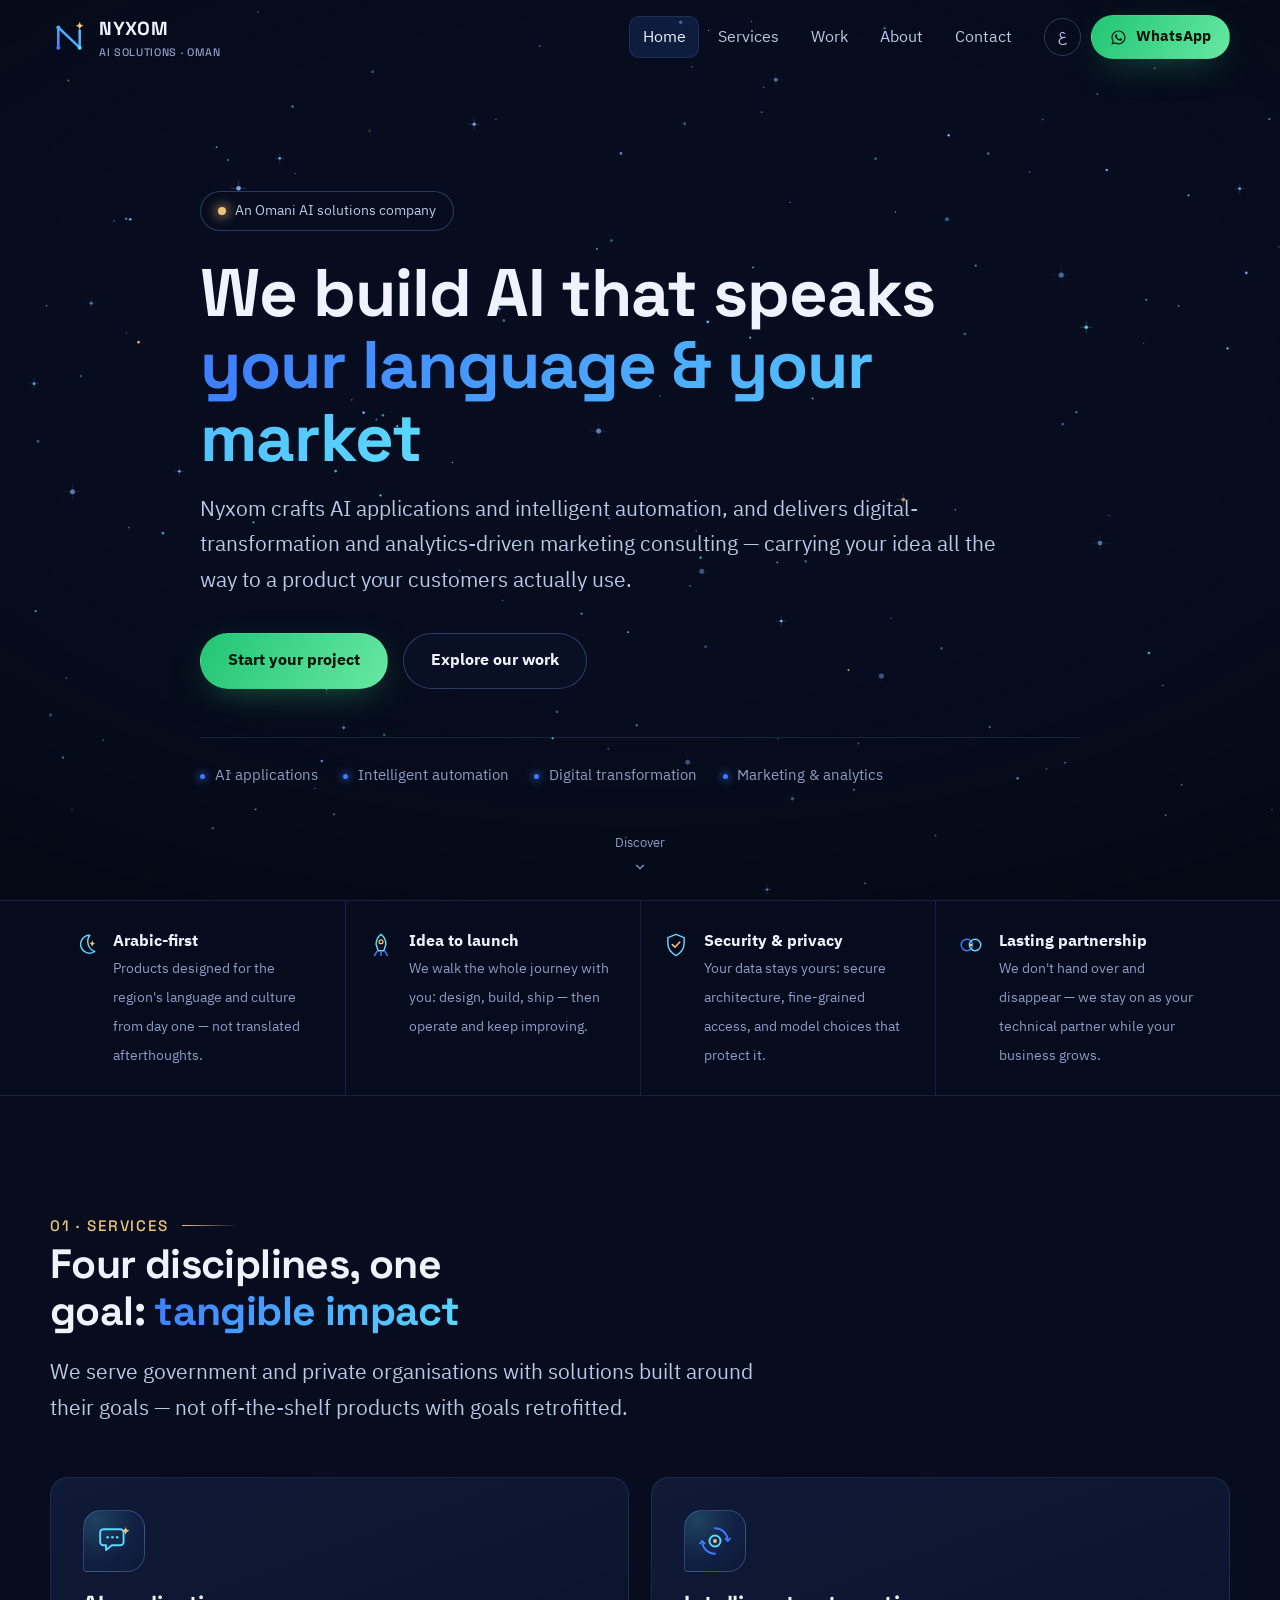
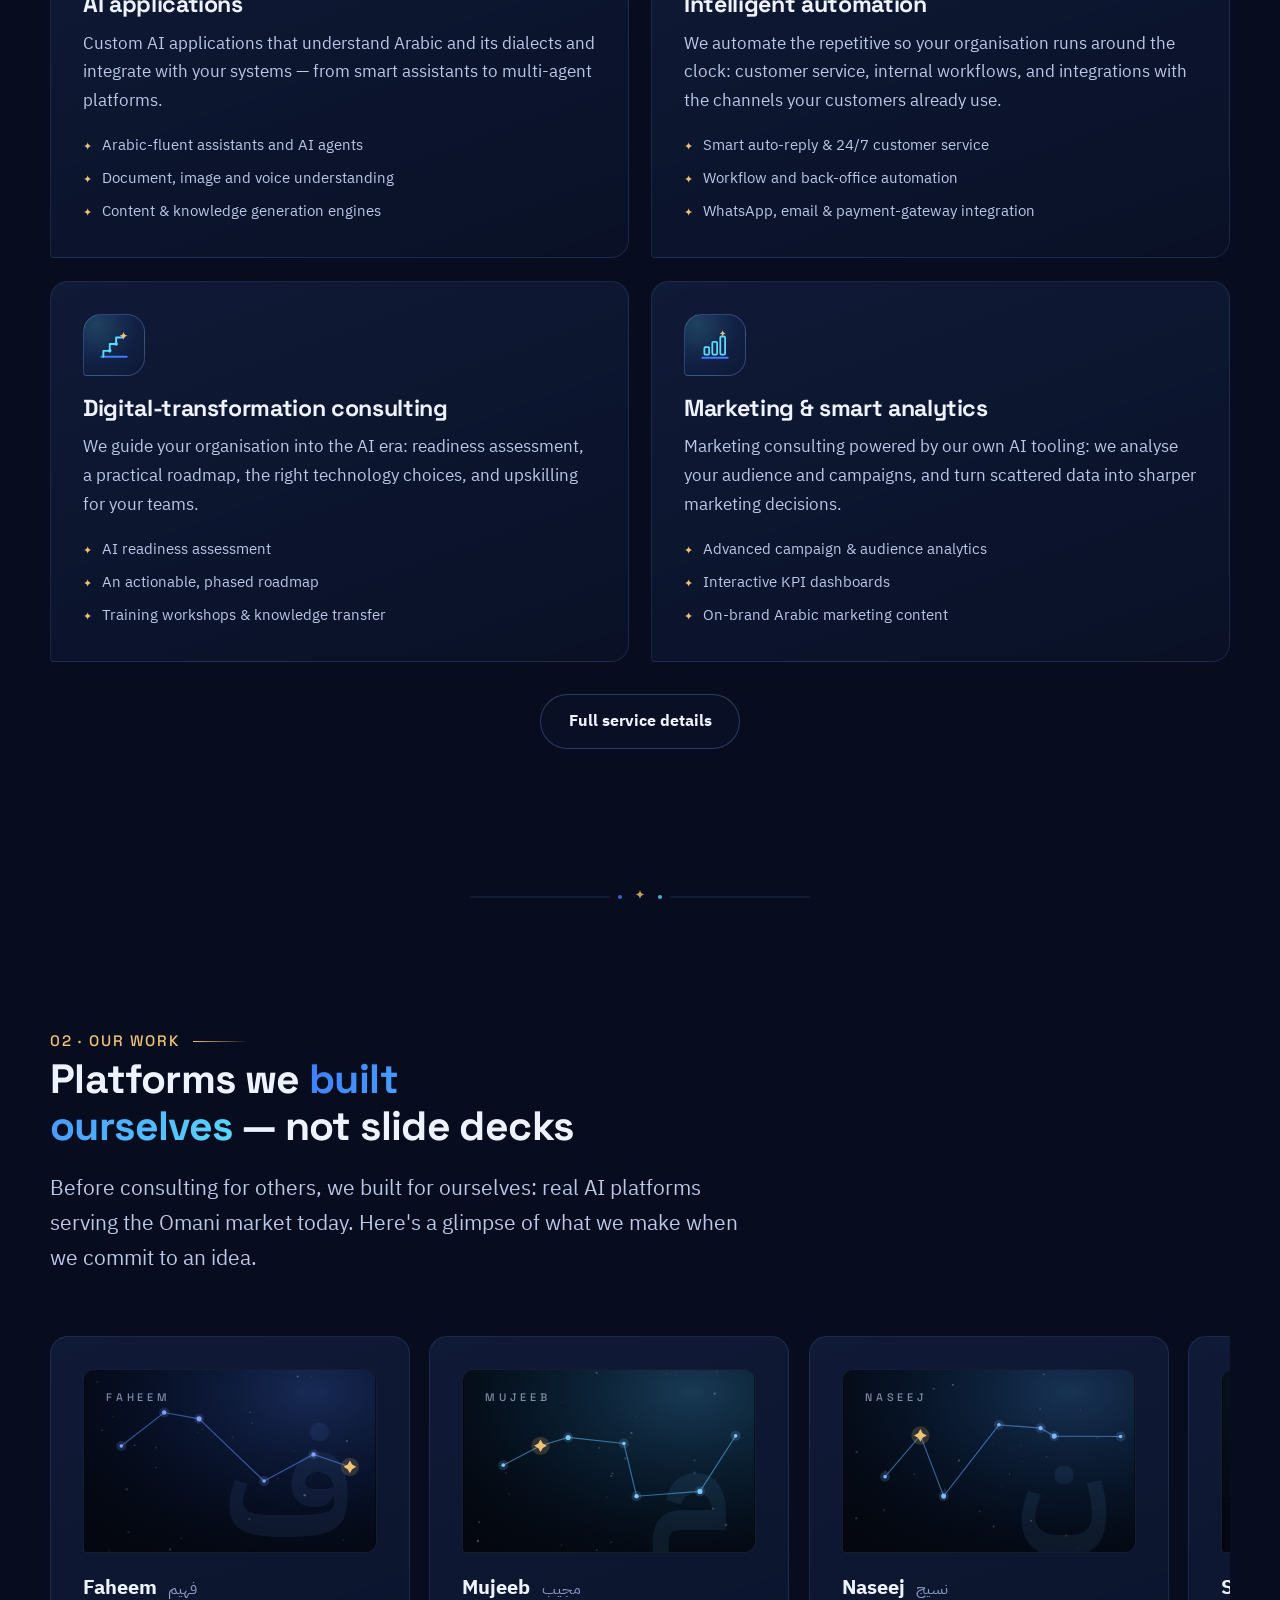
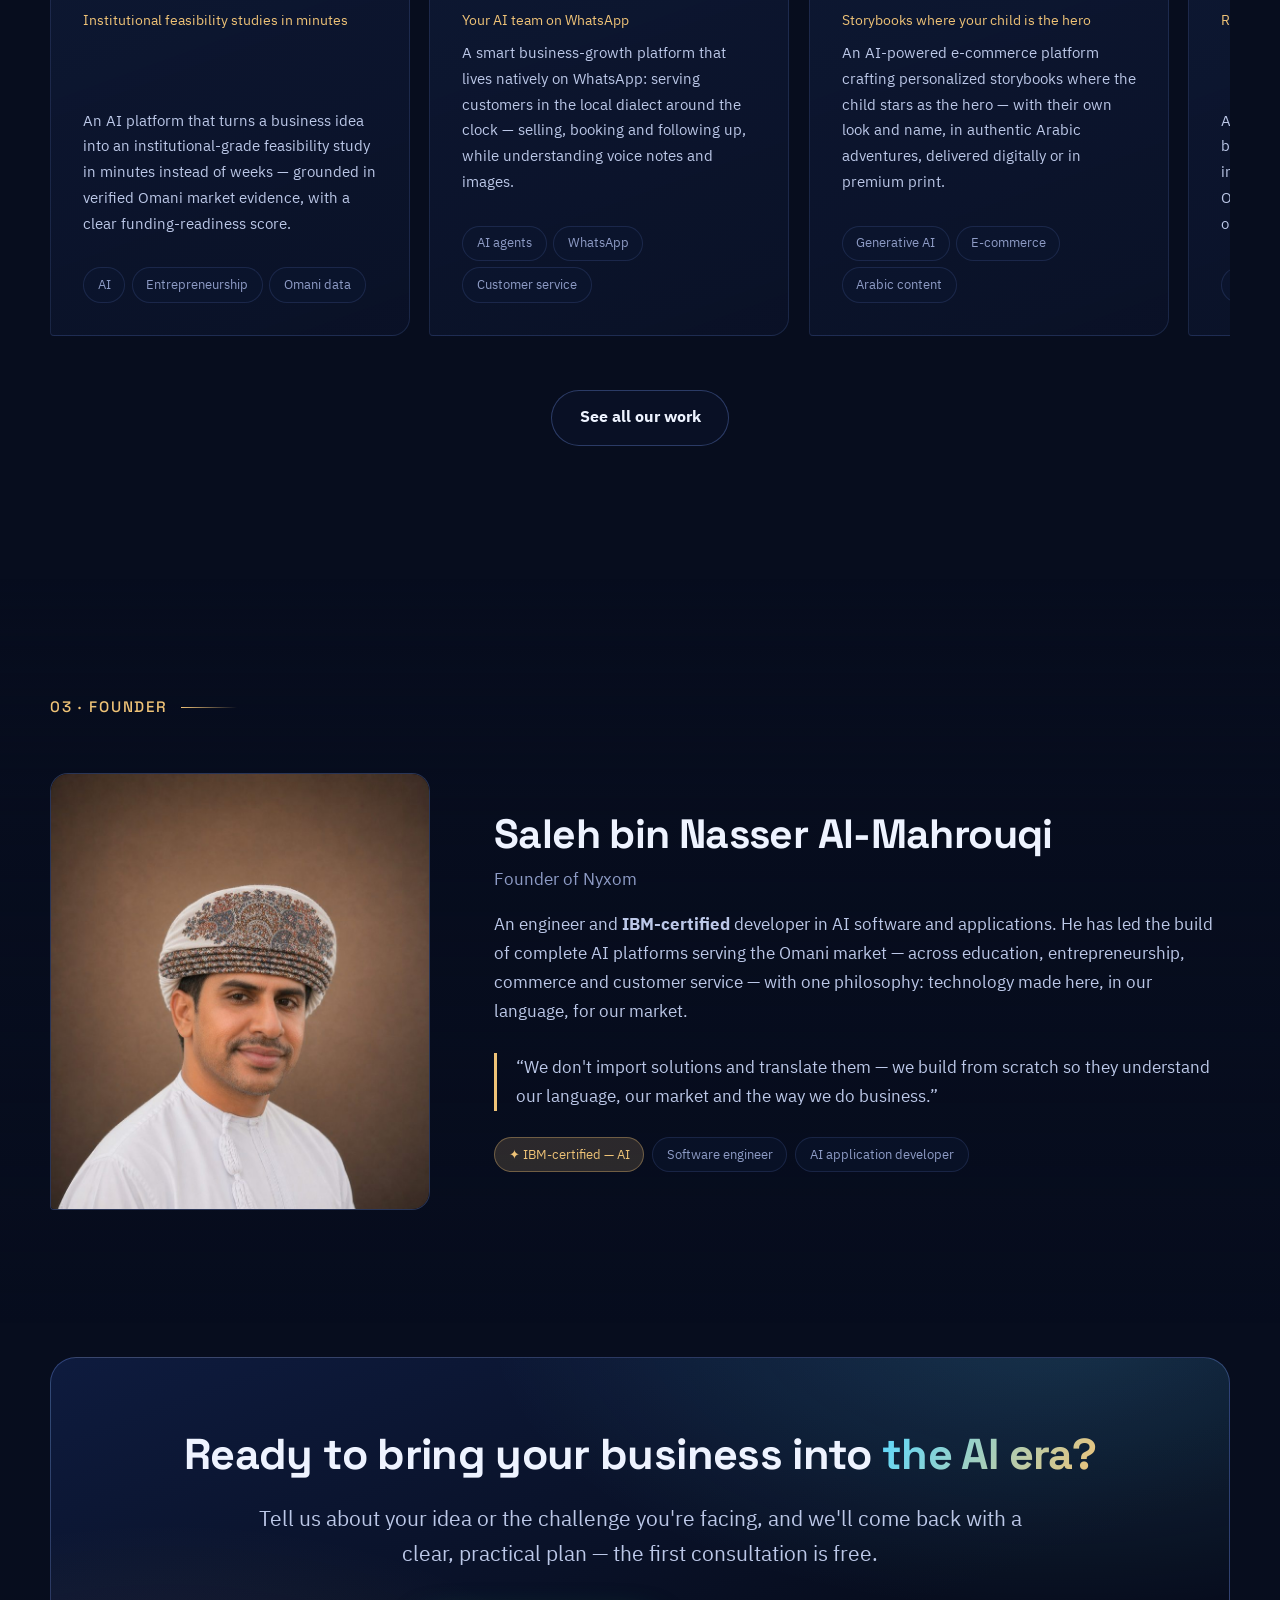
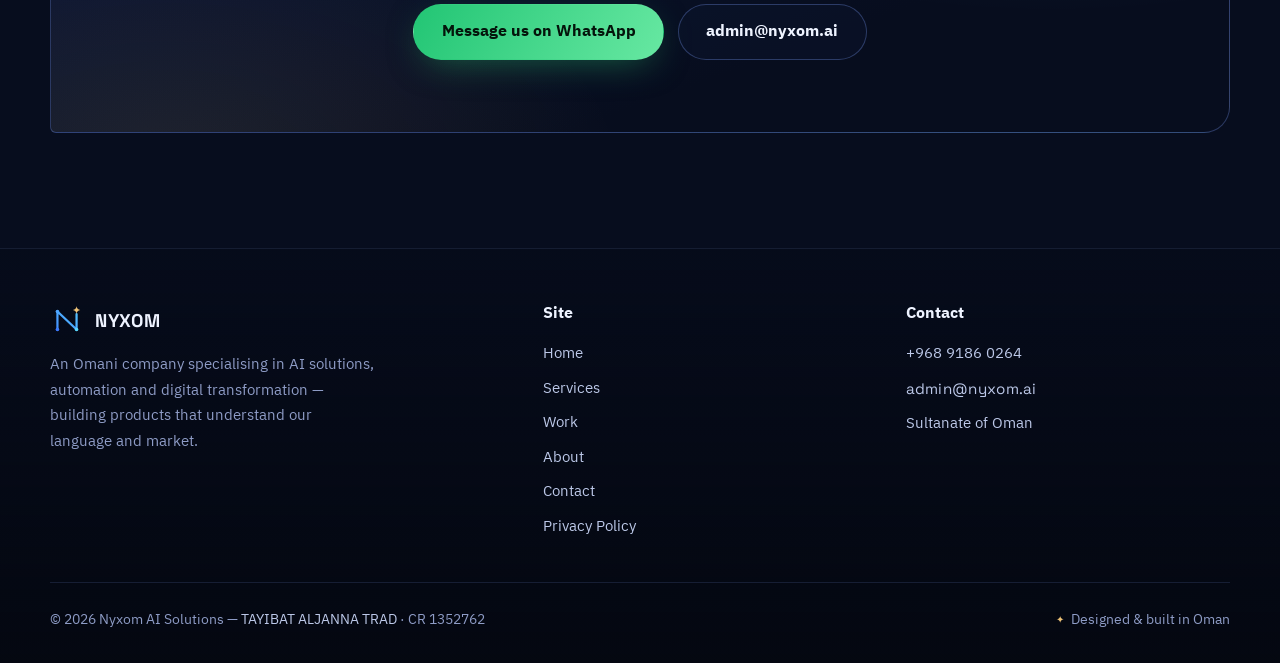
<file: en/index.html>
<!DOCTYPE html>
<html lang="en" dir="ltr">
<head>
  <meta charset="utf-8">
  <meta name="viewport" content="width=device-width, initial-scale=1">
  <title>Nyxom — AI Solutions from Oman | نكسوم</title>
  <meta name="description" content="Nyxom is an Omani company building AI applications, intelligent automation, digital-transformation consulting and AI-powered marketing analytics — from idea to a product that ships.">
  <meta name="theme-color" content="#070D1E">
  <link rel="icon" type="image/svg+xml" href="../favicon.svg">
  <link rel="apple-touch-icon" href="../assets/img/apple-touch-icon.png">
  <link rel="canonical" href="https://nyxom.ai/en/">
  <link rel="alternate" hreflang="ar" href="https://nyxom.ai/">
  <link rel="alternate" hreflang="en" href="https://nyxom.ai/en/">
  <meta property="og:type" content="website">
  <meta property="og:site_name" content="Nyxom — نكسوم">
  <meta property="og:title" content="Nyxom — AI Solutions from Oman">
  <meta property="og:description" content="AI applications, intelligent automation, digital transformation and marketing analytics — built in Oman, for our language and market.">
  <meta property="og:image" content="https://nyxom.ai/assets/img/og.png">
  <meta property="og:locale" content="en_US">
  <meta name="twitter:card" content="summary_large_image">
  <link rel="preload" href="../assets/fonts/space-grotesk-var-latin.woff2" as="font" type="font/woff2" crossorigin>
  <link rel="preload" href="../assets/fonts/plex-arabic-400-latin.woff2" as="font" type="font/woff2" crossorigin>
  <link rel="stylesheet" href="../assets/css/style.css?v=4">
  <script type="application/ld+json">
  {
    "@context": "https://schema.org",
    "@type": "Organization",
    "name": "Nyxom AI Solutions",
    "alternateName": "نكسوم لحلول الذكاء الاصطناعي",
    "url": "https://nyxom.ai/",
    "logo": "https://nyxom.ai/assets/img/logo-mark.svg",
    "email": "admin@nyxom.ai",
    "founder": { "@type": "Person", "name": "Saleh bin Nasser Al-Mahrouqi" },
    "address": { "@type": "PostalAddress", "addressCountry": "OM" },
    "parentOrganization": {
      "@type": "Organization",
      "name": "TAYIBAT ALJANNA TRAD",
      "alternateName": "مؤسسة طيبات الجنة للتجارة",
      "identifier": { "@type": "PropertyValue", "name": "Commercial Registration (Oman)", "value": "1352762" }
    },
    "contactPoint": { "@type": "ContactPoint", "telephone": "+96891860264", "contactType": "customer service", "availableLanguage": ["Arabic", "English"] }
  }
  </script>
</head>
<body>

<header class="site-header">
  <div class="container nav">
    <a class="brand" href="index.html" aria-label="Nyxom — Home">
      <svg viewBox="0 0 64 64" aria-hidden="true"><defs><linearGradient id="lgN1" x1="0" y1="64" x2="64" y2="0" gradientUnits="userSpaceOnUse"><stop offset="0" stop-color="#3D7BFF"/><stop offset="1" stop-color="#5BD9FF"/></linearGradient></defs><path d="M14 50V16l36 34V21" fill="none" stroke="url(#lgN1)" stroke-width="4.2" stroke-linecap="round" stroke-linejoin="round"/><circle cx="14" cy="50" r="3.4" fill="#3D7BFF"/><circle cx="14" cy="16" r="3.4" fill="#4FA6FF"/><circle cx="50" cy="50" r="3.4" fill="#5BD9FF"/><path d="M50 6c.8 4.4 2.6 6.2 7 7-4.4.8-6.2 2.6-7 7-.8-4.4-2.6-6.2-7-7 4.4-.8 6.2-2.6 7-7Z" fill="#EFC377"/></svg>
      <span class="latin">NYXOM<span class="brand-sub">AI SOLUTIONS · OMAN</span></span>
    </a>
    <nav aria-label="Main navigation">
      <ul class="nav-links" id="nav-links">
        <li><a href="index.html" aria-current="page">Home</a></li>
        <li><a href="services.html">Services</a></li>
        <li><a href="projects.html">Work</a></li>
        <li><a href="about.html">About</a></li>
        <li><a href="contact.html">Contact</a></li>
      </ul>
    </nav>
    <div class="nav-cta">
      <a class="lang-switch" href="../index.html" hreflang="ar" lang="ar">ع</a>
      <a class="btn btn-whatsapp btn-sm" href="https://wa.me/96891860264" target="_blank" rel="noopener">
        <svg viewBox="0 0 24 24" fill="currentColor" aria-hidden="true"><path d="M12.04 2c-5.46 0-9.91 4.45-9.91 9.91 0 1.75.46 3.45 1.32 4.95L2.05 22l5.25-1.38a9.87 9.87 0 0 0 4.74 1.21h.01c5.46 0 9.9-4.45 9.9-9.91 0-2.65-1.03-5.14-2.9-7.01A9.82 9.82 0 0 0 12.04 2Zm0 18.15h-.01a8.2 8.2 0 0 1-4.18-1.15l-.3-.18-3.12.82.83-3.04-.2-.31a8.26 8.26 0 0 1-1.26-4.38c0-4.54 3.7-8.24 8.24-8.24 2.2 0 4.27.86 5.82 2.42a8.18 8.18 0 0 1 2.41 5.83c0 4.54-3.7 8.23-8.23 8.23Zm4.52-6.16c-.25-.12-1.47-.72-1.69-.81-.23-.08-.39-.12-.56.13-.17.25-.64.81-.78.97-.14.17-.29.19-.54.06-.25-.12-1.05-.39-1.99-1.23-.74-.66-1.23-1.47-1.38-1.72-.14-.25-.02-.38.11-.51.11-.11.25-.29.37-.43.12-.14.17-.25.25-.41.08-.17.04-.31-.02-.43-.06-.12-.56-1.34-.76-1.84-.2-.48-.41-.42-.56-.43h-.48c-.17 0-.43.06-.66.31-.22.25-.86.85-.86 2.07 0 1.22.89 2.4 1.01 2.56.12.17 1.75 2.67 4.23 3.74.59.26 1.05.41 1.41.52.59.19 1.13.16 1.56.1.48-.07 1.47-.6 1.67-1.18.21-.58.21-1.07.15-1.18-.06-.1-.23-.16-.48-.28Z"/></svg>
        WhatsApp
      </a>
      <button class="nav-toggle" aria-expanded="false" aria-controls="nav-links" aria-label="Open menu">
        <svg viewBox="0 0 24 24" fill="none" stroke="currentColor" stroke-width="2" stroke-linecap="round" aria-hidden="true"><path d="M4 7h16M4 12h16M4 17h16"/></svg>
      </button>
    </div>
  </div>
</header>

<main>
  <!-- ======== HERO ======== -->
  <section class="hero">
    <canvas id="sky" aria-hidden="true"></canvas>
    <div class="container hero-inner">
      <span class="hero-badge reveal"><span class="dot"></span> An Omani AI solutions company</span>
      <h1 class="display reveal" style="--d:.08s">We build AI that speaks<br><span class="g-text">your language & your market</span></h1>
      <p class="lead reveal" style="--d:.16s">Nyxom crafts AI applications and intelligent automation, and delivers digital-transformation and analytics-driven marketing consulting — carrying your idea all the way to a product your customers actually use.</p>
      <div class="hero-actions reveal" style="--d:.24s">
        <a class="btn btn-whatsapp" href="contact.html">Start your project</a>
        <a class="btn btn-ghost" href="projects.html">Explore our work</a>
      </div>
      <div class="orbit-strip reveal" style="--d:.32s">
        <span>AI applications</span>
        <span>Intelligent automation</span>
        <span>Digital transformation</span>
        <span>Marketing & analytics</span>
      </div>
    </div>
    <div class="scroll-hint" aria-hidden="true">
      <span>Discover</span>
      <svg width="14" height="14" viewBox="0 0 24 24" fill="none" stroke="currentColor" stroke-width="2" stroke-linecap="round"><path d="M6 9l6 6 6-6"/></svg>
    </div>
  </section>

  <!-- ======== PILLARS ======== -->
  <section class="pillars" aria-label="Nyxom pillars">
    <div class="container">
      <div class="grid grid-4">
        <div class="pillar reveal">
          <svg viewBox="0 0 32 32" fill="none" aria-hidden="true"><path d="M22 4a11 11 0 1 0 6 20A13 13 0 0 1 22 4Z" stroke="#5BD9FF" stroke-width="1.8" stroke-linejoin="round"/><path d="M25 10c.5 2.6 1.5 3.6 4 4-2.5.4-3.5 1.4-4 4-.5-2.6-1.5-3.6-4-4 2.5-.4 3.5-1.4 4-4Z" fill="#EFC377"/></svg>
          <div><b>Arabic-first</b><span>Products designed for the region's language and culture from day one — not translated afterthoughts.</span></div>
        </div>
        <div class="pillar reveal" style="--d:.08s">
          <svg viewBox="0 0 32 32" fill="none" aria-hidden="true"><path d="M16 3c4 3 6 7.5 6 12l-2.5 8h-7L10 15c0-4.5 2-9 6-12Z" stroke="#5BD9FF" stroke-width="1.8" stroke-linejoin="round"/><circle cx="16" cy="12" r="2.4" stroke="#EFC377" stroke-width="1.6"/><path d="M11 24l-3 5M21 24l3 5M16 25v4" stroke="#3D7BFF" stroke-width="1.8" stroke-linecap="round"/></svg>
          <div><b>Idea to launch</b><span>We walk the whole journey with you: design, build, ship — then operate and keep improving.</span></div>
        </div>
        <div class="pillar reveal" style="--d:.16s">
          <svg viewBox="0 0 32 32" fill="none" aria-hidden="true"><path d="M16 3l10 4v7c0 6.5-4.2 11.5-10 15-5.8-3.5-10-8.5-10-15V7l10-4Z" stroke="#5BD9FF" stroke-width="1.8" stroke-linejoin="round"/><path d="M11.5 15.5l3.2 3.2 6-6.4" stroke="#EFC377" stroke-width="2" stroke-linecap="round" stroke-linejoin="round"/></svg>
          <div><b>Security & privacy</b><span>Your data stays yours: secure architecture, fine-grained access, and model choices that protect it.</span></div>
        </div>
        <div class="pillar reveal" style="--d:.24s">
          <svg viewBox="0 0 32 32" fill="none" aria-hidden="true"><circle cx="11" cy="16" r="7" stroke="#3D7BFF" stroke-width="1.8"/><circle cx="21" cy="16" r="7" stroke="#5BD9FF" stroke-width="1.8"/><circle cx="16" cy="16" r="1.6" fill="#EFC377"/></svg>
          <div><b>Lasting partnership</b><span>We don't hand over and disappear — we stay on as your technical partner while your business grows.</span></div>
        </div>
      </div>
    </div>
  </section>

  <!-- ======== SERVICES ======== -->
  <section class="section" id="services">
    <div class="container">
      <div class="section-head reveal">
        <span class="sec-num latin">01 · SERVICES</span>
        <h2>Four disciplines, one goal: <span class="g-text">tangible impact</span></h2>
        <p class="lead">We serve government and private organisations with solutions built around their goals — not off-the-shelf products with goals retrofitted.</p>
      </div>
      <div class="grid grid-2">
        <article class="card reveal">
          <div class="icon-orb"><svg viewBox="0 0 32 32" fill="none" aria-hidden="true"><path d="M6 5h16a3 3 0 0 1 3 3v9a3 3 0 0 1-3 3H14l-5.5 4.5V20H6a3 3 0 0 1-3-3V8a3 3 0 0 1 3-3Z" stroke="#5BD9FF" stroke-width="1.8" stroke-linejoin="round"/><circle cx="10" cy="12.5" r="1.2" fill="#5BD9FF"/><circle cx="14.5" cy="12.5" r="1.2" fill="#5BD9FF"/><circle cx="19" cy="12.5" r="1.2" fill="#5BD9FF"/><path d="M27 2.5c.5 2.4 1.4 3.3 3.8 3.8-2.4.5-3.3 1.4-3.8 3.8-.5-2.4-1.4-3.3-3.8-3.8 2.4-.5 3.3-1.4 3.8-3.8Z" fill="#EFC377"/></svg></div>
          <h3>AI applications</h3>
          <p>Custom AI applications that understand Arabic and its dialects and integrate with your systems — from smart assistants to multi-agent platforms.</p>
          <ul class="tick-list">
            <li>Arabic-fluent assistants and AI agents</li>
            <li>Document, image and voice understanding</li>
            <li>Content & knowledge generation engines</li>
          </ul>
        </article>
        <article class="card reveal" style="--d:.08s">
          <div class="icon-orb"><svg viewBox="0 0 32 32" fill="none" aria-hidden="true"><circle cx="16" cy="16" r="5.2" stroke="#5BD9FF" stroke-width="1.8"/><path d="M16 4a12 12 0 0 1 12 12" stroke="#3D7BFF" stroke-width="1.8" stroke-linecap="round"/><path d="M16 28A12 12 0 0 1 4 16" stroke="#3D7BFF" stroke-width="1.8" stroke-linecap="round"/><path d="M28 16l2.2-2.2M28 16l-2.2-2.2" stroke="#3D7BFF" stroke-width="1.6" stroke-linecap="round"/><path d="M4 16l-2.2 2.2M4 16l2.2 2.2" stroke="#3D7BFF" stroke-width="1.6" stroke-linecap="round"/><circle cx="16" cy="16" r="1.8" fill="#EFC377"/></svg></div>
          <h3>Intelligent automation</h3>
          <p>We automate the repetitive so your organisation runs around the clock: customer service, internal workflows, and integrations with the channels your customers already use.</p>
          <ul class="tick-list">
            <li>Smart auto-reply & 24/7 customer service</li>
            <li>Workflow and back-office automation</li>
            <li>WhatsApp, email & payment-gateway integration</li>
          </ul>
        </article>
        <article class="card reveal" style="--d:.16s">
          <div class="icon-orb"><svg viewBox="0 0 32 32" fill="none" aria-hidden="true"><path d="M4 27h24" stroke="#3D7BFF" stroke-width="1.8" stroke-linecap="round"/><path d="M6 27v-5.5h6V15h6V9h6" stroke="#5BD9FF" stroke-width="1.8" stroke-linecap="round" stroke-linejoin="round"/><circle cx="12" cy="21.5" r="1.7" fill="#5BD9FF"/><circle cx="18" cy="15" r="1.7" fill="#5BD9FF"/><path d="M25 3.5c.5 2.4 1.4 3.3 3.8 3.8-2.4.5-3.3 1.4-3.8 3.8-.5-2.4-1.4-3.3-3.8-3.8 2.4-.5 3.3-1.4 3.8-3.8Z" fill="#EFC377"/></svg></div>
          <h3>Digital-transformation consulting</h3>
          <p>We guide your organisation into the AI era: readiness assessment, a practical roadmap, the right technology choices, and upskilling for your teams.</p>
          <ul class="tick-list">
            <li>AI readiness assessment</li>
            <li>An actionable, phased roadmap</li>
            <li>Training workshops & knowledge transfer</li>
          </ul>
        </article>
        <article class="card reveal" style="--d:.24s">
          <div class="icon-orb"><svg viewBox="0 0 32 32" fill="none" aria-hidden="true"><path d="M4 28h24" stroke="#3D7BFF" stroke-width="1.8" stroke-linecap="round"/><rect x="6" y="18" width="4.5" height="7" rx="1" stroke="#5BD9FF" stroke-width="1.7"/><rect x="13.5" y="13" width="4.5" height="12" rx="1" stroke="#5BD9FF" stroke-width="1.7"/><rect x="21" y="8" width="4.5" height="17" rx="1" stroke="#5BD9FF" stroke-width="1.7"/><path d="M23.2 2c.4 1.9 1.1 2.6 3 3-1.9.4-2.6 1.1-3 3-.4-1.9-1.1-2.6-3-3 1.9-.4 2.6-1.1 3-3Z" fill="#EFC377"/></svg></div>
          <h3>Marketing & smart analytics</h3>
          <p>Marketing consulting powered by our own AI tooling: we analyse your audience and campaigns, and turn scattered data into sharper marketing decisions.</p>
          <ul class="tick-list">
            <li>Advanced campaign & audience analytics</li>
            <li>Interactive KPI dashboards</li>
            <li>On-brand Arabic marketing content</li>
          </ul>
        </article>
      </div>
      <p class="center mt-2 reveal"><a class="btn btn-ghost" href="services.html">Full service details</a></p>
    </div>
  </section>

  <div class="star-divider" aria-hidden="true">
    <svg viewBox="0 0 340 18" fill="none"><path d="M0 9h140M200 9h140" stroke="rgba(125,160,255,.25)"/><circle cx="150" cy="9" r="2" fill="#3D7BFF"/><circle cx="190" cy="9" r="2" fill="#5BD9FF"/><path d="M170 2c.5 2.8 1.7 4 4.5 4.5-2.8.5-4 1.7-4.5 4.5-.5-2.8-1.7-4-4.5-4.5 2.8-.5 4-1.7 4.5-4.5Z" fill="#EFC377"/></svg>
  </div>

  <!-- ======== PROJECTS ======== -->
  <section class="section" id="projects">
    <div class="container">
      <div class="section-head reveal">
        <span class="sec-num latin">02 · OUR WORK</span>
        <h2>Platforms we <span class="g-text">built ourselves</span> — not slide decks</h2>
        <p class="lead">Before consulting for others, we built for ourselves: real AI platforms serving the Omani market today. Here's a glimpse of what we make when we commit to an idea.</p>
      </div>
    </div>
    <div class="container rail-wrap">
      <div class="rail" id="projects-rail"></div>
    </div>
    <div class="container">
      <p class="center mt-2 reveal"><a class="btn btn-ghost" href="projects.html">See all our work</a></p>
    </div>
  </section>

  <!-- ======== FOUNDER ======== -->
  <section class="section" id="founder" style="background:linear-gradient(to bottom, transparent, rgba(7,13,30,.55) 30%, transparent)">
    <div class="container">
      <div class="section-head reveal">
        <span class="sec-num latin">03 · FOUNDER</span>
      </div>
      <div class="founder">
        <div class="founder-portrait reveal">
          <img src="../assets/img/founder.jpg" alt="Saleh bin Nasser Al-Mahrouqi — Founder of Nyxom" width="900" height="900" decoding="async">
        </div>
        <div class="reveal" style="--d:.1s">
          <h2 style="margin-bottom:.2em">Saleh bin Nasser Al-Mahrouqi</h2>
          <p class="muted" style="font-size:1.05rem">Founder of Nyxom</p>
          <p>An engineer and <b>IBM-certified</b> developer in AI software and applications. He has led the build of complete AI platforms serving the Omani market — across education, entrepreneurship, commerce and customer service — with one philosophy: technology made here, in our language, for our market.</p>
          <blockquote class="founder-quote">“We don't import solutions and translate them — we build from scratch so they understand our language, our market and the way we do business.”</blockquote>
          <div class="cred-chips">
            <span class="chip gold">✦ IBM-certified — AI</span>
            <span class="chip">Software engineer</span>
            <span class="chip">AI application developer</span>
          </div>
        </div>
      </div>
    </div>
  </section>

  <!-- ======== CTA ======== -->
  <section class="section" style="padding-block-start:2rem">
    <div class="container">
      <div class="cta-band reveal">
        <h2>Ready to bring your business into <span class="g-gold">the AI era?</span></h2>
        <p class="lead">Tell us about your idea or the challenge you're facing, and we'll come back with a clear, practical plan — the first consultation is free.</p>
        <div class="hero-actions">
          <a class="btn btn-whatsapp" href="https://wa.me/96891860264?text=Hello%20Nyxom%20%F0%9F%91%8B%20I%27d%20like%20to%20ask%20about%20your%20services" target="_blank" rel="noopener">Message us on WhatsApp</a>
          <a class="btn btn-ghost" href="mailto:admin@nyxom.ai">admin@nyxom.ai</a>
        </div>
      </div>
    </div>
  </section>
</main>

<footer class="site-footer">
  <div class="container">
    <div class="footer-grid">
      <div>
        <div class="footer-brand">
          <svg viewBox="0 0 64 64" aria-hidden="true"><defs><linearGradient id="lgN2" x1="0" y1="64" x2="64" y2="0" gradientUnits="userSpaceOnUse"><stop offset="0" stop-color="#3D7BFF"/><stop offset="1" stop-color="#5BD9FF"/></linearGradient></defs><path d="M14 50V16l36 34V21" fill="none" stroke="url(#lgN2)" stroke-width="4.2" stroke-linecap="round" stroke-linejoin="round"/><circle cx="14" cy="50" r="3.4" fill="#3D7BFF"/><circle cx="14" cy="16" r="3.4" fill="#4FA6FF"/><circle cx="50" cy="50" r="3.4" fill="#5BD9FF"/><path d="M50 6c.8 4.4 2.6 6.2 7 7-4.4.8-6.2 2.6-7 7-.8-4.4-2.6-6.2-7-7 4.4-.8 6.2-2.6 7-7Z" fill="#EFC377"/></svg>
          <span class="latin">NYXOM</span>
        </div>
        <p class="muted" style="max-width:36ch">An Omani company specialising in AI solutions, automation and digital transformation — building products that understand our language and market.</p>
      </div>
      <div>
        <h4>Site</h4>
        <ul>
          <li><a href="index.html">Home</a></li>
          <li><a href="services.html">Services</a></li>
          <li><a href="projects.html">Work</a></li>
          <li><a href="about.html">About</a></li>
          <li><a href="contact.html">Contact</a></li>
          <li><a href="/privacy">Privacy Policy</a></li>
        </ul>
      </div>
      <div>
        <h4>Contact</h4>
        <ul>
          <li><a href="https://wa.me/96891860264" target="_blank" rel="noopener">+968 9186 0264</a></li>
          <li><a href="mailto:admin@nyxom.ai" class="latin">admin@nyxom.ai</a></li>
          <li>Sultanate of Oman</li>
        </ul>
      </div>
    </div>
    <div class="footer-bottom">
      <span>© <span data-year>2026</span> Nyxom AI Solutions — <span class="reg">TAYIBAT ALJANNA TRAD</span> · CR <span class="cr" dir="ltr">1352762</span></span>
      <span class="made-in">Designed & built in Oman</span>
    </div>
  </div>
</footer>

<script src="../assets/js/sky.js"></script>
<script src="../assets/js/main.js?v=4"></script>
<script src="../assets/js/projects.js"></script>
<script>NYXOM_PROJECTS.mount('#projects-rail', 'en');</script>
</body>
</html>
</file>
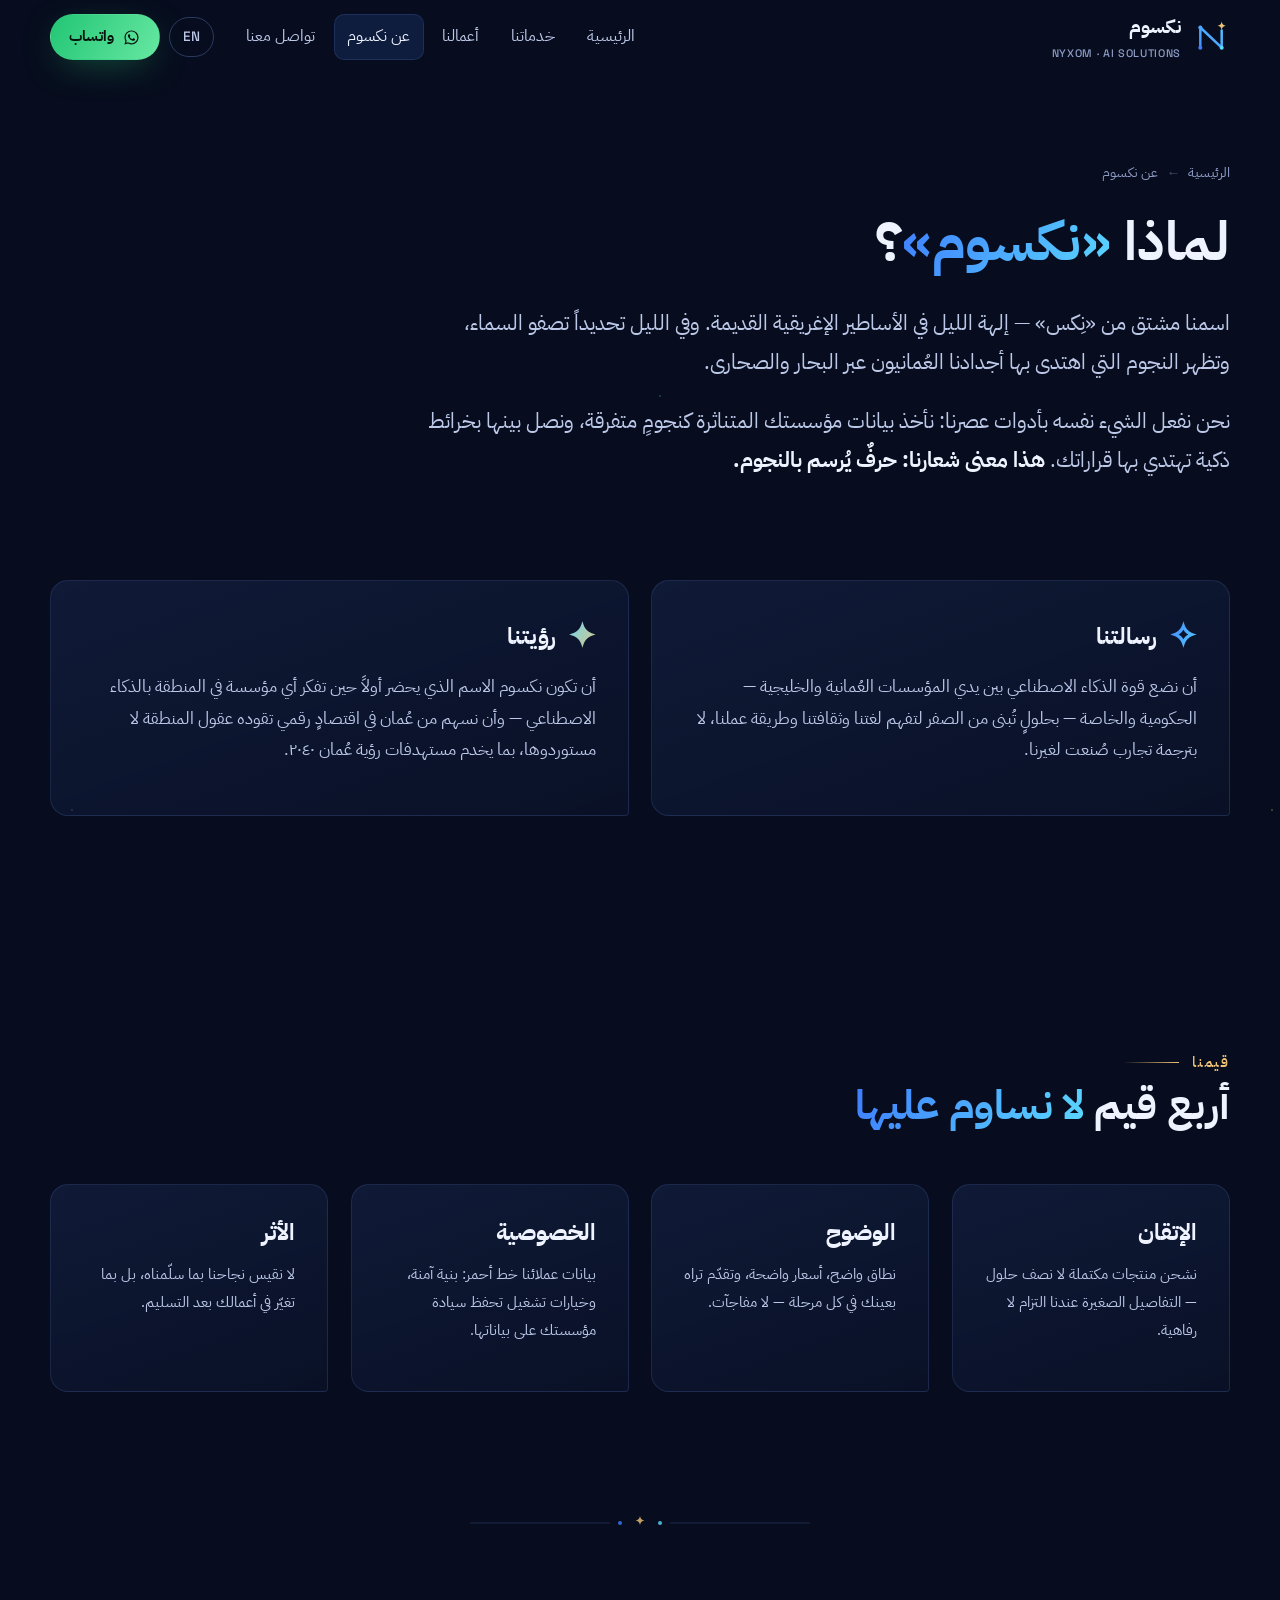
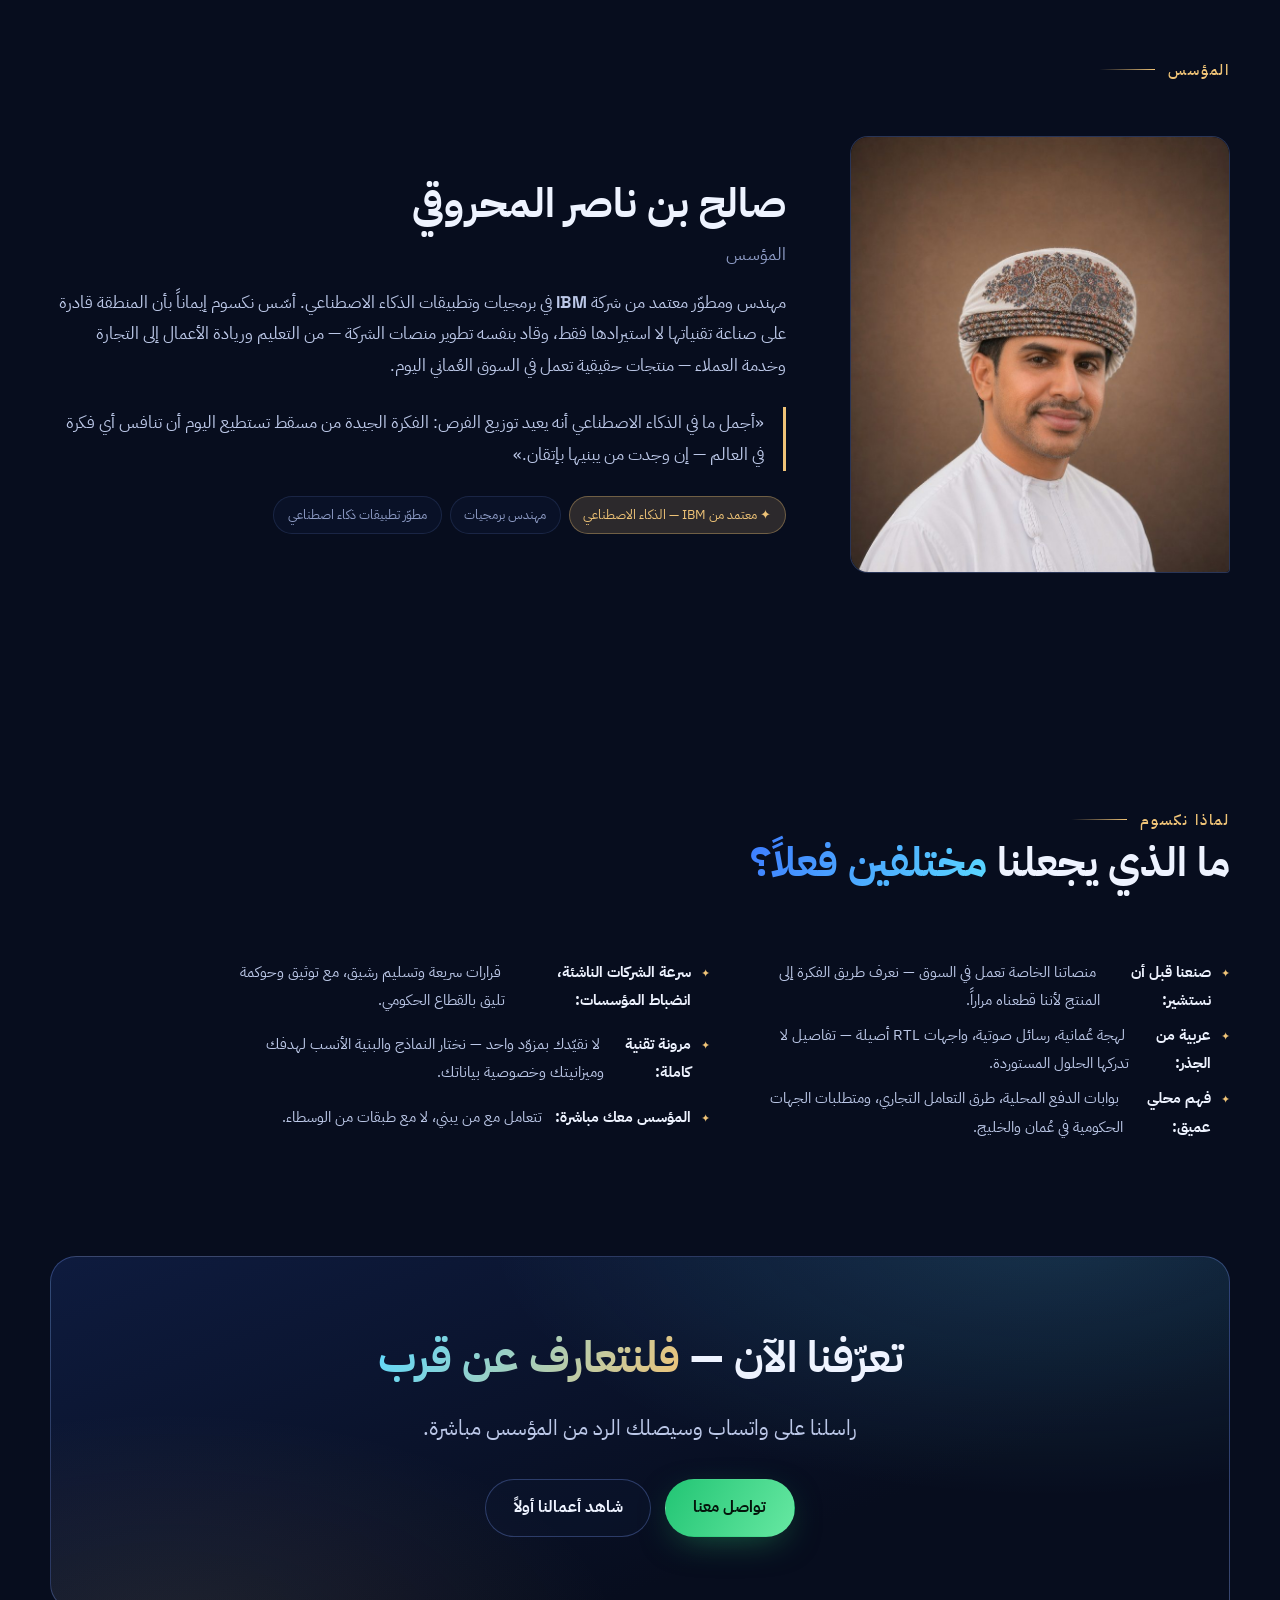
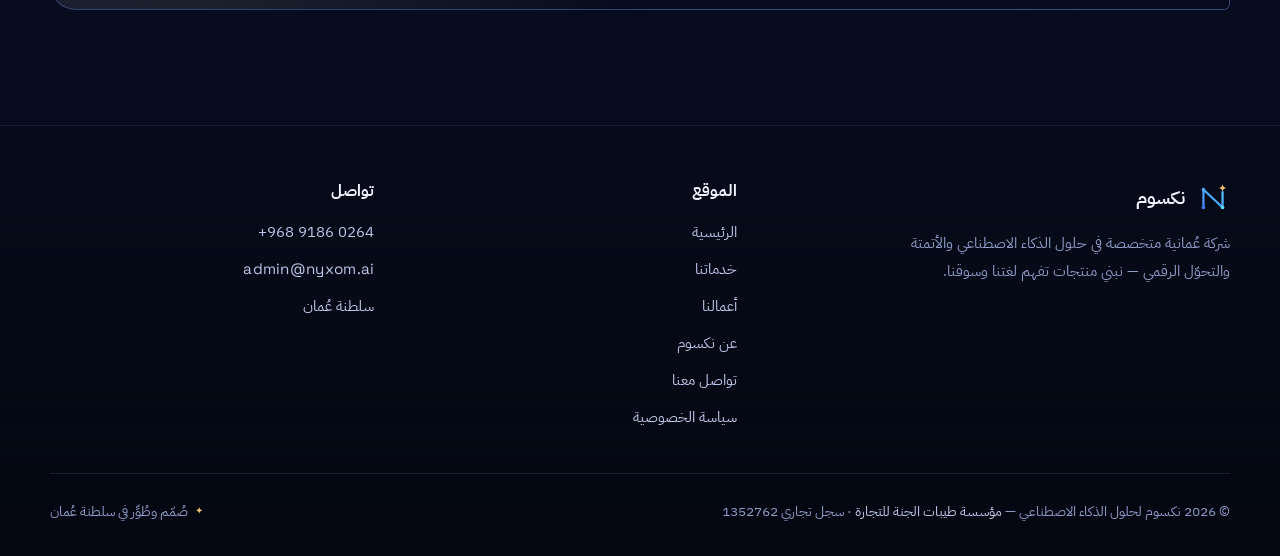
<file: about.html>
<!DOCTYPE html>
<html lang="ar" dir="rtl">
<head>
  <meta charset="utf-8">
  <meta name="viewport" content="width=device-width, initial-scale=1">
  <title>عن نكسوم — شركة عُمانية لحلول الذكاء الاصطناعي</title>
  <meta name="description" content="قصة نكسوم: شركة عُمانية أسسها المهندس صالح بن ناصر المحروقي، المعتمد من IBM في برمجيات وتطبيقات الذكاء الاصطناعي — نبني حلولاً تفهم لغتنا وسوقنا.">
  <meta name="theme-color" content="#070D1E">
  <link rel="icon" type="image/svg+xml" href="favicon.svg">
  <link rel="canonical" href="https://nyxom.ai/about.html">
  <link rel="alternate" hreflang="ar" href="https://nyxom.ai/about.html">
  <link rel="alternate" hreflang="en" href="https://nyxom.ai/en/about.html">
  <meta property="og:type" content="website">
  <meta property="og:title" content="عن نكسوم">
  <meta property="og:description" content="شركة عُمانية لحلول الذكاء الاصطناعي — نبني منتجات تفهم لغتنا وسوقنا.">
  <meta property="og:image" content="https://nyxom.ai/assets/img/og.png">
  <link rel="preload" href="assets/fonts/plex-arabic-700-arabic.woff2" as="font" type="font/woff2" crossorigin>
  <link rel="preload" href="assets/fonts/plex-arabic-400-arabic.woff2" as="font" type="font/woff2" crossorigin>
  <link rel="stylesheet" href="assets/css/style.css?v=4">
</head>
<body>

<header class="site-header">
  <div class="container nav">
    <a class="brand" href="index.html" aria-label="نكسوم — الرئيسية">
      <svg viewBox="0 0 64 64" aria-hidden="true"><defs><linearGradient id="lgN1" x1="0" y1="64" x2="64" y2="0" gradientUnits="userSpaceOnUse"><stop offset="0" stop-color="#3D7BFF"/><stop offset="1" stop-color="#5BD9FF"/></linearGradient></defs><path d="M14 50V16l36 34V21" fill="none" stroke="url(#lgN1)" stroke-width="4.2" stroke-linecap="round" stroke-linejoin="round"/><circle cx="14" cy="50" r="3.4" fill="#3D7BFF"/><circle cx="14" cy="16" r="3.4" fill="#4FA6FF"/><circle cx="50" cy="50" r="3.4" fill="#5BD9FF"/><path d="M50 6c.8 4.4 2.6 6.2 7 7-4.4.8-6.2 2.6-7 7-.8-4.4-2.6-6.2-7-7 4.4-.8 6.2-2.6 7-7Z" fill="#EFC377"/></svg>
      <span>نكسوم<span class="brand-sub latin">NYXOM · AI SOLUTIONS</span></span>
    </a>
    <nav aria-label="التنقل الرئيسي">
      <ul class="nav-links" id="nav-links">
        <li><a href="index.html">الرئيسية</a></li>
        <li><a href="services.html">خدماتنا</a></li>
        <li><a href="projects.html">أعمالنا</a></li>
        <li><a href="about.html" aria-current="page">عن نكسوم</a></li>
        <li><a href="contact.html">تواصل معنا</a></li>
      </ul>
    </nav>
    <div class="nav-cta">
      <a class="lang-switch" href="en/about.html" hreflang="en" lang="en">EN</a>
      <a class="btn btn-whatsapp btn-sm" href="https://wa.me/96891860264" target="_blank" rel="noopener">
        <svg viewBox="0 0 24 24" fill="currentColor" aria-hidden="true"><path d="M12.04 2c-5.46 0-9.91 4.45-9.91 9.91 0 1.75.46 3.45 1.32 4.95L2.05 22l5.25-1.38a9.87 9.87 0 0 0 4.74 1.21h.01c5.46 0 9.9-4.45 9.9-9.91 0-2.65-1.03-5.14-2.9-7.01A9.82 9.82 0 0 0 12.04 2Zm0 18.15h-.01a8.2 8.2 0 0 1-4.18-1.15l-.3-.18-3.12.82.83-3.04-.2-.31a8.26 8.26 0 0 1-1.26-4.38c0-4.54 3.7-8.24 8.24-8.24 2.2 0 4.27.86 5.82 2.42a8.18 8.18 0 0 1 2.41 5.83c0 4.54-3.7 8.23-8.23 8.23Zm4.52-6.16c-.25-.12-1.47-.72-1.69-.81-.23-.08-.39-.12-.56.13-.17.25-.64.81-.78.97-.14.17-.29.19-.54.06-.25-.12-1.05-.39-1.99-1.23-.74-.66-1.23-1.47-1.38-1.72-.14-.25-.02-.38.11-.51.11-.11.25-.29.37-.43.12-.14.17-.25.25-.41.08-.17.04-.31-.02-.43-.06-.12-.56-1.34-.76-1.84-.2-.48-.41-.42-.56-.43h-.48c-.17 0-.43.06-.66.31-.22.25-.86.85-.86 2.07 0 1.22.89 2.4 1.01 2.56.12.17 1.75 2.67 4.23 3.74.59.26 1.05.41 1.41.52.59.19 1.13.16 1.56.1.48-.07 1.47-.6 1.67-1.18.21-.58.21-1.07.15-1.18-.06-.1-.23-.16-.48-.28Z"/></svg>
        واتساب
      </a>
      <button class="nav-toggle" aria-expanded="false" aria-controls="nav-links" aria-label="فتح القائمة">
        <svg viewBox="0 0 24 24" fill="none" stroke="currentColor" stroke-width="2" stroke-linecap="round" aria-hidden="true"><path d="M4 7h16M4 12h16M4 17h16"/></svg>
      </button>
    </div>
  </div>
</header>

<main>
  <section class="page-hero">
    <div class="container">
      <nav class="breadcrumbs reveal" aria-label="مسار التنقل"><a href="index.html">الرئيسية</a><span class="sep">←</span><span>عن نكسوم</span></nav>
      <h1 class="display reveal" style="--d:.06s">لماذا <span class="g-text">«نكسوم»</span>؟</h1>
      <p class="lead reveal" style="--d:.14s">اسمنا مشتق من «نِكس» — إلهة الليل في الأساطير الإغريقية القديمة. وفي الليل تحديداً تصفو السماء، وتظهر النجوم التي اهتدى بها أجدادنا العُمانيون عبر البحار والصحارى.</p>
      <p class="lead reveal" style="--d:.2s">نحن نفعل الشيء نفسه بأدوات عصرنا: نأخذ بيانات مؤسستك المتناثرة كنجومٍ متفرقة، ونصل بينها بخرائط ذكية تهتدي بها قراراتك. <b style="color:var(--t-0)">هذا معنى شعارنا: حرفٌ يُرسم بالنجوم.</b></p>
    </div>
  </section>

  <section class="section" style="padding-block-start:1.5rem">
    <div class="container">
      <div class="grid grid-2">
        <article class="card reveal">
          <h3><span class="g-text" style="font-size:1.5em">✧</span> رسالتنا</h3>
          <p>أن نضع قوة الذكاء الاصطناعي بين يدي المؤسسات العُمانية والخليجية — الحكومية والخاصة — بحلولٍ تُبنى من الصفر لتفهم لغتنا وثقافتنا وطريقة عملنا، لا بترجمة تجارب صُنعت لغيرنا.</p>
        </article>
        <article class="card reveal" style="--d:.08s">
          <h3><span class="g-gold" style="font-size:1.5em">✦</span> رؤيتنا</h3>
          <p>أن تكون نكسوم الاسم الذي يحضر أولاً حين تفكر أي مؤسسة في المنطقة بالذكاء الاصطناعي — وأن نسهم من عُمان في اقتصادٍ رقمي تقوده عقول المنطقة لا مستوردوها، بما يخدم مستهدفات رؤية عُمان ٢٠٤٠.</p>
        </article>
      </div>
    </div>
  </section>

  <section class="section">
    <div class="container">
      <div class="section-head reveal">
        <span class="sec-num">قيمنا</span>
        <h2>أربع قيم <span class="g-text">لا نساوم عليها</span></h2>
      </div>
      <div class="grid grid-4">
        <article class="card reveal">
          <h3>الإتقان</h3>
          <p style="font-size:.95rem">نشحن منتجات مكتملة لا نصف حلول — التفاصيل الصغيرة عندنا التزام لا رفاهية.</p>
        </article>
        <article class="card reveal" style="--d:.07s">
          <h3>الوضوح</h3>
          <p style="font-size:.95rem">نطاق واضح، أسعار واضحة، وتقدّم تراه بعينك في كل مرحلة — لا مفاجآت.</p>
        </article>
        <article class="card reveal" style="--d:.14s">
          <h3>الخصوصية</h3>
          <p style="font-size:.95rem">بيانات عملائنا خط أحمر: بنية آمنة، وخيارات تشغيل تحفظ سيادة مؤسستك على بياناتها.</p>
        </article>
        <article class="card reveal" style="--d:.21s">
          <h3>الأثر</h3>
          <p style="font-size:.95rem">لا نقيس نجاحنا بما سلّمناه، بل بما تغيّر في أعمالك بعد التسليم.</p>
        </article>
      </div>
    </div>
  </section>

  <div class="star-divider" aria-hidden="true">
    <svg viewBox="0 0 340 18" fill="none"><path d="M0 9h140M200 9h140" stroke="rgba(125,160,255,.25)"/><circle cx="150" cy="9" r="2" fill="#3D7BFF"/><circle cx="190" cy="9" r="2" fill="#5BD9FF"/><path d="M170 2c.5 2.8 1.7 4 4.5 4.5-2.8.5-4 1.7-4.5 4.5-.5-2.8-1.7-4-4.5-4.5 2.8-.5 4-1.7 4.5-4.5Z" fill="#EFC377"/></svg>
  </div>

  <section class="section" id="founder">
    <div class="container">
      <div class="section-head reveal">
        <span class="sec-num">المؤسس</span>
      </div>
      <div class="founder">
        <div class="founder-portrait reveal">
          <img src="assets/img/founder.jpg" alt="صالح بن ناصر المحروقي — مؤسس نكسوم" width="900" height="900" decoding="async">
        </div>
        <div class="reveal" style="--d:.1s">
          <h2 style="margin-bottom:.2em">صالح بن ناصر المحروقي</h2>
          <p class="muted" style="font-size:1.05rem">المؤسس</p>
          <p>مهندس ومطوّر معتمد من شركة <b class="latin">IBM</b> في برمجيات وتطبيقات الذكاء الاصطناعي. أسّس نكسوم إيماناً بأن المنطقة قادرة على صناعة تقنياتها لا استيرادها فقط، وقاد بنفسه تطوير منصات الشركة — من التعليم وريادة الأعمال إلى التجارة وخدمة العملاء — منتجات حقيقية تعمل في السوق العُماني اليوم.</p>
          <blockquote class="founder-quote">«أجمل ما في الذكاء الاصطناعي أنه يعيد توزيع الفرص: الفكرة الجيدة من مسقط تستطيع اليوم أن تنافس أي فكرة في العالم — إن وجدت من يبنيها بإتقان.»</blockquote>
          <div class="cred-chips">
            <span class="chip gold">✦ معتمد من IBM — الذكاء الاصطناعي</span>
            <span class="chip">مهندس برمجيات</span>
            <span class="chip">مطوّر تطبيقات ذكاء اصطناعي</span>
          </div>
        </div>
      </div>
    </div>
  </section>

  <section class="section">
    <div class="container">
      <div class="section-head reveal">
        <span class="sec-num">لماذا نكسوم</span>
        <h2>ما الذي يجعلنا <span class="g-text">مختلفين فعلاً؟</span></h2>
      </div>
      <div class="grid grid-2" style="gap:1rem 2.5rem;max-width:1000px">
        <ul class="tick-list reveal" style="font-size:1.02rem">
          <li><b style="color:var(--t-0)">صنعنا قبل أن نستشير:</b>&nbsp;منصاتنا الخاصة تعمل في السوق — نعرف طريق الفكرة إلى المنتج لأننا قطعناه مراراً.</li>
          <li><b style="color:var(--t-0)">عربية من الجذر:</b>&nbsp;لهجة عُمانية، رسائل صوتية، واجهات RTL أصيلة — تفاصيل لا تدركها الحلول المستوردة.</li>
          <li><b style="color:var(--t-0)">فهم محلي عميق:</b>&nbsp;بوابات الدفع المحلية، طرق التعامل التجاري، ومتطلبات الجهات الحكومية في عُمان والخليج.</li>
        </ul>
        <ul class="tick-list reveal" style="--d:.1s;font-size:1.02rem">
          <li><b style="color:var(--t-0)">سرعة الشركات الناشئة، انضباط المؤسسات:</b>&nbsp;قرارات سريعة وتسليم رشيق، مع توثيق وحوكمة تليق بالقطاع الحكومي.</li>
          <li><b style="color:var(--t-0)">مرونة تقنية كاملة:</b>&nbsp;لا نقيّدك بمزوّد واحد — نختار النماذج والبنية الأنسب لهدفك وميزانيتك وخصوصية بياناتك.</li>
          <li><b style="color:var(--t-0)">المؤسس معك مباشرة:</b>&nbsp;تتعامل مع من يبني، لا مع طبقات من الوسطاء.</li>
        </ul>
      </div>
    </div>
  </section>

  <section class="section" style="padding-block-start:0">
    <div class="container">
      <div class="cta-band reveal">
        <h2>تعرّفنا الآن — <span class="g-gold">فلنتعارف عن قرب</span></h2>
        <p class="lead">راسلنا على واتساب وسيصلك الرد من المؤسس مباشرة.</p>
        <div class="hero-actions">
          <a class="btn btn-whatsapp" href="contact.html">تواصل معنا</a>
          <a class="btn btn-ghost" href="projects.html">شاهد أعمالنا أولاً</a>
        </div>
      </div>
    </div>
  </section>
</main>

<footer class="site-footer">
  <div class="container">
    <div class="footer-grid">
      <div>
        <div class="footer-brand">
          <svg viewBox="0 0 64 64" aria-hidden="true"><defs><linearGradient id="lgN2" x1="0" y1="64" x2="64" y2="0" gradientUnits="userSpaceOnUse"><stop offset="0" stop-color="#3D7BFF"/><stop offset="1" stop-color="#5BD9FF"/></linearGradient></defs><path d="M14 50V16l36 34V21" fill="none" stroke="url(#lgN2)" stroke-width="4.2" stroke-linecap="round" stroke-linejoin="round"/><circle cx="14" cy="50" r="3.4" fill="#3D7BFF"/><circle cx="14" cy="16" r="3.4" fill="#4FA6FF"/><circle cx="50" cy="50" r="3.4" fill="#5BD9FF"/><path d="M50 6c.8 4.4 2.6 6.2 7 7-4.4.8-6.2 2.6-7 7-.8-4.4-2.6-6.2-7-7 4.4-.8 6.2-2.6 7-7Z" fill="#EFC377"/></svg>
          نكسوم
        </div>
        <p class="muted" style="max-width:36ch">شركة عُمانية متخصصة في حلول الذكاء الاصطناعي والأتمتة والتحوّل الرقمي — نبني منتجات تفهم لغتنا وسوقنا.</p>
      </div>
      <div>
        <h4>الموقع</h4>
        <ul>
          <li><a href="index.html">الرئيسية</a></li>
          <li><a href="services.html">خدماتنا</a></li>
          <li><a href="projects.html">أعمالنا</a></li>
          <li><a href="about.html">عن نكسوم</a></li>
          <li><a href="contact.html">تواصل معنا</a></li>
          <li><a href="/privacy">سياسة الخصوصية</a></li>
        </ul>
      </div>
      <div>
        <h4>تواصل</h4>
        <ul>
          <li><a href="https://wa.me/96891860264" target="_blank" rel="noopener" dir="ltr" style="unicode-bidi:embed">+968 9186 0264</a></li>
          <li><a href="mailto:admin@nyxom.ai" class="latin">admin@nyxom.ai</a></li>
          <li>سلطنة عُمان</li>
        </ul>
      </div>
    </div>
    <div class="footer-bottom">
      <span>© <span data-year>2026</span> نكسوم لحلول الذكاء الاصطناعي — <span class="reg">مؤسسة طيبات الجنة للتجارة</span> · سجل تجاري <span class="cr" dir="ltr">1352762</span></span>
      <span class="made-in">صُمّم وطُوِّر في سلطنة عُمان</span>
    </div>
  </div>
</footer>

<script src="assets/js/main.js?v=4"></script>
</body>
</html>
</file>
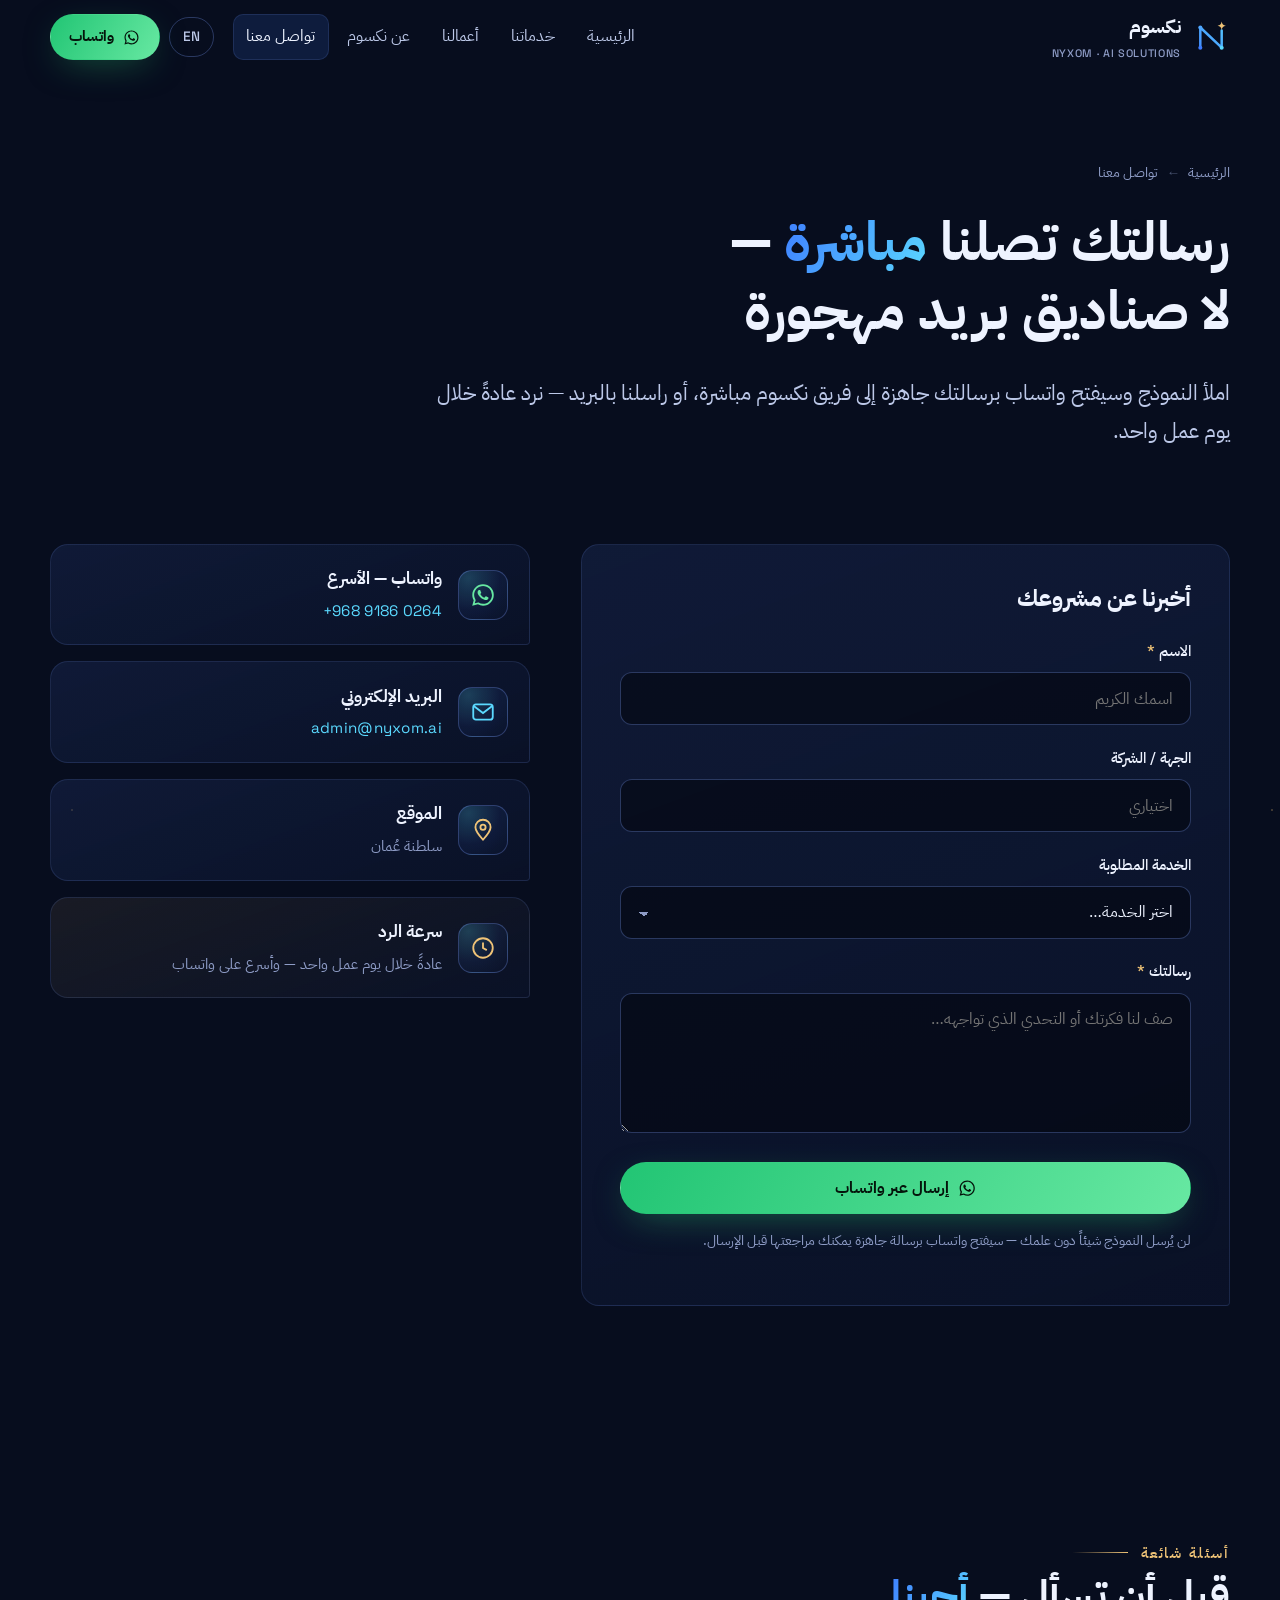
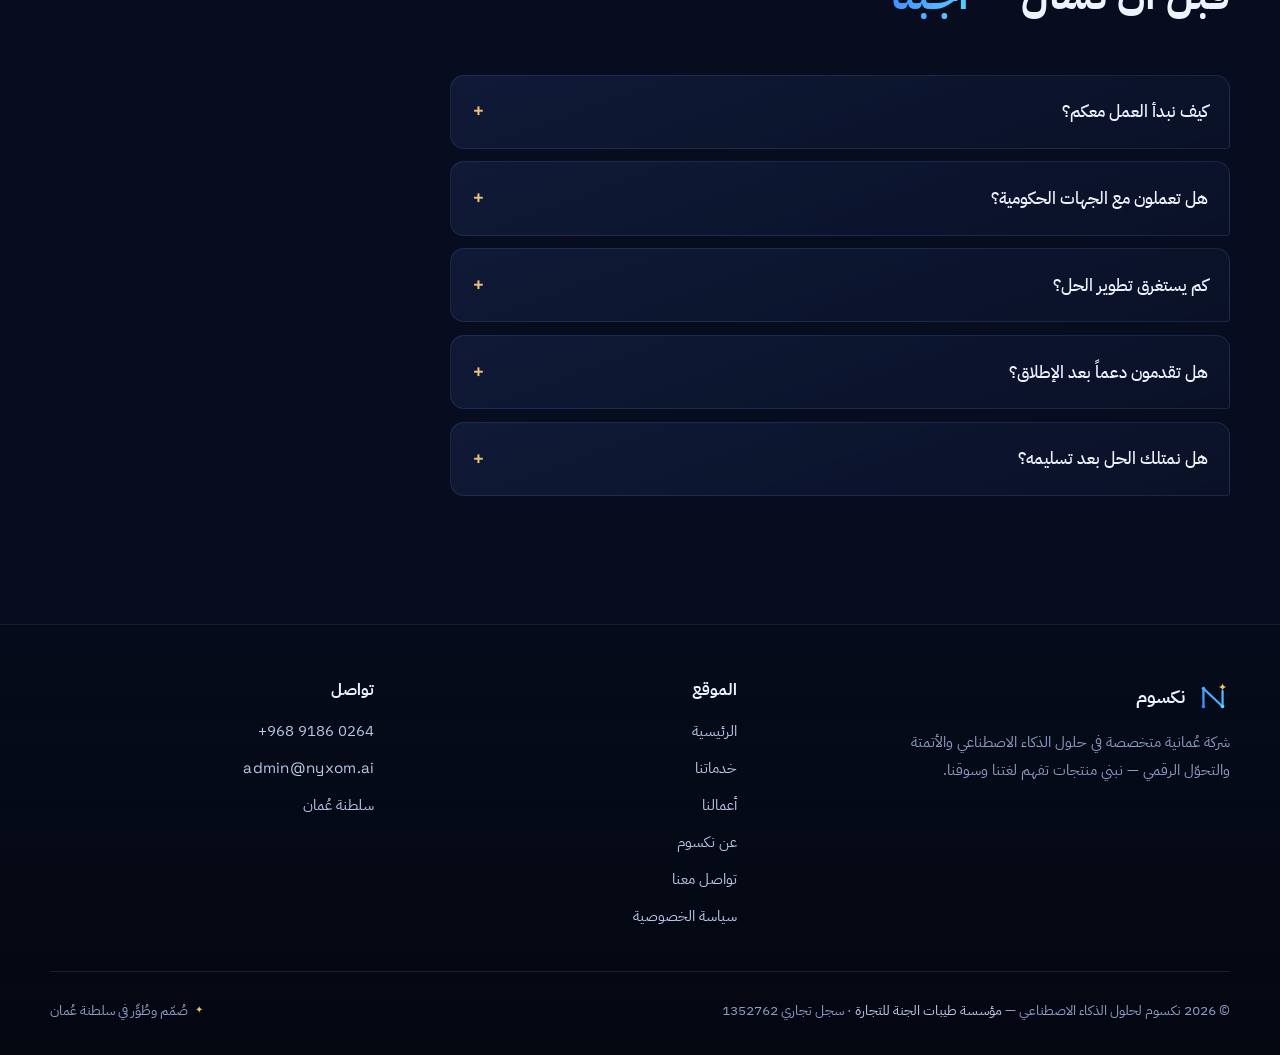
<file: contact.html>
<!DOCTYPE html>
<html lang="ar" dir="rtl">
<head>
  <meta charset="utf-8">
  <meta name="viewport" content="width=device-width, initial-scale=1">
  <title>تواصل معنا — نكسوم لحلول الذكاء الاصطناعي</title>
  <meta name="description" content="تواصل مع نكسوم عبر واتساب +968 9186 0264 أو البريد admin@nyxom.ai — رسالتك تصل إلينا مباشرة ونرد خلال يوم عمل.">
  <meta name="theme-color" content="#070D1E">
  <link rel="icon" type="image/svg+xml" href="favicon.svg">
  <link rel="canonical" href="https://nyxom.ai/contact.html">
  <link rel="alternate" hreflang="ar" href="https://nyxom.ai/contact.html">
  <link rel="alternate" hreflang="en" href="https://nyxom.ai/en/contact.html">
  <meta property="og:type" content="website">
  <meta property="og:title" content="تواصل معنا — نكسوم">
  <meta property="og:description" content="راسلنا على واتساب وسيصلك الرد مباشرة.">
  <meta property="og:image" content="https://nyxom.ai/assets/img/og.png">
  <link rel="preload" href="assets/fonts/plex-arabic-700-arabic.woff2" as="font" type="font/woff2" crossorigin>
  <link rel="preload" href="assets/fonts/plex-arabic-400-arabic.woff2" as="font" type="font/woff2" crossorigin>
  <link rel="stylesheet" href="assets/css/style.css?v=4">
  <script type="application/ld+json">
  {
    "@context": "https://schema.org",
    "@type": "ContactPage",
    "name": "تواصل مع نكسوم",
    "url": "https://nyxom.ai/contact.html",
    "about": {
      "@type": "Organization",
      "name": "Nyxom AI Solutions",
      "email": "admin@nyxom.ai",
      "telephone": "+96891860264"
    }
  }
  </script>
</head>
<body>

<header class="site-header">
  <div class="container nav">
    <a class="brand" href="index.html" aria-label="نكسوم — الرئيسية">
      <svg viewBox="0 0 64 64" aria-hidden="true"><defs><linearGradient id="lgN1" x1="0" y1="64" x2="64" y2="0" gradientUnits="userSpaceOnUse"><stop offset="0" stop-color="#3D7BFF"/><stop offset="1" stop-color="#5BD9FF"/></linearGradient></defs><path d="M14 50V16l36 34V21" fill="none" stroke="url(#lgN1)" stroke-width="4.2" stroke-linecap="round" stroke-linejoin="round"/><circle cx="14" cy="50" r="3.4" fill="#3D7BFF"/><circle cx="14" cy="16" r="3.4" fill="#4FA6FF"/><circle cx="50" cy="50" r="3.4" fill="#5BD9FF"/><path d="M50 6c.8 4.4 2.6 6.2 7 7-4.4.8-6.2 2.6-7 7-.8-4.4-2.6-6.2-7-7 4.4-.8 6.2-2.6 7-7Z" fill="#EFC377"/></svg>
      <span>نكسوم<span class="brand-sub latin">NYXOM · AI SOLUTIONS</span></span>
    </a>
    <nav aria-label="التنقل الرئيسي">
      <ul class="nav-links" id="nav-links">
        <li><a href="index.html">الرئيسية</a></li>
        <li><a href="services.html">خدماتنا</a></li>
        <li><a href="projects.html">أعمالنا</a></li>
        <li><a href="about.html">عن نكسوم</a></li>
        <li><a href="contact.html" aria-current="page">تواصل معنا</a></li>
      </ul>
    </nav>
    <div class="nav-cta">
      <a class="lang-switch" href="en/contact.html" hreflang="en" lang="en">EN</a>
      <a class="btn btn-whatsapp btn-sm" href="https://wa.me/96891860264" target="_blank" rel="noopener">
        <svg viewBox="0 0 24 24" fill="currentColor" aria-hidden="true"><path d="M12.04 2c-5.46 0-9.91 4.45-9.91 9.91 0 1.75.46 3.45 1.32 4.95L2.05 22l5.25-1.38a9.87 9.87 0 0 0 4.74 1.21h.01c5.46 0 9.9-4.45 9.9-9.91 0-2.65-1.03-5.14-2.9-7.01A9.82 9.82 0 0 0 12.04 2Zm0 18.15h-.01a8.2 8.2 0 0 1-4.18-1.15l-.3-.18-3.12.82.83-3.04-.2-.31a8.26 8.26 0 0 1-1.26-4.38c0-4.54 3.7-8.24 8.24-8.24 2.2 0 4.27.86 5.82 2.42a8.18 8.18 0 0 1 2.41 5.83c0 4.54-3.7 8.23-8.23 8.23Zm4.52-6.16c-.25-.12-1.47-.72-1.69-.81-.23-.08-.39-.12-.56.13-.17.25-.64.81-.78.97-.14.17-.29.19-.54.06-.25-.12-1.05-.39-1.99-1.23-.74-.66-1.23-1.47-1.38-1.72-.14-.25-.02-.38.11-.51.11-.11.25-.29.37-.43.12-.14.17-.25.25-.41.08-.17.04-.31-.02-.43-.06-.12-.56-1.34-.76-1.84-.2-.48-.41-.42-.56-.43h-.48c-.17 0-.43.06-.66.31-.22.25-.86.85-.86 2.07 0 1.22.89 2.4 1.01 2.56.12.17 1.75 2.67 4.23 3.74.59.26 1.05.41 1.41.52.59.19 1.13.16 1.56.1.48-.07 1.47-.6 1.67-1.18.21-.58.21-1.07.15-1.18-.06-.1-.23-.16-.48-.28Z"/></svg>
        واتساب
      </a>
      <button class="nav-toggle" aria-expanded="false" aria-controls="nav-links" aria-label="فتح القائمة">
        <svg viewBox="0 0 24 24" fill="none" stroke="currentColor" stroke-width="2" stroke-linecap="round" aria-hidden="true"><path d="M4 7h16M4 12h16M4 17h16"/></svg>
      </button>
    </div>
  </div>
</header>

<main>
  <section class="page-hero">
    <div class="container">
      <nav class="breadcrumbs reveal" aria-label="مسار التنقل"><a href="index.html">الرئيسية</a><span class="sep">←</span><span>تواصل معنا</span></nav>
      <h1 class="display reveal" style="--d:.06s">رسالتك تصلنا <span class="g-text">مباشرة</span> —<br>لا صناديق بريد مهجورة</h1>
      <p class="lead reveal" style="--d:.14s">املأ النموذج وسيفتح واتساب برسالتك جاهزة إلى فريق نكسوم مباشرة، أو راسلنا بالبريد — نرد عادةً خلال يوم عمل واحد.</p>
    </div>
  </section>

  <section class="section" style="padding-block-start:1rem">
    <div class="container contact-grid">
      <form class="card form-card reveal" id="whatsapp-form">
        <h3 style="margin-bottom:1.4rem">أخبرنا عن مشروعك</h3>
        <div class="field">
          <label for="f-name">الاسم <span class="req">*</span></label>
          <input type="text" id="f-name" name="name" required autocomplete="name" placeholder="اسمك الكريم">
        </div>
        <div class="field">
          <label for="f-org">الجهة / الشركة</label>
          <input type="text" id="f-org" name="org" autocomplete="organization" placeholder="اختياري">
        </div>
        <div class="field">
          <label for="f-service">الخدمة المطلوبة</label>
          <select id="f-service" name="service">
            <option value="">اختر الخدمة…</option>
            <option>تطبيق ذكاء اصطناعي مخصّص</option>
            <option>أتمتة ذكية</option>
            <option>استشارات التحوّل الرقمي</option>
            <option>التسويق والتحليلات الذكية</option>
            <option>أخرى / لست متأكداً بعد</option>
          </select>
        </div>
        <div class="field">
          <label for="f-msg">رسالتك <span class="req">*</span></label>
          <textarea id="f-msg" name="message" required placeholder="صف لنا فكرتك أو التحدي الذي تواجهه…"></textarea>
        </div>
        <button type="submit" class="btn btn-whatsapp" style="width:100%">
          <svg viewBox="0 0 24 24" fill="currentColor" aria-hidden="true"><path d="M12.04 2c-5.46 0-9.91 4.45-9.91 9.91 0 1.75.46 3.45 1.32 4.95L2.05 22l5.25-1.38a9.87 9.87 0 0 0 4.74 1.21h.01c5.46 0 9.9-4.45 9.9-9.91 0-2.65-1.03-5.14-2.9-7.01A9.82 9.82 0 0 0 12.04 2Zm0 18.15h-.01a8.2 8.2 0 0 1-4.18-1.15l-.3-.18-3.12.82.83-3.04-.2-.31a8.26 8.26 0 0 1-1.26-4.38c0-4.54 3.7-8.24 8.24-8.24 2.2 0 4.27.86 5.82 2.42a8.18 8.18 0 0 1 2.41 5.83c0 4.54-3.7 8.23-8.23 8.23Zm4.52-6.16c-.25-.12-1.47-.72-1.69-.81-.23-.08-.39-.12-.56.13-.17.25-.64.81-.78.97-.14.17-.29.19-.54.06-.25-.12-1.05-.39-1.99-1.23-.74-.66-1.23-1.47-1.38-1.72-.14-.25-.02-.38.11-.51.11-.11.25-.29.37-.43.12-.14.17-.25.25-.41.08-.17.04-.31-.02-.43-.06-.12-.56-1.34-.76-1.84-.2-.48-.41-.42-.56-.43h-.48c-.17 0-.43.06-.66.31-.22.25-.86.85-.86 2.07 0 1.22.89 2.4 1.01 2.56.12.17 1.75 2.67 4.23 3.74.59.26 1.05.41 1.41.52.59.19 1.13.16 1.56.1.48-.07 1.47-.6 1.67-1.18.21-.58.21-1.07.15-1.18-.06-.1-.23-.16-.48-.28Z"/></svg>
          إرسال عبر واتساب
        </button>
        <p class="form-note" id="form-status">لن يُرسل النموذج شيئاً دون علمك — سيفتح واتساب برسالة جاهزة يمكنك مراجعتها قبل الإرسال.</p>
      </form>

      <div class="contact-channels reveal" style="--d:.1s">
        <div class="card channel">
          <div class="icon-orb"><svg viewBox="0 0 24 24" fill="#67e8a2" aria-hidden="true"><path d="M12.04 2c-5.46 0-9.91 4.45-9.91 9.91 0 1.75.46 3.45 1.32 4.95L2.05 22l5.25-1.38a9.87 9.87 0 0 0 4.74 1.21h.01c5.46 0 9.9-4.45 9.9-9.91 0-2.65-1.03-5.14-2.9-7.01A9.82 9.82 0 0 0 12.04 2Zm0 18.15h-.01a8.2 8.2 0 0 1-4.18-1.15l-.3-.18-3.12.82.83-3.04-.2-.31a8.26 8.26 0 0 1-1.26-4.38c0-4.54 3.7-8.24 8.24-8.24 2.2 0 4.27.86 5.82 2.42a8.18 8.18 0 0 1 2.41 5.83c0 4.54-3.7 8.23-8.23 8.23Zm4.52-6.16c-.25-.12-1.47-.72-1.69-.81-.23-.08-.39-.12-.56.13-.17.25-.64.81-.78.97-.14.17-.29.19-.54.06-.25-.12-1.05-.39-1.99-1.23-.74-.66-1.23-1.47-1.38-1.72-.14-.25-.02-.38.11-.51.11-.11.25-.29.37-.43.12-.14.17-.25.25-.41.08-.17.04-.31-.02-.43-.06-.12-.56-1.34-.76-1.84-.2-.48-.41-.42-.56-.43h-.48c-.17 0-.43.06-.66.31-.22.25-.86.85-.86 2.07 0 1.22.89 2.4 1.01 2.56.12.17 1.75 2.67 4.23 3.74.59.26 1.05.41 1.41.52.59.19 1.13.16 1.56.1.48-.07 1.47-.6 1.67-1.18.21-.58.21-1.07.15-1.18-.06-.1-.23-.16-.48-.28Z"/></svg></div>
          <div>
            <b>واتساب — الأسرع</b>
            <a class="val latin" href="https://wa.me/96891860264" target="_blank" rel="noopener">+968 9186 0264</a>
          </div>
        </div>
        <div class="card channel">
          <div class="icon-orb"><svg viewBox="0 0 24 24" fill="none" stroke="#5BD9FF" stroke-width="1.7" aria-hidden="true"><rect x="3" y="5" width="18" height="14" rx="2.5"/><path d="M3.5 6.5L12 13l8.5-6.5"/></svg></div>
          <div>
            <b>البريد الإلكتروني</b>
            <a class="val latin" href="mailto:admin@nyxom.ai">admin@nyxom.ai</a>
          </div>
        </div>
        <div class="card channel">
          <div class="icon-orb"><svg viewBox="0 0 24 24" fill="none" stroke="#EFC377" stroke-width="1.7" aria-hidden="true"><path d="M12 21c4-4.4 7-8 7-11.5A7 7 0 0 0 5 9.5C5 13 8 16.6 12 21Z"/><circle cx="12" cy="9.5" r="2.4"/></svg></div>
          <div>
            <b>الموقع</b>
            <span class="muted" style="font-size:.95rem">سلطنة عُمان</span>
          </div>
        </div>
        <div class="card channel" style="background:linear-gradient(160deg, rgba(239,195,119,.08), var(--card-lo))">
          <div class="icon-orb"><svg viewBox="0 0 24 24" fill="none" stroke="#EFC377" stroke-width="1.7" aria-hidden="true"><circle cx="12" cy="12" r="9"/><path d="M12 7v5l3.5 2"/></svg></div>
          <div>
            <b>سرعة الرد</b>
            <span class="muted" style="font-size:.95rem">عادةً خلال يوم عمل واحد — وأسرع على واتساب</span>
          </div>
        </div>
      </div>
    </div>
  </section>

  <section class="section">
    <div class="container">
      <div class="section-head reveal">
        <span class="sec-num">أسئلة شائعة</span>
        <h2>قبل أن تسأل — <span class="g-text">أجبنا</span></h2>
      </div>
      <div class="faq reveal">
        <details>
          <summary>كيف نبدأ العمل معكم؟</summary>
          <p>راسلنا على واتساب أو البريد بوصف مختصر لفكرتك أو التحدي. نحدد جلسة استكشاف مجانية نفهم فيها هدفك، ثم نعود إليك بتصوّر واضح للحل والنطاق والتكلفة — وأنت تقرر بعدها بلا أي التزام.</p>
        </details>
        <details>
          <summary>هل تعملون مع الجهات الحكومية؟</summary>
          <p>نعم. نصمم حلولنا بما يراعي متطلبات القطاع الحكومي في عُمان والخليج — من حوكمة البيانات وخصوصيتها إلى خيارات الاستضافة والتشغيل داخل بيئة الجهة — كما نخدم القطاع الخاص بمختلف أحجامه.</p>
        </details>
        <details>
          <summary>كم يستغرق تطوير الحل؟</summary>
          <p>يعتمد على النطاق، لكن منهجيتنا تقوم على دورات قصيرة: ترى نموذجاً أولياً يعمل خلال أسابيع قليلة لا شهور، ونلتزم أمامك بجدول زمني واضح منذ الاتفاق.</p>
        </details>
        <details>
          <summary>هل تقدمون دعماً بعد الإطلاق؟</summary>
          <p>دائماً. نقدّم باقات مرافقة تشمل المراقبة والدعم والتطوير المستمر — فالحلول الذكية تتحسن مع الاستخدام، ونبقى معك لنضمن ذلك.</p>
        </details>
        <details>
          <summary>هل نمتلك الحل بعد تسليمه؟</summary>
          <p>نعم — تستلم الشيفرة والتوثيق وكل ما يلزم لتكون مالكاً حقيقياً لما بنيناه لك، مع حرية اختيار من يشغّله ويطوّره مستقبلاً.</p>
        </details>
      </div>
    </div>
  </section>
</main>

<footer class="site-footer">
  <div class="container">
    <div class="footer-grid">
      <div>
        <div class="footer-brand">
          <svg viewBox="0 0 64 64" aria-hidden="true"><defs><linearGradient id="lgN2" x1="0" y1="64" x2="64" y2="0" gradientUnits="userSpaceOnUse"><stop offset="0" stop-color="#3D7BFF"/><stop offset="1" stop-color="#5BD9FF"/></linearGradient></defs><path d="M14 50V16l36 34V21" fill="none" stroke="url(#lgN2)" stroke-width="4.2" stroke-linecap="round" stroke-linejoin="round"/><circle cx="14" cy="50" r="3.4" fill="#3D7BFF"/><circle cx="14" cy="16" r="3.4" fill="#4FA6FF"/><circle cx="50" cy="50" r="3.4" fill="#5BD9FF"/><path d="M50 6c.8 4.4 2.6 6.2 7 7-4.4.8-6.2 2.6-7 7-.8-4.4-2.6-6.2-7-7 4.4-.8 6.2-2.6 7-7Z" fill="#EFC377"/></svg>
          نكسوم
        </div>
        <p class="muted" style="max-width:36ch">شركة عُمانية متخصصة في حلول الذكاء الاصطناعي والأتمتة والتحوّل الرقمي — نبني منتجات تفهم لغتنا وسوقنا.</p>
      </div>
      <div>
        <h4>الموقع</h4>
        <ul>
          <li><a href="index.html">الرئيسية</a></li>
          <li><a href="services.html">خدماتنا</a></li>
          <li><a href="projects.html">أعمالنا</a></li>
          <li><a href="about.html">عن نكسوم</a></li>
          <li><a href="contact.html">تواصل معنا</a></li>
          <li><a href="/privacy">سياسة الخصوصية</a></li>
        </ul>
      </div>
      <div>
        <h4>تواصل</h4>
        <ul>
          <li><a href="https://wa.me/96891860264" target="_blank" rel="noopener" dir="ltr" style="unicode-bidi:embed">+968 9186 0264</a></li>
          <li><a href="mailto:admin@nyxom.ai" class="latin">admin@nyxom.ai</a></li>
          <li>سلطنة عُمان</li>
        </ul>
      </div>
    </div>
    <div class="footer-bottom">
      <span>© <span data-year>2026</span> نكسوم لحلول الذكاء الاصطناعي — <span class="reg">مؤسسة طيبات الجنة للتجارة</span> · سجل تجاري <span class="cr" dir="ltr">1352762</span></span>
      <span class="made-in">صُمّم وطُوِّر في سلطنة عُمان</span>
    </div>
  </div>
</footer>

<script src="assets/js/main.js?v=4"></script>
</body>
</html>
</file>
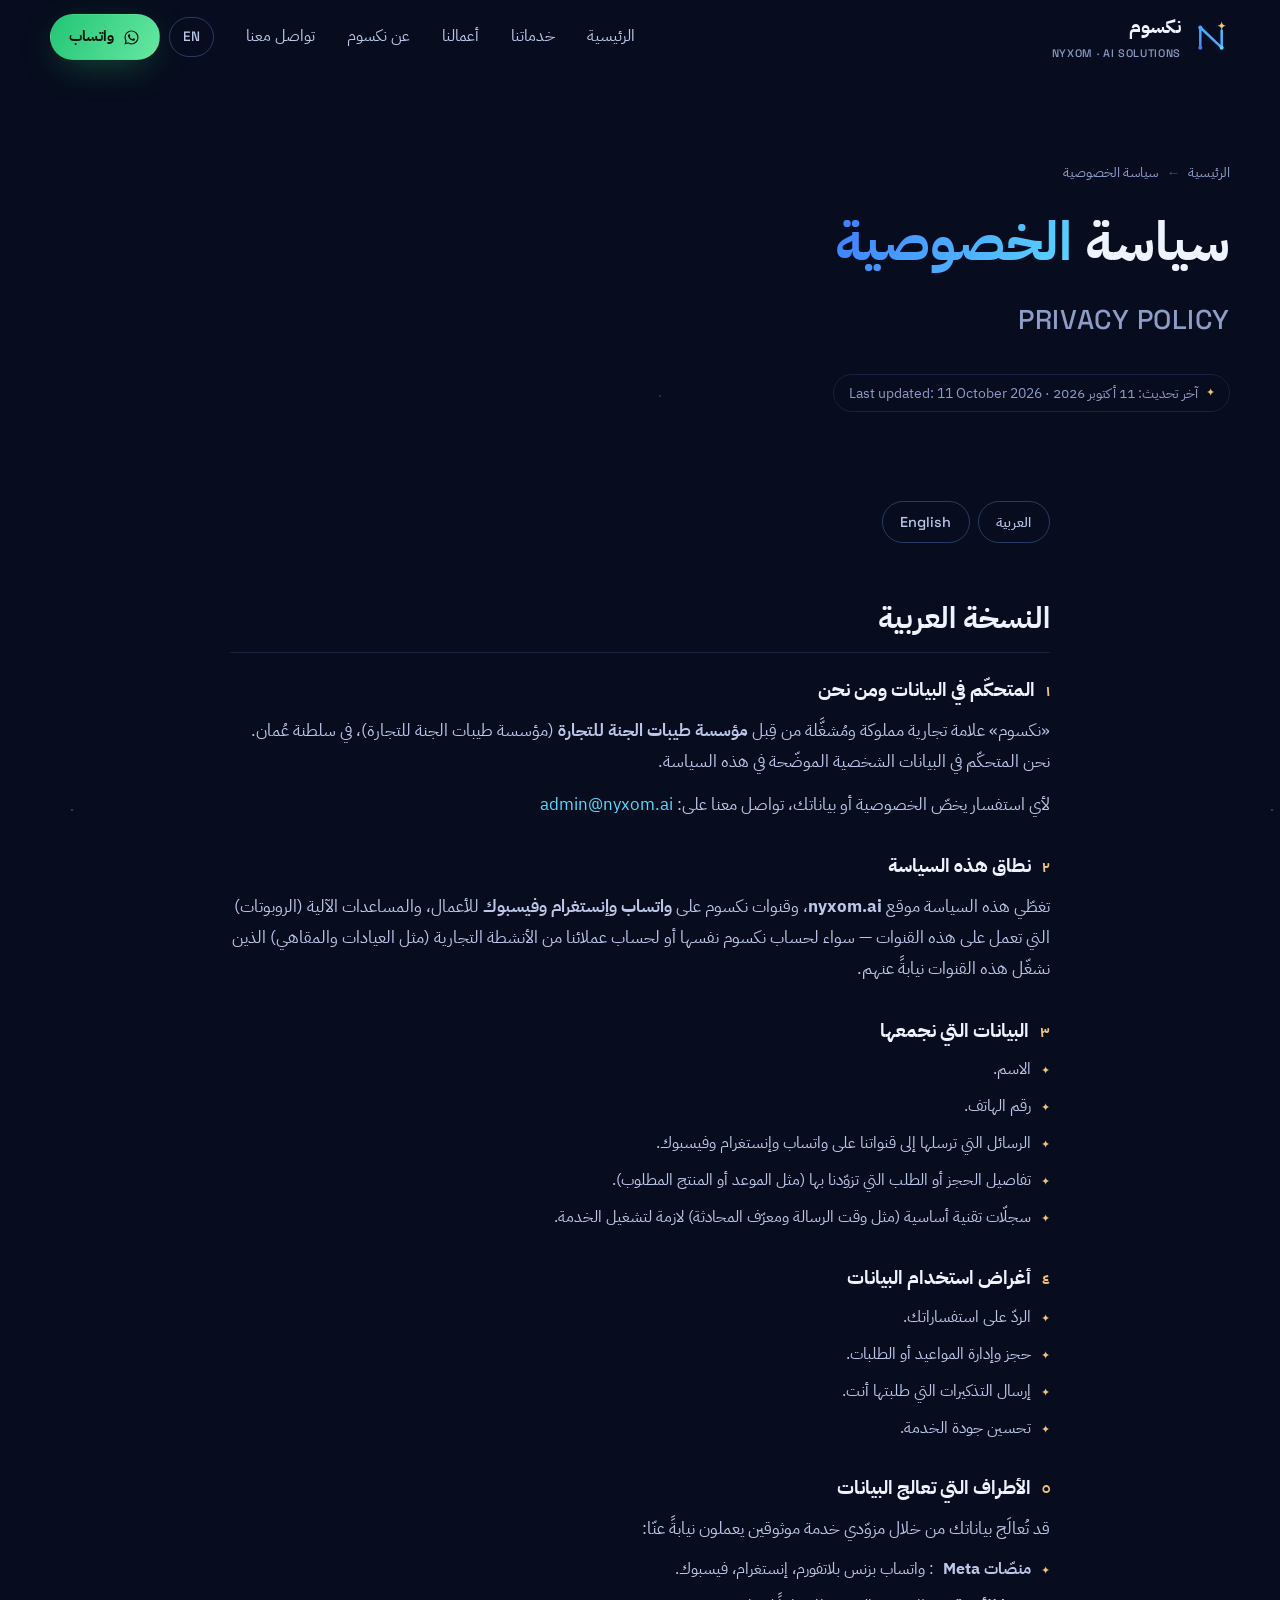
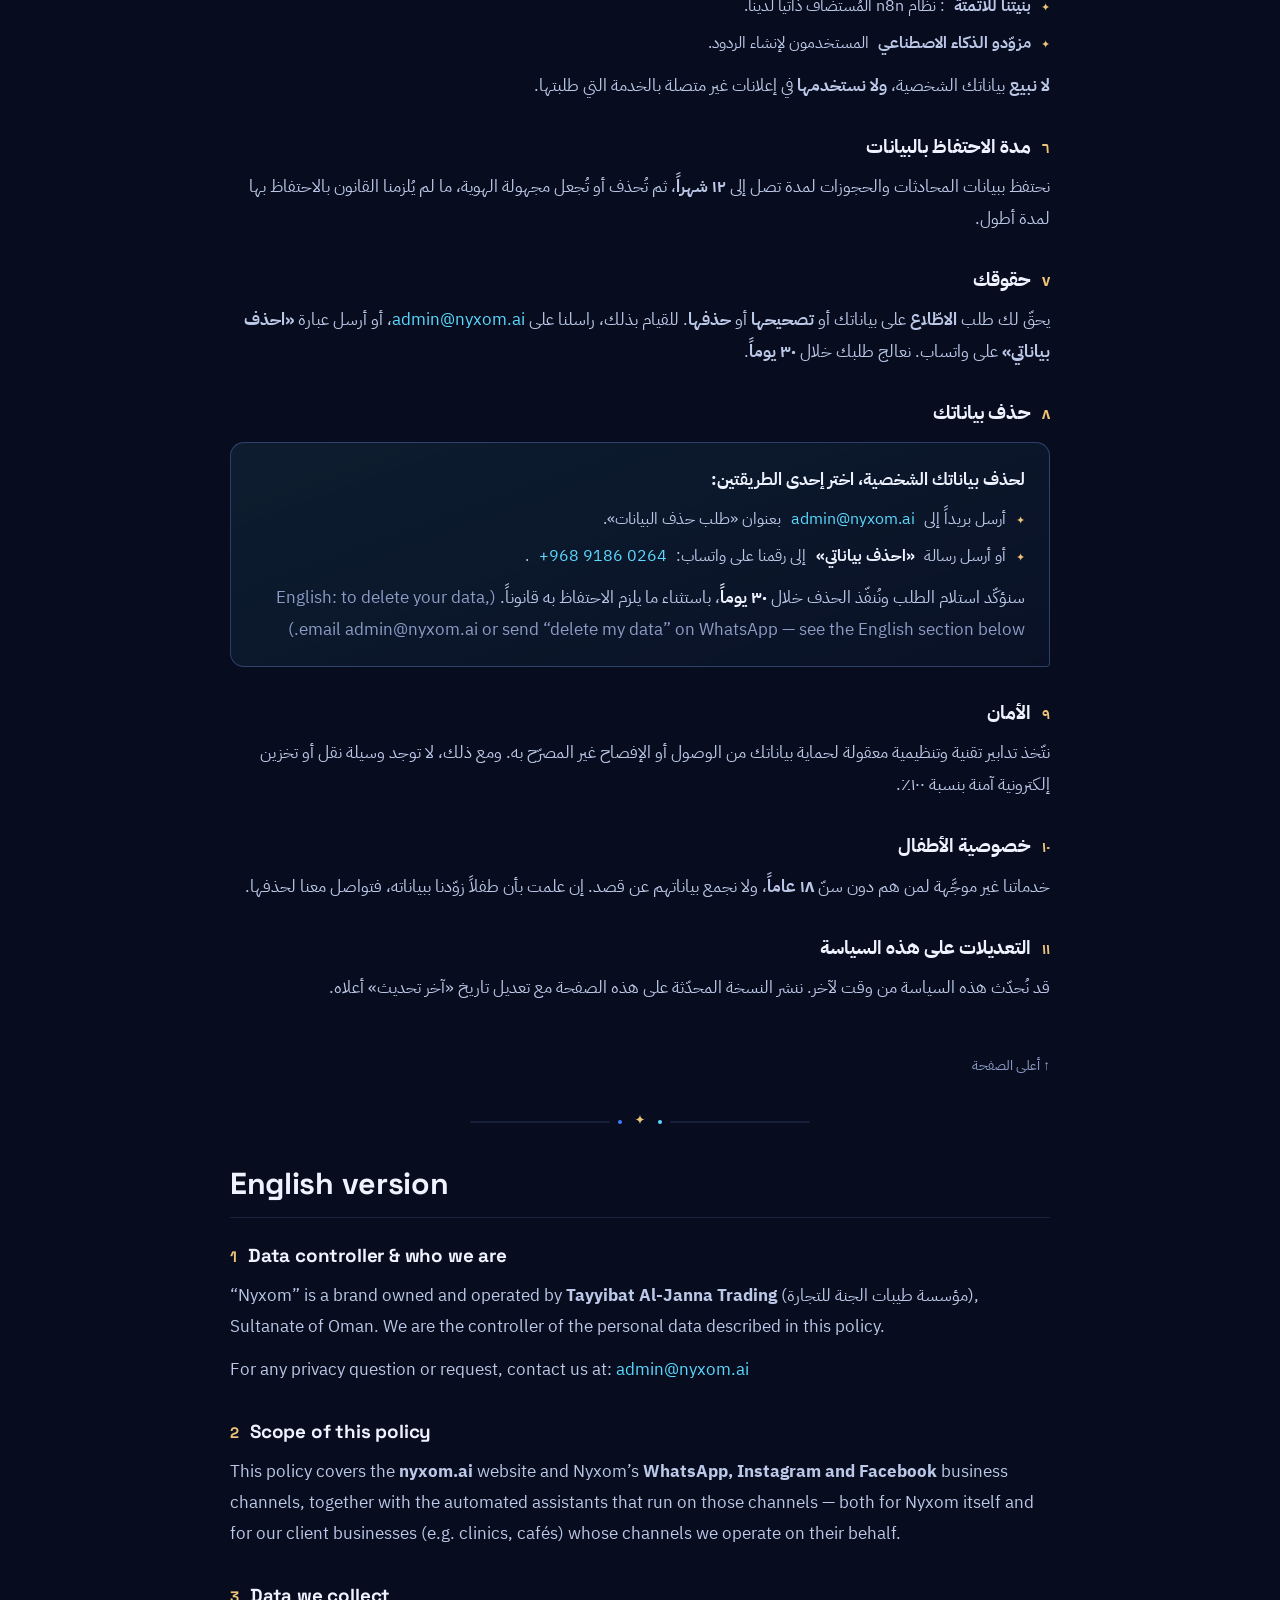
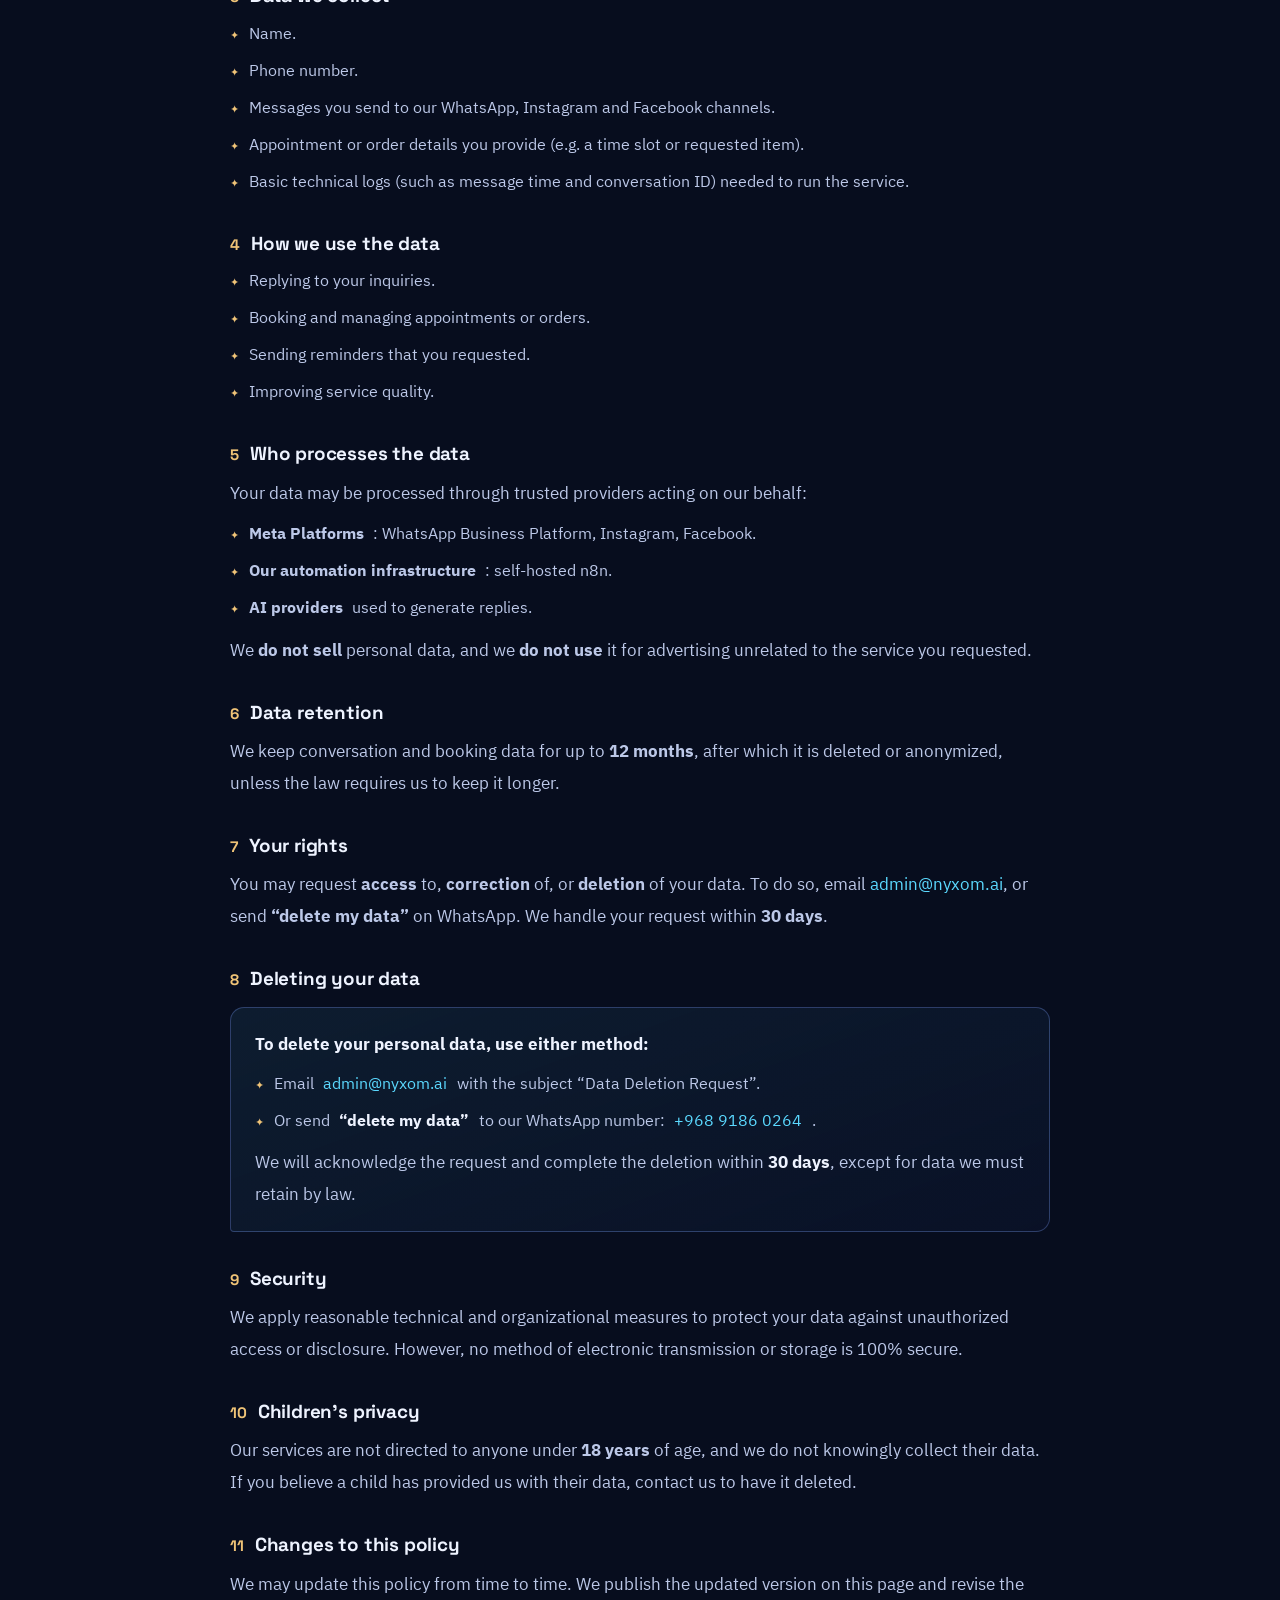
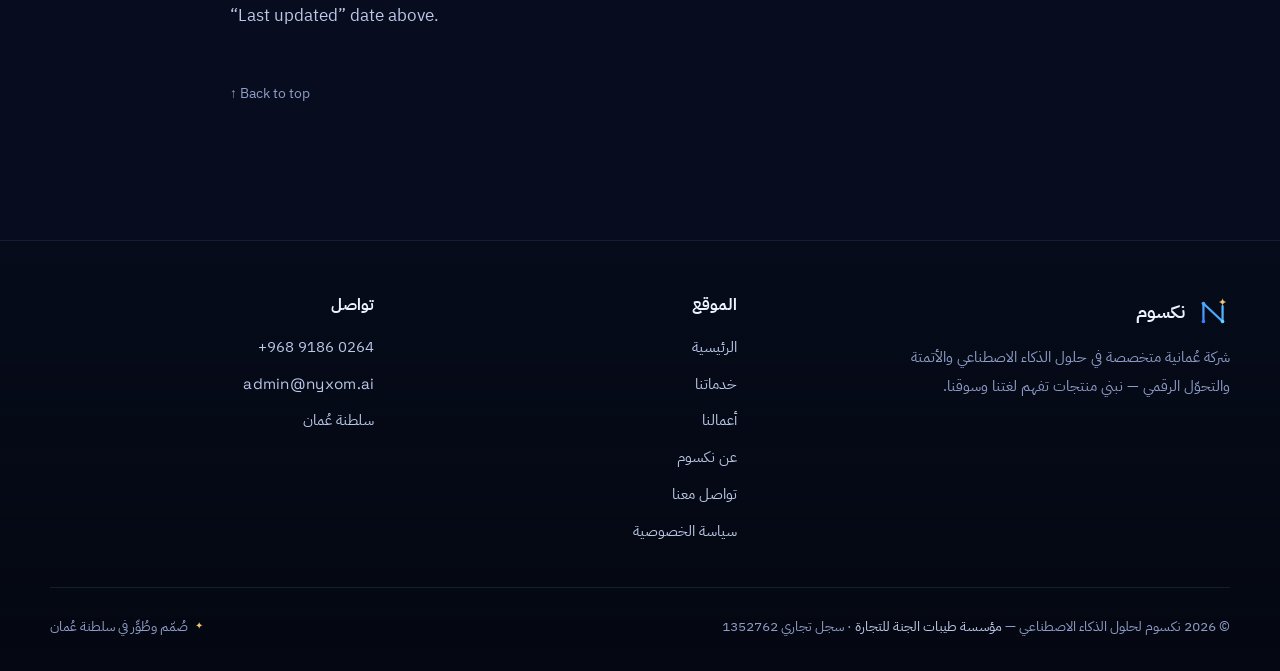
<file: privacy.html>
<!DOCTYPE html>
<html lang="ar" dir="rtl">
<head>
  <meta charset="utf-8">
  <meta name="viewport" content="width=device-width, initial-scale=1">
  <title>سياسة الخصوصية — نكسوم | Privacy Policy — Nyxom</title>
  <meta name="description" content="سياسة خصوصية نكسوم (علامة تابعة لمؤسسة طيبات الجنة للتجارة): البيانات التي نجمعها عبر الموقع وقنوات واتساب وإنستغرام وفيسبوك، وكيفية حذفها. Nyxom privacy policy, bilingual, with data-deletion instructions.">
  <meta name="theme-color" content="#070D1E">
  <link rel="icon" type="image/svg+xml" href="favicon.svg">
  <link rel="canonical" href="https://nyxom.ai/privacy">
  <link rel="alternate" hreflang="ar" href="https://nyxom.ai/privacy">
  <link rel="alternate" hreflang="en" href="https://nyxom.ai/privacy">
  <meta property="og:type" content="website">
  <meta property="og:title" content="سياسة الخصوصية — نكسوم | Privacy Policy">
  <meta property="og:description" content="سياسة خصوصية نكسوم ثنائية اللغة مع تعليمات حذف البيانات.">
  <meta property="og:image" content="https://nyxom.ai/assets/img/og.png">
  <meta name="robots" content="index, follow">
  <link rel="preload" href="assets/fonts/plex-arabic-700-arabic.woff2" as="font" type="font/woff2" crossorigin>
  <link rel="preload" href="assets/fonts/plex-arabic-400-arabic.woff2" as="font" type="font/woff2" crossorigin>
  <link rel="stylesheet" href="assets/css/style.css?v=4">
  <style>
    /* Scoped typography for the legal document */
    .legal { max-width: 820px; }
    .lang-pills { display: flex; gap: .5rem; margin-bottom: 2.4rem; flex-wrap: wrap; }
    .lang-pills a {
      font-family: var(--font-display); font-size: .9rem; font-weight: 500;
      padding: .42rem 1.1rem; border: 1px solid var(--line-strong); border-radius: 999px;
      color: var(--t-1); transition: border-color .2s, color .2s, background .2s;
    }
    .lang-pills a:hover { border-color: var(--cyan); color: var(--t-0); background: rgba(91,217,255,.08); }
    .updated-badge {
      display: inline-flex; align-items: center; gap: .5rem;
      font-size: .85rem; color: var(--t-2);
      border: 1px solid var(--line); border-radius: 999px; padding: .35rem .9rem;
    }
    .updated-badge::before { content: "✦"; color: var(--gold); font-size: .8em; }
    .lang-block { padding-block: 1rem; }
    .lang-block > h2.block-title {
      font-size: clamp(1.4rem, 3vw, 1.9rem); margin-bottom: 1.6rem;
      padding-bottom: .8rem; border-bottom: 1px solid var(--line);
    }
    .legal-sec { margin-bottom: 2.1rem; scroll-margin-top: 96px; }
    .legal-sec h3 {
      display: flex; align-items: baseline; gap: .7rem;
      font-size: 1.18rem; color: var(--t-0); margin-bottom: .7rem;
    }
    .legal-sec h3 .n {
      font-family: var(--font-display); font-weight: 700; color: var(--gold);
      font-size: .95rem; flex: none;
    }
    .legal-sec p { color: var(--t-1); margin-bottom: .7rem; }
    .legal-sec ul { list-style: none; margin: .4rem 0 .7rem; padding: 0; display: grid; gap: .5rem; }
    .legal-sec li { display: flex; gap: .6rem; align-items: baseline; color: var(--t-1); font-size: .98rem; }
    .legal-sec li::before { content: "✦"; color: var(--gold); font-size: .68em; flex: none; }
    .legal a.inline { color: var(--cyan); }
    .legal a.inline:hover { text-decoration: underline; }
    .callout {
      background: linear-gradient(160deg, rgba(91,217,255,.08), var(--card-lo));
      border: 1px solid var(--line-strong); border-radius: 14px;
      border-end-start-radius: 4px; padding: 1.3rem 1.5rem; margin: 1rem 0;
    }
    .callout strong { color: var(--t-0); }
    .lang-divider { display: flex; align-items: center; justify-content: center; padding-block: 1rem; }
    .lang-divider svg { width: min(340px, 70%); height: 18px; }
    .block-en { direction: ltr; text-align: left; }
    html[lang="ar"] .block-en h2.block-title,
    html[lang="ar"] .block-en .legal-sec h3 { font-family: var(--font-display); letter-spacing: -.01em; }
    .block-en .legal-sec li, .block-en .updated-badge { direction: ltr; }
    .back-top { display: inline-block; margin-top: 1rem; font-size: .85rem; color: var(--t-2); }
    .back-top:hover { color: var(--cyan); }
  </style>
</head>
<body>

<header class="site-header">
  <div class="container nav">
    <a class="brand" href="index.html" aria-label="نكسوم — الرئيسية">
      <svg viewBox="0 0 64 64" aria-hidden="true"><defs><linearGradient id="lgN1" x1="0" y1="64" x2="64" y2="0" gradientUnits="userSpaceOnUse"><stop offset="0" stop-color="#3D7BFF"/><stop offset="1" stop-color="#5BD9FF"/></linearGradient></defs><path d="M14 50V16l36 34V21" fill="none" stroke="url(#lgN1)" stroke-width="4.2" stroke-linecap="round" stroke-linejoin="round"/><circle cx="14" cy="50" r="3.4" fill="#3D7BFF"/><circle cx="14" cy="16" r="3.4" fill="#4FA6FF"/><circle cx="50" cy="50" r="3.4" fill="#5BD9FF"/><path d="M50 6c.8 4.4 2.6 6.2 7 7-4.4.8-6.2 2.6-7 7-.8-4.4-2.6-6.2-7-7 4.4-.8 6.2-2.6 7-7Z" fill="#EFC377"/></svg>
      <span>نكسوم<span class="brand-sub latin">NYXOM · AI SOLUTIONS</span></span>
    </a>
    <nav aria-label="التنقل الرئيسي">
      <ul class="nav-links" id="nav-links">
        <li><a href="index.html">الرئيسية</a></li>
        <li><a href="services.html">خدماتنا</a></li>
        <li><a href="projects.html">أعمالنا</a></li>
        <li><a href="about.html">عن نكسوم</a></li>
        <li><a href="contact.html">تواصل معنا</a></li>
      </ul>
    </nav>
    <div class="nav-cta">
      <a class="lang-switch" href="#en" hreflang="en" lang="en">EN</a>
      <a class="btn btn-whatsapp btn-sm" href="https://wa.me/96891860264" target="_blank" rel="noopener">
        <svg viewBox="0 0 24 24" fill="currentColor" aria-hidden="true"><path d="M12.04 2c-5.46 0-9.91 4.45-9.91 9.91 0 1.75.46 3.45 1.32 4.95L2.05 22l5.25-1.38a9.87 9.87 0 0 0 4.74 1.21h.01c5.46 0 9.9-4.45 9.9-9.91 0-2.65-1.03-5.14-2.9-7.01A9.82 9.82 0 0 0 12.04 2Zm0 18.15h-.01a8.2 8.2 0 0 1-4.18-1.15l-.3-.18-3.12.82.83-3.04-.2-.31a8.26 8.26 0 0 1-1.26-4.38c0-4.54 3.7-8.24 8.24-8.24 2.2 0 4.27.86 5.82 2.42a8.18 8.18 0 0 1 2.41 5.83c0 4.54-3.7 8.23-8.23 8.23Zm4.52-6.16c-.25-.12-1.47-.72-1.69-.81-.23-.08-.39-.12-.56.13-.17.25-.64.81-.78.97-.14.17-.29.19-.54.06-.25-.12-1.05-.39-1.99-1.23-.74-.66-1.23-1.47-1.38-1.72-.14-.25-.02-.38.11-.51.11-.11.25-.29.37-.43.12-.14.17-.25.25-.41.08-.17.04-.31-.02-.43-.06-.12-.56-1.34-.76-1.84-.2-.48-.41-.42-.56-.43h-.48c-.17 0-.43.06-.66.31-.22.25-.86.85-.86 2.07 0 1.22.89 2.4 1.01 2.56.12.17 1.75 2.67 4.23 3.74.59.26 1.05.41 1.41.52.59.19 1.13.16 1.56.1.48-.07 1.47-.6 1.67-1.18.21-.58.21-1.07.15-1.18-.06-.1-.23-.16-.48-.28Z"/></svg>
        واتساب
      </a>
      <button class="nav-toggle" aria-expanded="false" aria-controls="nav-links" aria-label="فتح القائمة">
        <svg viewBox="0 0 24 24" fill="none" stroke="currentColor" stroke-width="2" stroke-linecap="round" aria-hidden="true"><path d="M4 7h16M4 12h16M4 17h16"/></svg>
      </button>
    </div>
  </div>
</header>

<main>
  <section class="page-hero">
    <div class="container">
      <nav class="breadcrumbs reveal" aria-label="مسار التنقل"><a href="index.html">الرئيسية</a><span class="sep">←</span><span>سياسة الخصوصية</span></nav>
      <h1 class="display reveal" style="--d:.06s">سياسة <span class="g-text">الخصوصية</span><br><span class="latin" style="font-size:.5em;color:var(--t-2);font-weight:500">PRIVACY POLICY</span></h1>
      <p class="reveal" style="--d:.12s"><span class="updated-badge">آخر تحديث: 11 أكتوبر 2026 · Last updated: 11 October 2026</span></p>
    </div>
  </section>

  <section class="section" style="padding-block-start:1rem">
    <div class="container legal">
      <div class="lang-pills reveal">
        <a href="#ar">العربية</a>
        <a href="#en">English</a>
      </div>

      <!-- ================= ARABIC ================= -->
      <div class="lang-block reveal" id="ar" dir="rtl" lang="ar">
        <h2 class="block-title">النسخة العربية</h2>

        <div class="legal-sec">
          <h3><span class="n">١</span> المتحكّم في البيانات ومن نحن</h3>
          <p>«نكسوم» علامة تجارية مملوكة ومُشغَّلة من قِبل <strong>مؤسسة طيبات الجنة للتجارة</strong> (مؤسسة طيبات الجنة للتجارة)، في سلطنة عُمان. نحن المتحكّم في البيانات الشخصية الموضّحة في هذه السياسة.</p>
          <p>لأي استفسار يخصّ الخصوصية أو بياناتك، تواصل معنا على: <a class="inline" href="mailto:admin@nyxom.ai">admin@nyxom.ai</a></p>
        </div>

        <div class="legal-sec">
          <h3><span class="n">٢</span> نطاق هذه السياسة</h3>
          <p>تغطّي هذه السياسة موقع <strong>nyxom.ai</strong>، وقنوات نكسوم على <strong>واتساب وإنستغرام وفيسبوك</strong> للأعمال، والمساعدات الآلية (الروبوتات) التي تعمل على هذه القنوات — سواء لحساب نكسوم نفسها أو لحساب عملائنا من الأنشطة التجارية (مثل العيادات والمقاهي) الذين نشغّل هذه القنوات نيابةً عنهم.</p>
        </div>

        <div class="legal-sec">
          <h3><span class="n">٣</span> البيانات التي نجمعها</h3>
          <ul>
            <li>الاسم.</li>
            <li>رقم الهاتف.</li>
            <li>الرسائل التي ترسلها إلى قنواتنا على واتساب وإنستغرام وفيسبوك.</li>
            <li>تفاصيل الحجز أو الطلب التي تزوّدنا بها (مثل الموعد أو المنتج المطلوب).</li>
            <li>سجلّات تقنية أساسية (مثل وقت الرسالة ومعرّف المحادثة) لازمة لتشغيل الخدمة.</li>
          </ul>
        </div>

        <div class="legal-sec">
          <h3><span class="n">٤</span> أغراض استخدام البيانات</h3>
          <ul>
            <li>الردّ على استفساراتك.</li>
            <li>حجز وإدارة المواعيد أو الطلبات.</li>
            <li>إرسال التذكيرات التي طلبتها أنت.</li>
            <li>تحسين جودة الخدمة.</li>
          </ul>
        </div>

        <div class="legal-sec">
          <h3><span class="n">٥</span> الأطراف التي تعالج البيانات</h3>
          <p>قد تُعالَج بياناتك من خلال مزوّدي خدمة موثوقين يعملون نيابةً عنّا:</p>
          <ul>
            <li><strong>منصّات Meta</strong>: واتساب بزنس بلاتفورم، إنستغرام، فيسبوك.</li>
            <li><strong>بنيتنا للأتمتة</strong>: نظام n8n المُستضاف ذاتياً لدينا.</li>
            <li><strong>مزوّدو الذكاء الاصطناعي</strong> المستخدمون لإنشاء الردود.</li>
          </ul>
          <p><strong>لا نبيع</strong> بياناتك الشخصية، <strong>ولا نستخدمها</strong> في إعلانات غير متصلة بالخدمة التي طلبتها.</p>
        </div>

        <div class="legal-sec">
          <h3><span class="n">٦</span> مدة الاحتفاظ بالبيانات</h3>
          <p>نحتفظ ببيانات المحادثات والحجوزات لمدة تصل إلى <strong>١٢ شهراً</strong>، ثم تُحذف أو تُجعل مجهولة الهوية، ما لم يُلزمنا القانون بالاحتفاظ بها لمدة أطول.</p>
        </div>

        <div class="legal-sec">
          <h3><span class="n">٧</span> حقوقك</h3>
          <p>يحقّ لك طلب <strong>الاطّلاع</strong> على بياناتك أو <strong>تصحيحها</strong> أو <strong>حذفها</strong>. للقيام بذلك، راسلنا على <a class="inline" href="mailto:admin@nyxom.ai">admin@nyxom.ai</a>، أو أرسل عبارة <strong>«احذف بياناتي»</strong> على واتساب. نعالج طلبك خلال <strong>٣٠ يوماً</strong>.</p>
        </div>

        <div class="legal-sec" id="data-deletion">
          <h3><span class="n">٨</span> حذف بياناتك</h3>
          <div class="callout">
            <p style="margin-bottom:.6rem"><strong>لحذف بياناتك الشخصية، اختر إحدى الطريقتين:</strong></p>
            <ul>
              <li>أرسل بريداً إلى <a class="inline" href="mailto:admin@nyxom.ai?subject=طلب%20حذف%20البيانات">admin@nyxom.ai</a> بعنوان «طلب حذف البيانات».</li>
              <li>أو أرسل رسالة <strong>«احذف بياناتي»</strong> إلى رقمنا على واتساب: <a class="inline" href="https://wa.me/96891860264" target="_blank" rel="noopener" dir="ltr">+968 9186 0264</a>.</li>
            </ul>
            <p style="margin:.6rem 0 0">سنؤكّد استلام الطلب ونُنفّذ الحذف خلال <strong>٣٠ يوماً</strong>، باستثناء ما يلزم الاحتفاظ به قانوناً. <span style="color:var(--t-2)">(English: to delete your data, email admin@nyxom.ai or send “delete my data” on WhatsApp — see the English section below.)</span></p>
          </div>
        </div>

        <div class="legal-sec">
          <h3><span class="n">٩</span> الأمان</h3>
          <p>نتّخذ تدابير تقنية وتنظيمية معقولة لحماية بياناتك من الوصول أو الإفصاح غير المصرّح به. ومع ذلك، لا توجد وسيلة نقل أو تخزين إلكترونية آمنة بنسبة ١٠٠٪.</p>
        </div>

        <div class="legal-sec">
          <h3><span class="n">١٠</span> خصوصية الأطفال</h3>
          <p>خدماتنا غير موجَّهة لمن هم دون سنّ <strong>١٨ عاماً</strong>، ولا نجمع بياناتهم عن قصد. إن علمت بأن طفلاً زوّدنا ببياناته، فتواصل معنا لحذفها.</p>
        </div>

        <div class="legal-sec">
          <h3><span class="n">١١</span> التعديلات على هذه السياسة</h3>
          <p>قد نُحدّث هذه السياسة من وقت لآخر. ننشر النسخة المحدّثة على هذه الصفحة مع تعديل تاريخ «آخر تحديث» أعلاه.</p>
        </div>

        <a class="back-top" href="#ar">↑ أعلى الصفحة</a>
      </div>

      <div class="lang-divider" aria-hidden="true">
        <svg viewBox="0 0 340 18" fill="none"><path d="M0 9h140M200 9h140" stroke="rgba(125,160,255,.25)"/><circle cx="150" cy="9" r="2" fill="#3D7BFF"/><circle cx="190" cy="9" r="2" fill="#5BD9FF"/><path d="M170 2c.5 2.8 1.7 4 4.5 4.5-2.8.5-4 1.7-4.5 4.5-.5-2.8-1.7-4-4.5-4.5 2.8-.5 4-1.7 4.5-4.5Z" fill="#EFC377"/></svg>
      </div>

      <!-- ================= ENGLISH ================= -->
      <div class="lang-block block-en reveal" id="en" dir="ltr" lang="en">
        <h2 class="block-title">English version</h2>

        <div class="legal-sec">
          <h3><span class="n">1</span> Data controller &amp; who we are</h3>
          <p>“Nyxom” is a brand owned and operated by <strong>Tayyibat Al-Janna Trading</strong> (مؤسسة طيبات الجنة للتجارة), Sultanate of Oman. We are the controller of the personal data described in this policy.</p>
          <p>For any privacy question or request, contact us at: <a class="inline" href="mailto:admin@nyxom.ai">admin@nyxom.ai</a></p>
        </div>

        <div class="legal-sec">
          <h3><span class="n">2</span> Scope of this policy</h3>
          <p>This policy covers the <strong>nyxom.ai</strong> website and Nyxom’s <strong>WhatsApp, Instagram and Facebook</strong> business channels, together with the automated assistants that run on those channels — both for Nyxom itself and for our client businesses (e.g. clinics, cafés) whose channels we operate on their behalf.</p>
        </div>

        <div class="legal-sec">
          <h3><span class="n">3</span> Data we collect</h3>
          <ul>
            <li>Name.</li>
            <li>Phone number.</li>
            <li>Messages you send to our WhatsApp, Instagram and Facebook channels.</li>
            <li>Appointment or order details you provide (e.g. a time slot or requested item).</li>
            <li>Basic technical logs (such as message time and conversation ID) needed to run the service.</li>
          </ul>
        </div>

        <div class="legal-sec">
          <h3><span class="n">4</span> How we use the data</h3>
          <ul>
            <li>Replying to your inquiries.</li>
            <li>Booking and managing appointments or orders.</li>
            <li>Sending reminders that you requested.</li>
            <li>Improving service quality.</li>
          </ul>
        </div>

        <div class="legal-sec">
          <h3><span class="n">5</span> Who processes the data</h3>
          <p>Your data may be processed through trusted providers acting on our behalf:</p>
          <ul>
            <li><strong>Meta Platforms</strong>: WhatsApp Business Platform, Instagram, Facebook.</li>
            <li><strong>Our automation infrastructure</strong>: self-hosted n8n.</li>
            <li><strong>AI providers</strong> used to generate replies.</li>
          </ul>
          <p>We <strong>do not sell</strong> personal data, and we <strong>do not use</strong> it for advertising unrelated to the service you requested.</p>
        </div>

        <div class="legal-sec">
          <h3><span class="n">6</span> Data retention</h3>
          <p>We keep conversation and booking data for up to <strong>12 months</strong>, after which it is deleted or anonymized, unless the law requires us to keep it longer.</p>
        </div>

        <div class="legal-sec">
          <h3><span class="n">7</span> Your rights</h3>
          <p>You may request <strong>access</strong> to, <strong>correction</strong> of, or <strong>deletion</strong> of your data. To do so, email <a class="inline" href="mailto:admin@nyxom.ai">admin@nyxom.ai</a>, or send <strong>“delete my data”</strong> on WhatsApp. We handle your request within <strong>30 days</strong>.</p>
        </div>

        <div class="legal-sec" id="data-deletion-en">
          <h3><span class="n">8</span> Deleting your data</h3>
          <div class="callout">
            <p style="margin-bottom:.6rem"><strong>To delete your personal data, use either method:</strong></p>
            <ul>
              <li>Email <a class="inline" href="mailto:admin@nyxom.ai?subject=Data%20Deletion%20Request">admin@nyxom.ai</a> with the subject “Data Deletion Request”.</li>
              <li>Or send <strong>“delete my data”</strong> to our WhatsApp number: <a class="inline" href="https://wa.me/96891860264" target="_blank" rel="noopener">+968 9186 0264</a>.</li>
            </ul>
            <p style="margin:.6rem 0 0">We will acknowledge the request and complete the deletion within <strong>30 days</strong>, except for data we must retain by law.</p>
          </div>
        </div>

        <div class="legal-sec">
          <h3><span class="n">9</span> Security</h3>
          <p>We apply reasonable technical and organizational measures to protect your data against unauthorized access or disclosure. However, no method of electronic transmission or storage is 100% secure.</p>
        </div>

        <div class="legal-sec">
          <h3><span class="n">10</span> Children’s privacy</h3>
          <p>Our services are not directed to anyone under <strong>18 years</strong> of age, and we do not knowingly collect their data. If you believe a child has provided us with their data, contact us to have it deleted.</p>
        </div>

        <div class="legal-sec">
          <h3><span class="n">11</span> Changes to this policy</h3>
          <p>We may update this policy from time to time. We publish the updated version on this page and revise the “Last updated” date above.</p>
        </div>

        <a class="back-top" href="#en">↑ Back to top</a>
      </div>
    </div>
  </section>
</main>

<footer class="site-footer">
  <div class="container">
    <div class="footer-grid">
      <div>
        <div class="footer-brand">
          <svg viewBox="0 0 64 64" aria-hidden="true"><defs><linearGradient id="lgN2" x1="0" y1="64" x2="64" y2="0" gradientUnits="userSpaceOnUse"><stop offset="0" stop-color="#3D7BFF"/><stop offset="1" stop-color="#5BD9FF"/></linearGradient></defs><path d="M14 50V16l36 34V21" fill="none" stroke="url(#lgN2)" stroke-width="4.2" stroke-linecap="round" stroke-linejoin="round"/><circle cx="14" cy="50" r="3.4" fill="#3D7BFF"/><circle cx="14" cy="16" r="3.4" fill="#4FA6FF"/><circle cx="50" cy="50" r="3.4" fill="#5BD9FF"/><path d="M50 6c.8 4.4 2.6 6.2 7 7-4.4.8-6.2 2.6-7 7-.8-4.4-2.6-6.2-7-7 4.4-.8 6.2-2.6 7-7Z" fill="#EFC377"/></svg>
          نكسوم
        </div>
        <p class="muted" style="max-width:36ch">شركة عُمانية متخصصة في حلول الذكاء الاصطناعي والأتمتة والتحوّل الرقمي — نبني منتجات تفهم لغتنا وسوقنا.</p>
      </div>
      <div>
        <h4>الموقع</h4>
        <ul>
          <li><a href="index.html">الرئيسية</a></li>
          <li><a href="services.html">خدماتنا</a></li>
          <li><a href="projects.html">أعمالنا</a></li>
          <li><a href="about.html">عن نكسوم</a></li>
          <li><a href="contact.html">تواصل معنا</a></li>
          <li><a href="/privacy">سياسة الخصوصية</a></li>
        </ul>
      </div>
      <div>
        <h4>تواصل</h4>
        <ul>
          <li><a href="https://wa.me/96891860264" target="_blank" rel="noopener" dir="ltr" style="unicode-bidi:embed">+968 9186 0264</a></li>
          <li><a href="mailto:admin@nyxom.ai" class="latin">admin@nyxom.ai</a></li>
          <li>سلطنة عُمان</li>
        </ul>
      </div>
    </div>
    <div class="footer-bottom">
      <span>© <span data-year>2026</span> نكسوم لحلول الذكاء الاصطناعي — <span class="reg">مؤسسة طيبات الجنة للتجارة</span> · سجل تجاري <span class="cr" dir="ltr">1352762</span></span>
      <span class="made-in">صُمّم وطُوِّر في سلطنة عُمان</span>
    </div>
  </div>
</footer>

<script src="assets/js/main.js?v=4"></script>
</body>
</html>
</file>
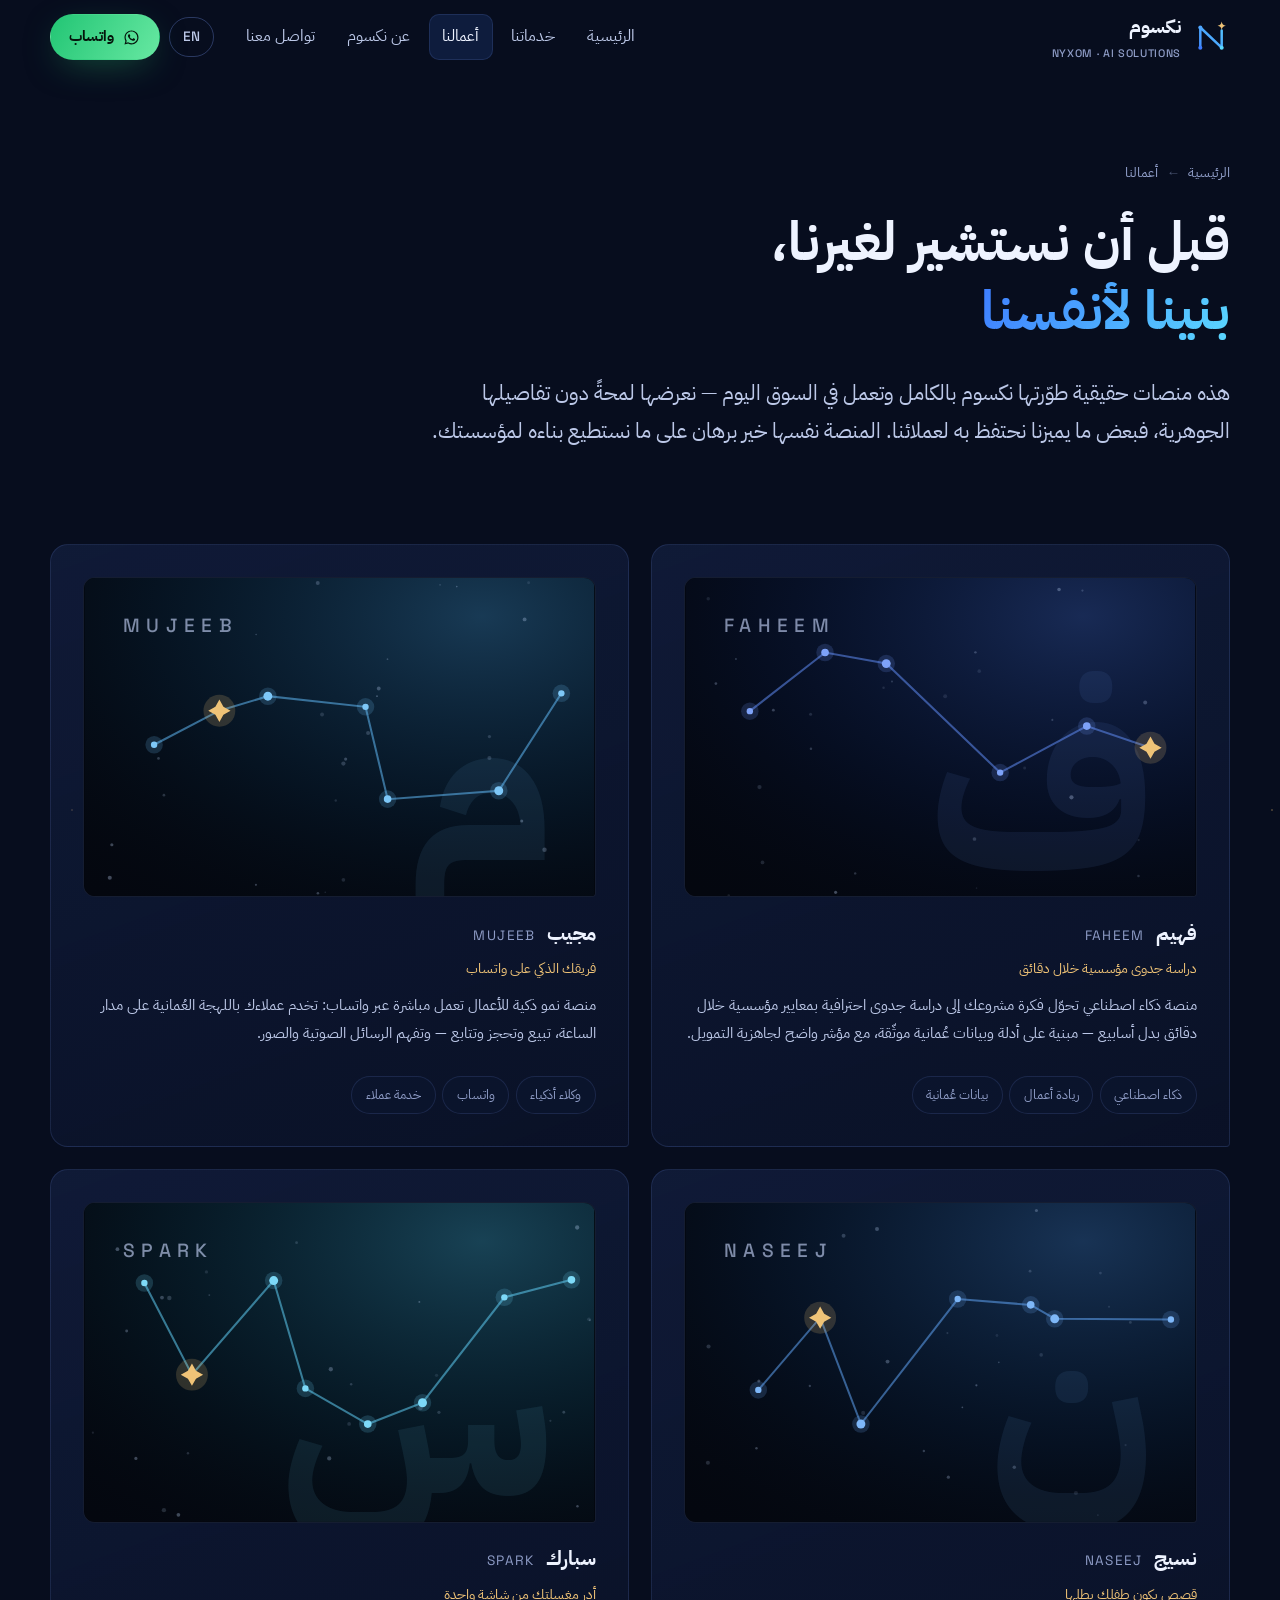
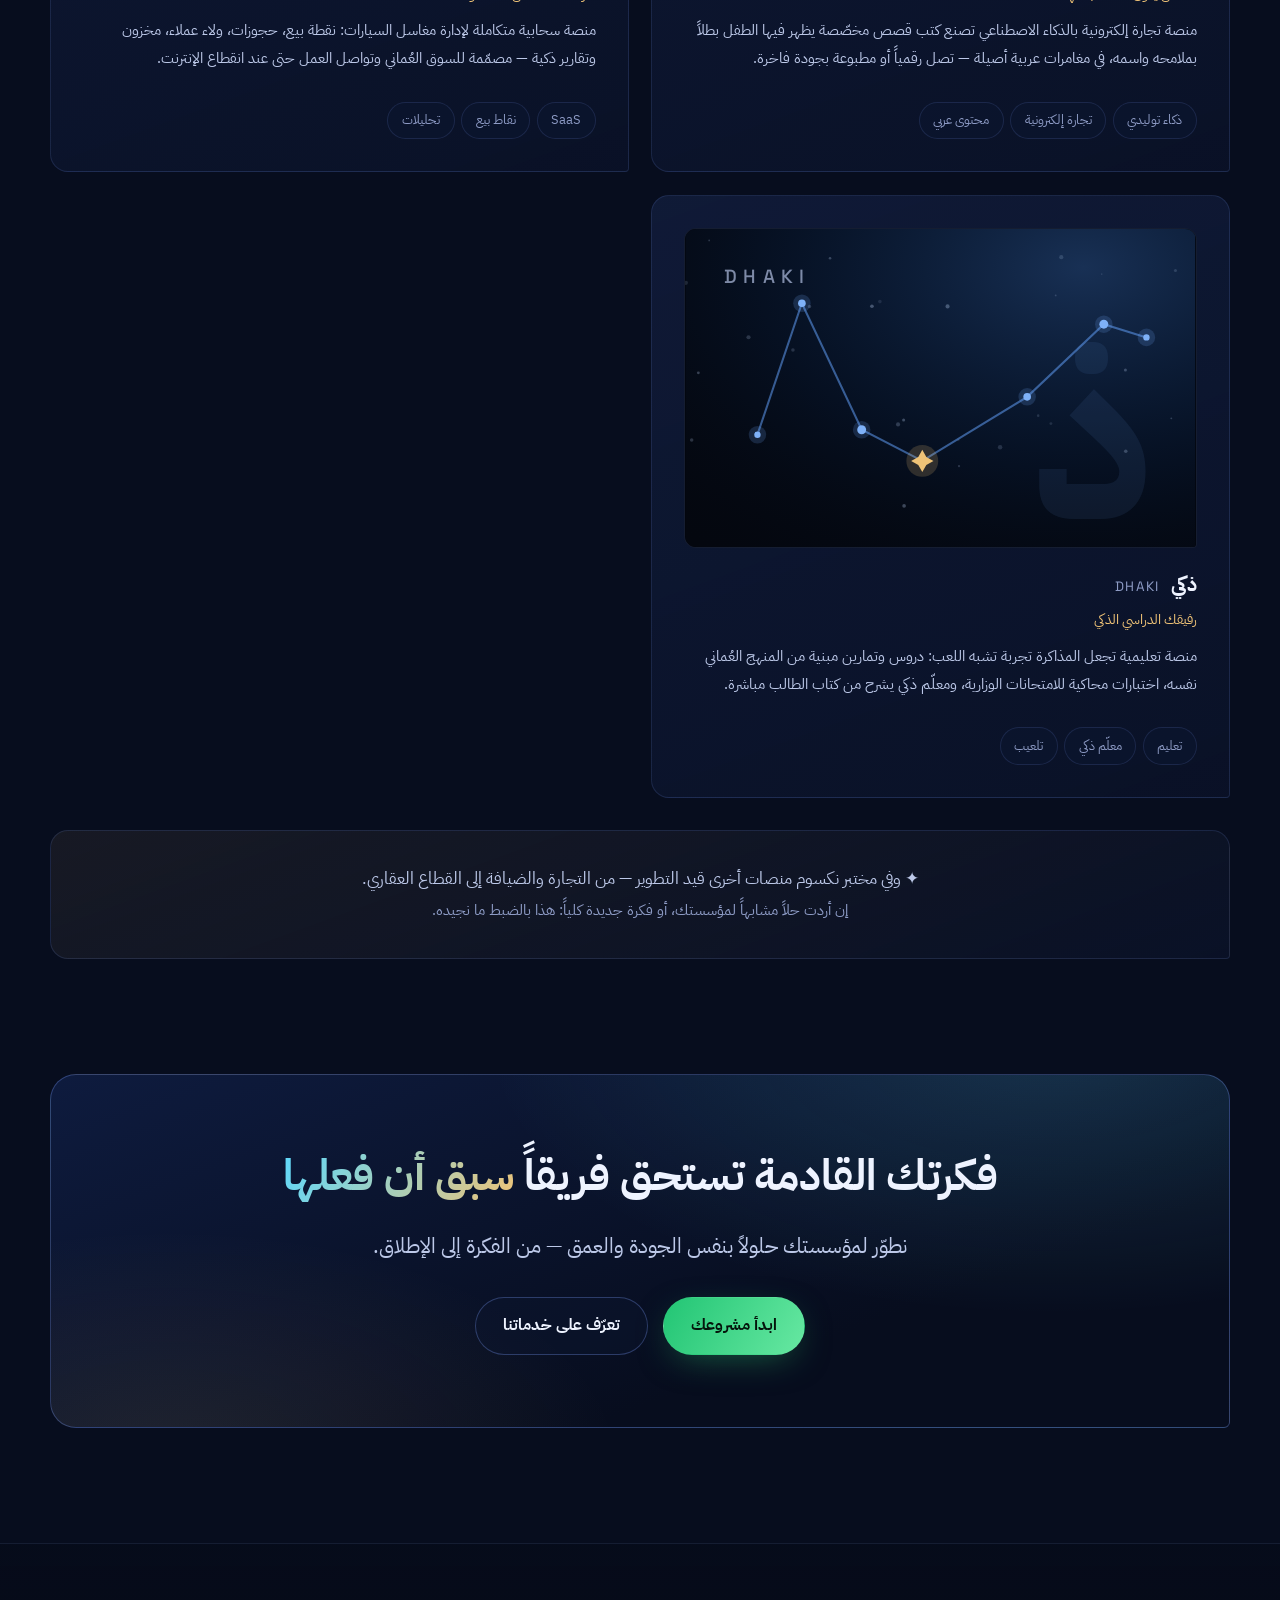
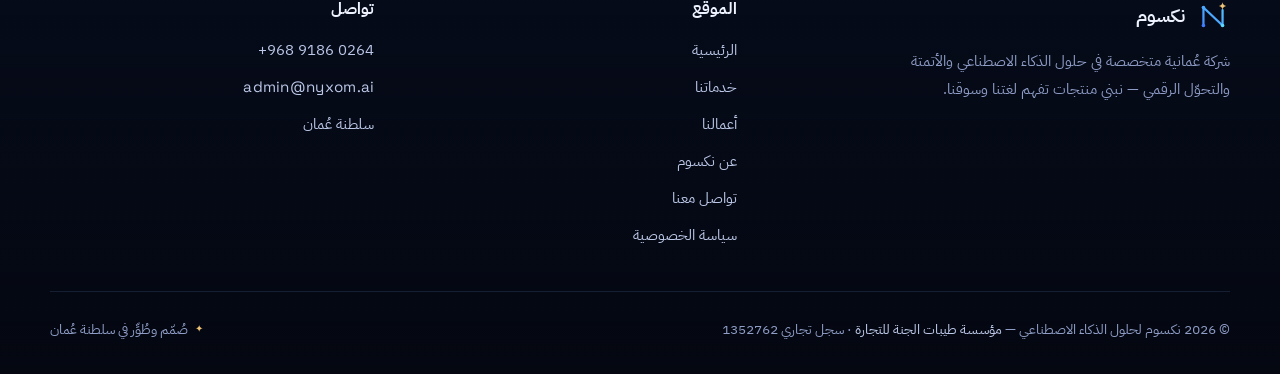
<file: projects.html>
<!DOCTYPE html>
<html lang="ar" dir="rtl">
<head>
  <meta charset="utf-8">
  <meta name="viewport" content="width=device-width, initial-scale=1">
  <title>أعمالنا — نكسوم لحلول الذكاء الاصطناعي</title>
  <meta name="description" content="منصات طوّرتها نكسوم: فهيم، مجيب، نسيج، سبارك، ذكي — منتجات ذكاء اصطناعي حقيقية تعمل في السوق العُماني.">
  <meta name="theme-color" content="#070D1E">
  <link rel="icon" type="image/svg+xml" href="favicon.svg">
  <link rel="canonical" href="https://nyxom.ai/projects.html">
  <link rel="alternate" hreflang="ar" href="https://nyxom.ai/projects.html">
  <link rel="alternate" hreflang="en" href="https://nyxom.ai/en/projects.html">
  <meta property="og:type" content="website">
  <meta property="og:title" content="أعمالنا — نكسوم">
  <meta property="og:description" content="منصات ذكاء اصطناعي حقيقية صنعتها نكسوم للسوق العُماني.">
  <meta property="og:image" content="https://nyxom.ai/assets/img/og.png">
  <link rel="preload" href="assets/fonts/plex-arabic-700-arabic.woff2" as="font" type="font/woff2" crossorigin>
  <link rel="preload" href="assets/fonts/plex-arabic-400-arabic.woff2" as="font" type="font/woff2" crossorigin>
  <link rel="stylesheet" href="assets/css/style.css?v=4">
</head>
<body>

<header class="site-header">
  <div class="container nav">
    <a class="brand" href="index.html" aria-label="نكسوم — الرئيسية">
      <svg viewBox="0 0 64 64" aria-hidden="true"><defs><linearGradient id="lgN1" x1="0" y1="64" x2="64" y2="0" gradientUnits="userSpaceOnUse"><stop offset="0" stop-color="#3D7BFF"/><stop offset="1" stop-color="#5BD9FF"/></linearGradient></defs><path d="M14 50V16l36 34V21" fill="none" stroke="url(#lgN1)" stroke-width="4.2" stroke-linecap="round" stroke-linejoin="round"/><circle cx="14" cy="50" r="3.4" fill="#3D7BFF"/><circle cx="14" cy="16" r="3.4" fill="#4FA6FF"/><circle cx="50" cy="50" r="3.4" fill="#5BD9FF"/><path d="M50 6c.8 4.4 2.6 6.2 7 7-4.4.8-6.2 2.6-7 7-.8-4.4-2.6-6.2-7-7 4.4-.8 6.2-2.6 7-7Z" fill="#EFC377"/></svg>
      <span>نكسوم<span class="brand-sub latin">NYXOM · AI SOLUTIONS</span></span>
    </a>
    <nav aria-label="التنقل الرئيسي">
      <ul class="nav-links" id="nav-links">
        <li><a href="index.html">الرئيسية</a></li>
        <li><a href="services.html">خدماتنا</a></li>
        <li><a href="projects.html" aria-current="page">أعمالنا</a></li>
        <li><a href="about.html">عن نكسوم</a></li>
        <li><a href="contact.html">تواصل معنا</a></li>
      </ul>
    </nav>
    <div class="nav-cta">
      <a class="lang-switch" href="en/projects.html" hreflang="en" lang="en">EN</a>
      <a class="btn btn-whatsapp btn-sm" href="https://wa.me/96891860264" target="_blank" rel="noopener">
        <svg viewBox="0 0 24 24" fill="currentColor" aria-hidden="true"><path d="M12.04 2c-5.46 0-9.91 4.45-9.91 9.91 0 1.75.46 3.45 1.32 4.95L2.05 22l5.25-1.38a9.87 9.87 0 0 0 4.74 1.21h.01c5.46 0 9.9-4.45 9.9-9.91 0-2.65-1.03-5.14-2.9-7.01A9.82 9.82 0 0 0 12.04 2Zm0 18.15h-.01a8.2 8.2 0 0 1-4.18-1.15l-.3-.18-3.12.82.83-3.04-.2-.31a8.26 8.26 0 0 1-1.26-4.38c0-4.54 3.7-8.24 8.24-8.24 2.2 0 4.27.86 5.82 2.42a8.18 8.18 0 0 1 2.41 5.83c0 4.54-3.7 8.23-8.23 8.23Zm4.52-6.16c-.25-.12-1.47-.72-1.69-.81-.23-.08-.39-.12-.56.13-.17.25-.64.81-.78.97-.14.17-.29.19-.54.06-.25-.12-1.05-.39-1.99-1.23-.74-.66-1.23-1.47-1.38-1.72-.14-.25-.02-.38.11-.51.11-.11.25-.29.37-.43.12-.14.17-.25.25-.41.08-.17.04-.31-.02-.43-.06-.12-.56-1.34-.76-1.84-.2-.48-.41-.42-.56-.43h-.48c-.17 0-.43.06-.66.31-.22.25-.86.85-.86 2.07 0 1.22.89 2.4 1.01 2.56.12.17 1.75 2.67 4.23 3.74.59.26 1.05.41 1.41.52.59.19 1.13.16 1.56.1.48-.07 1.47-.6 1.67-1.18.21-.58.21-1.07.15-1.18-.06-.1-.23-.16-.48-.28Z"/></svg>
        واتساب
      </a>
      <button class="nav-toggle" aria-expanded="false" aria-controls="nav-links" aria-label="فتح القائمة">
        <svg viewBox="0 0 24 24" fill="none" stroke="currentColor" stroke-width="2" stroke-linecap="round" aria-hidden="true"><path d="M4 7h16M4 12h16M4 17h16"/></svg>
      </button>
    </div>
  </div>
</header>

<main>
  <section class="page-hero">
    <div class="container">
      <nav class="breadcrumbs reveal" aria-label="مسار التنقل"><a href="index.html">الرئيسية</a><span class="sep">←</span><span>أعمالنا</span></nav>
      <h1 class="display reveal" style="--d:.06s">قبل أن نستشير لغيرنا،<br><span class="g-text">بنينا لأنفسنا</span></h1>
      <p class="lead reveal" style="--d:.14s">هذه منصات حقيقية طوّرتها نكسوم بالكامل وتعمل في السوق اليوم — نعرضها لمحةً دون تفاصيلها الجوهرية، فبعض ما يميزنا نحتفظ به لعملائنا. المنصة نفسها خير برهان على ما نستطيع بناءه لمؤسستك.</p>
    </div>
  </section>

  <section class="section" style="padding-block-start:1rem">
    <div class="container">
      <div class="grid grid-2" id="projects-grid" style="align-items:stretch"></div>
      <div class="card reveal mt-2" style="text-align:center;background:linear-gradient(160deg, rgba(239,195,119,.07), var(--card-lo))">
        <p class="mb-0" style="color:var(--t-1)">✦ وفي مختبر نكسوم منصات أخرى قيد التطوير — من التجارة والضيافة إلى القطاع العقاري.<br><span class="muted" style="font-size:.92rem">إن أردت حلاً مشابهاً لمؤسستك، أو فكرة جديدة كلياً: هذا بالضبط ما نجيده.</span></p>
      </div>
    </div>
  </section>

  <section class="section" style="padding-block-start:0">
    <div class="container">
      <div class="cta-band reveal">
        <h2>فكرتك القادمة تستحق فريقاً <span class="g-gold">سبق أن فعلها</span></h2>
        <p class="lead">نطوّر لمؤسستك حلولاً بنفس الجودة والعمق — من الفكرة إلى الإطلاق.</p>
        <div class="hero-actions">
          <a class="btn btn-whatsapp" href="contact.html">ابدأ مشروعك</a>
          <a class="btn btn-ghost" href="services.html">تعرّف على خدماتنا</a>
        </div>
      </div>
    </div>
  </section>
</main>

<footer class="site-footer">
  <div class="container">
    <div class="footer-grid">
      <div>
        <div class="footer-brand">
          <svg viewBox="0 0 64 64" aria-hidden="true"><defs><linearGradient id="lgN2" x1="0" y1="64" x2="64" y2="0" gradientUnits="userSpaceOnUse"><stop offset="0" stop-color="#3D7BFF"/><stop offset="1" stop-color="#5BD9FF"/></linearGradient></defs><path d="M14 50V16l36 34V21" fill="none" stroke="url(#lgN2)" stroke-width="4.2" stroke-linecap="round" stroke-linejoin="round"/><circle cx="14" cy="50" r="3.4" fill="#3D7BFF"/><circle cx="14" cy="16" r="3.4" fill="#4FA6FF"/><circle cx="50" cy="50" r="3.4" fill="#5BD9FF"/><path d="M50 6c.8 4.4 2.6 6.2 7 7-4.4.8-6.2 2.6-7 7-.8-4.4-2.6-6.2-7-7 4.4-.8 6.2-2.6 7-7Z" fill="#EFC377"/></svg>
          نكسوم
        </div>
        <p class="muted" style="max-width:36ch">شركة عُمانية متخصصة في حلول الذكاء الاصطناعي والأتمتة والتحوّل الرقمي — نبني منتجات تفهم لغتنا وسوقنا.</p>
      </div>
      <div>
        <h4>الموقع</h4>
        <ul>
          <li><a href="index.html">الرئيسية</a></li>
          <li><a href="services.html">خدماتنا</a></li>
          <li><a href="projects.html">أعمالنا</a></li>
          <li><a href="about.html">عن نكسوم</a></li>
          <li><a href="contact.html">تواصل معنا</a></li>
          <li><a href="/privacy">سياسة الخصوصية</a></li>
        </ul>
      </div>
      <div>
        <h4>تواصل</h4>
        <ul>
          <li><a href="https://wa.me/96891860264" target="_blank" rel="noopener" dir="ltr" style="unicode-bidi:embed">+968 9186 0264</a></li>
          <li><a href="mailto:admin@nyxom.ai" class="latin">admin@nyxom.ai</a></li>
          <li>سلطنة عُمان</li>
        </ul>
      </div>
    </div>
    <div class="footer-bottom">
      <span>© <span data-year>2026</span> نكسوم لحلول الذكاء الاصطناعي — <span class="reg">مؤسسة طيبات الجنة للتجارة</span> · سجل تجاري <span class="cr" dir="ltr">1352762</span></span>
      <span class="made-in">صُمّم وطُوِّر في سلطنة عُمان</span>
    </div>
  </div>
</footer>

<script src="assets/js/main.js?v=4"></script>
<script src="assets/js/projects.js"></script>
<script>NYXOM_PROJECTS.mount('#projects-grid', 'ar');</script>
</body>
</html>
</file>
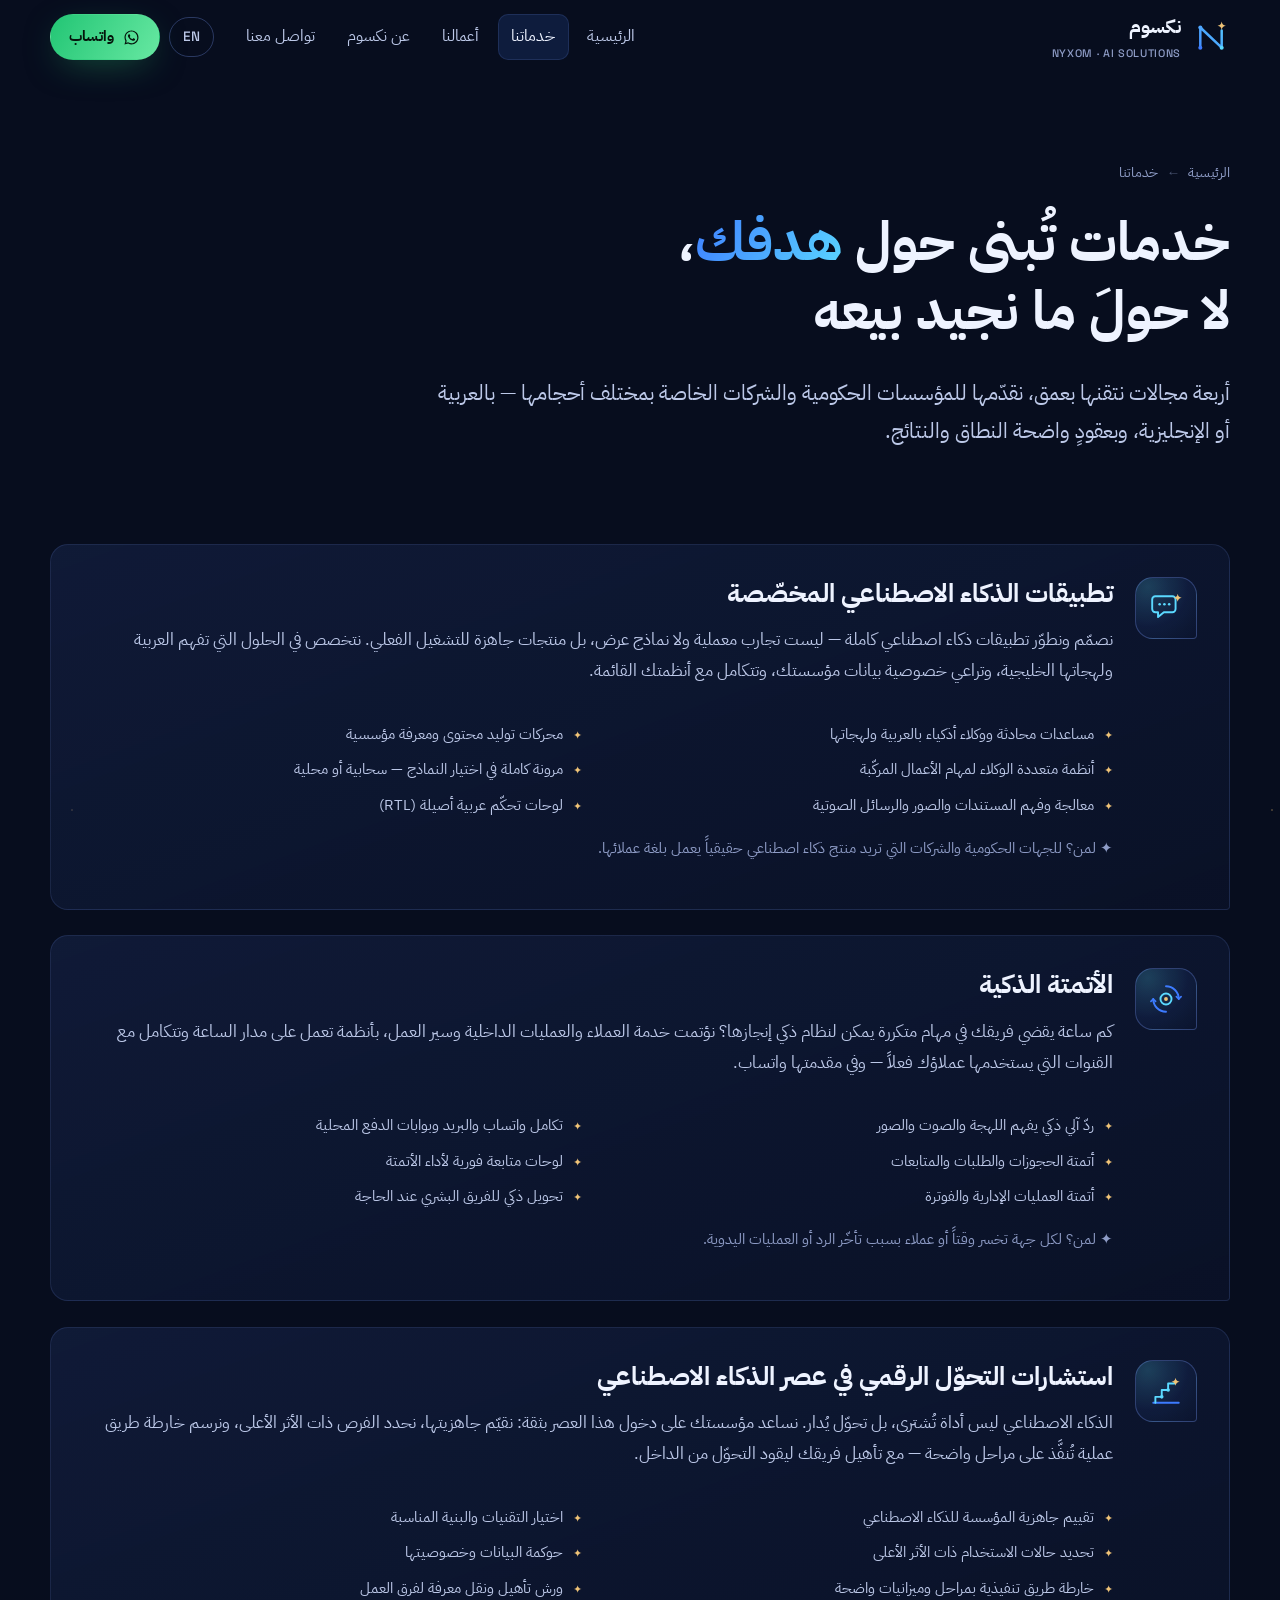
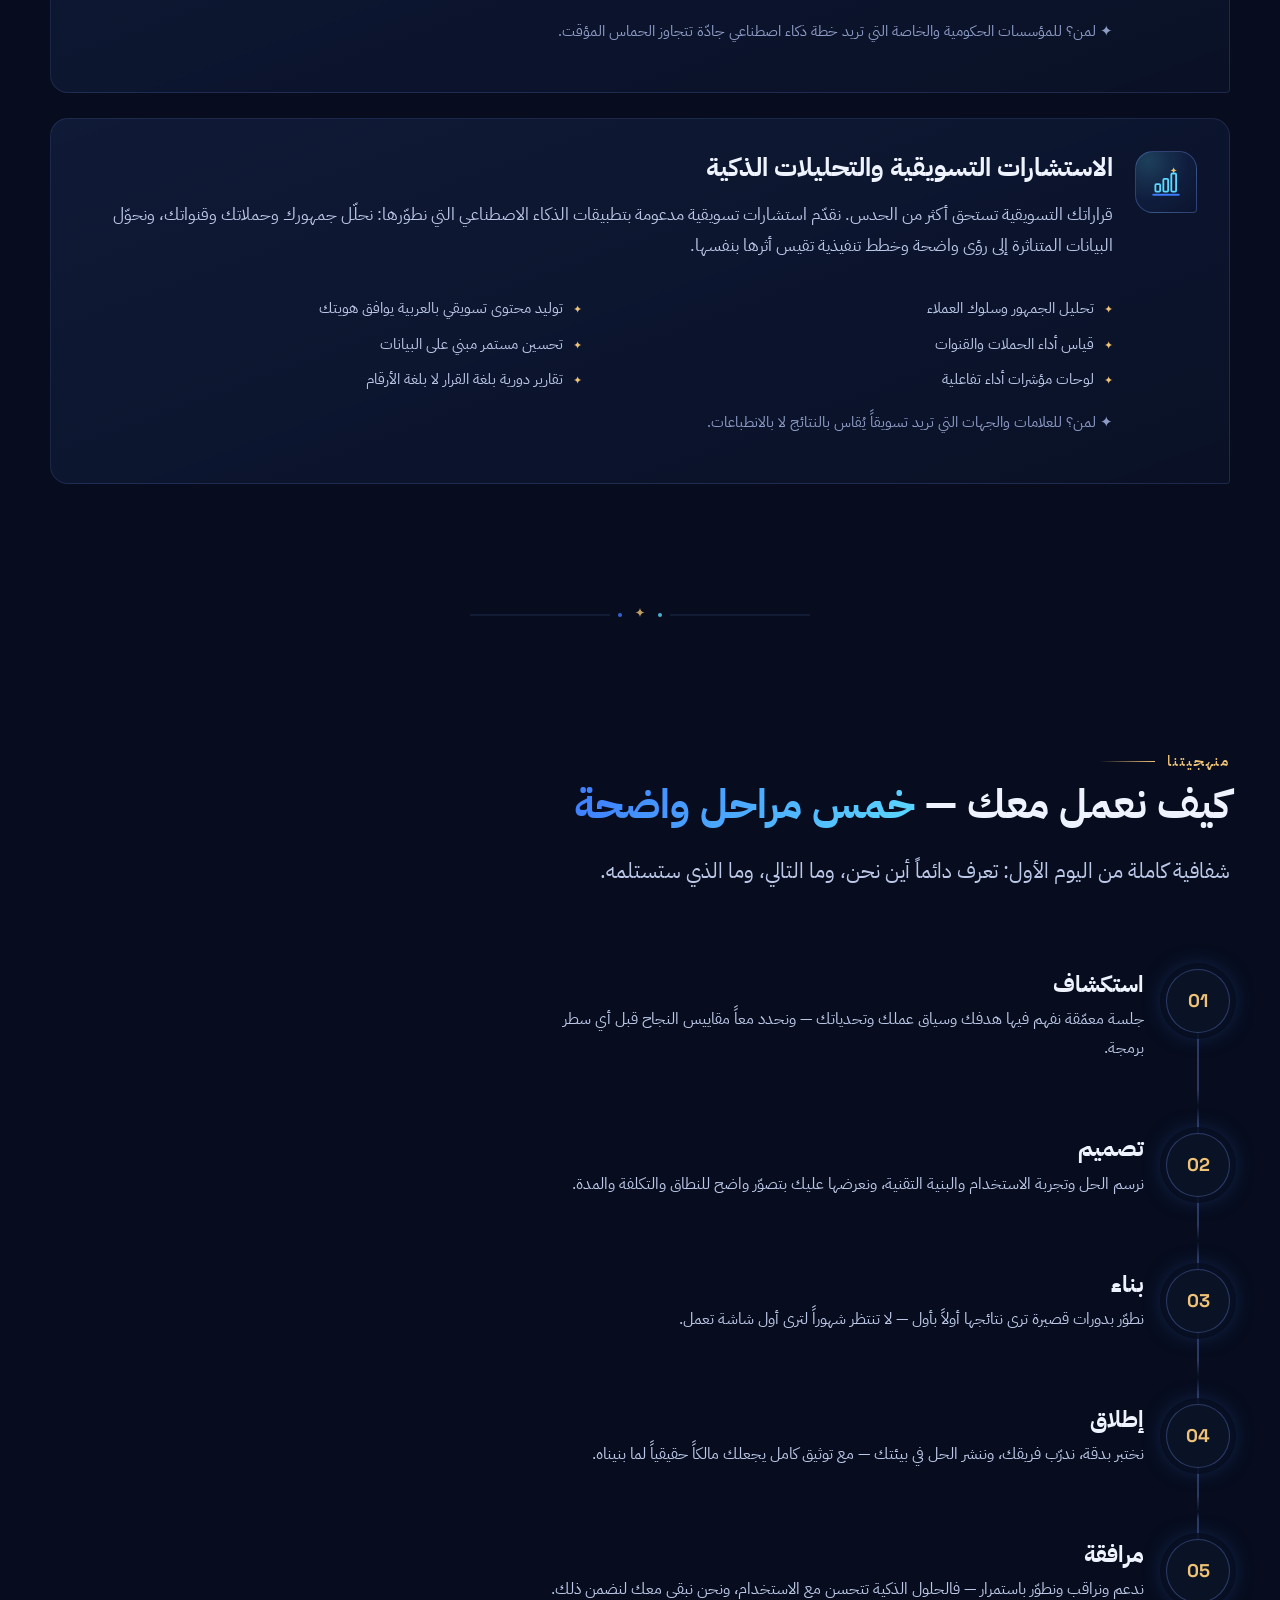
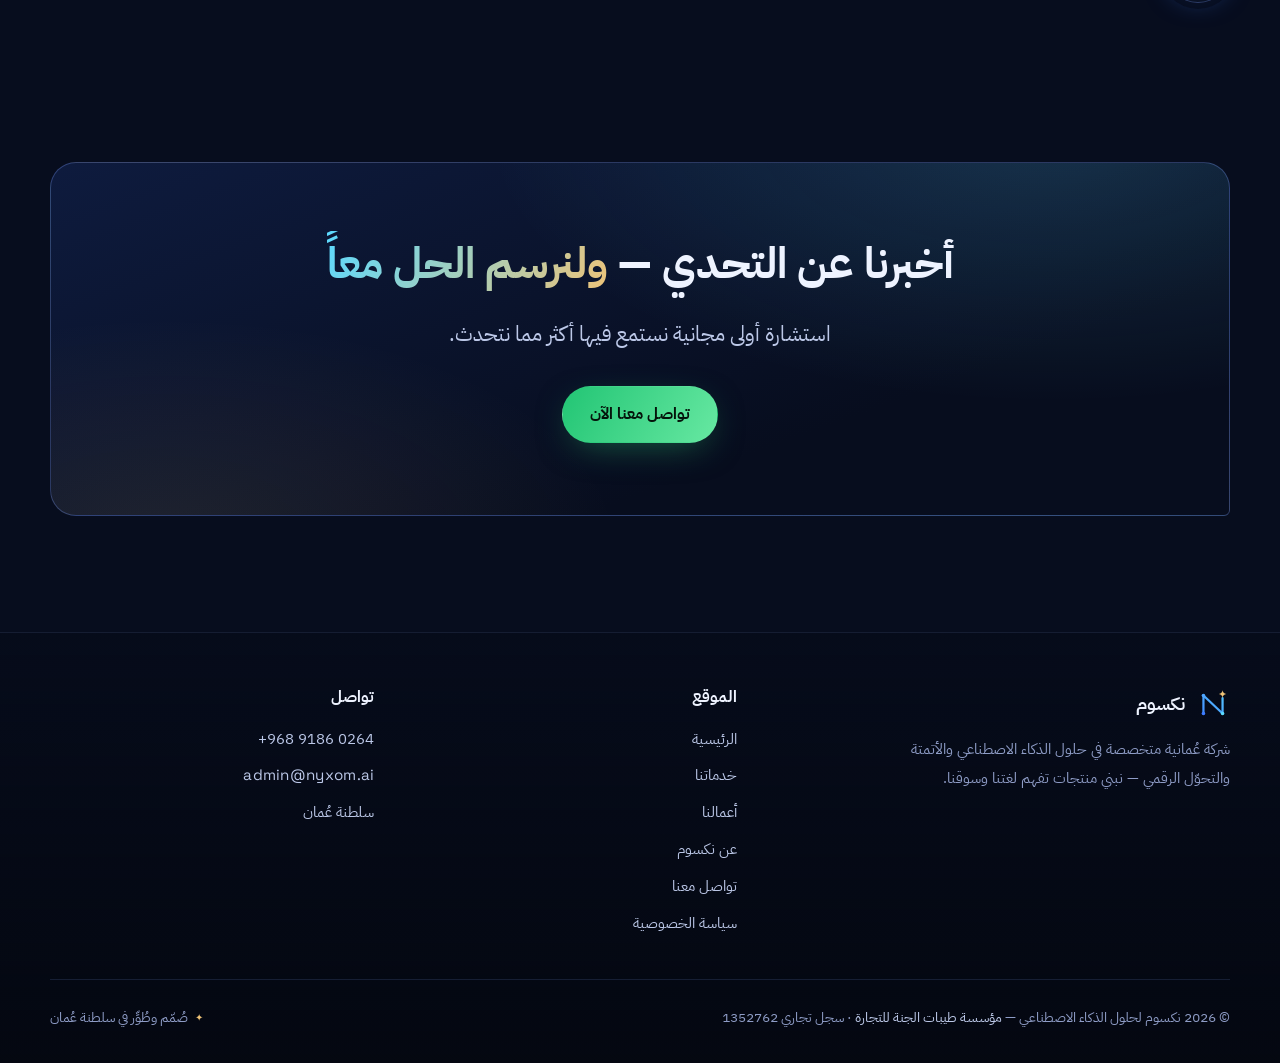
<file: services.html>
<!DOCTYPE html>
<html lang="ar" dir="rtl">
<head>
  <meta charset="utf-8">
  <meta name="viewport" content="width=device-width, initial-scale=1">
  <title>خدماتنا — نكسوم لحلول الذكاء الاصطناعي</title>
  <meta name="description" content="خدمات نكسوم: تطبيقات الذكاء الاصطناعي المخصصة، الأتمتة الذكية، استشارات التحول الرقمي، والتسويق والتحليلات الذكية — لمؤسسات القطاعين الحكومي والخاص.">
  <meta name="theme-color" content="#070D1E">
  <link rel="icon" type="image/svg+xml" href="favicon.svg">
  <link rel="canonical" href="https://nyxom.ai/services.html">
  <link rel="alternate" hreflang="ar" href="https://nyxom.ai/services.html">
  <link rel="alternate" hreflang="en" href="https://nyxom.ai/en/services.html">
  <meta property="og:type" content="website">
  <meta property="og:title" content="خدماتنا — نكسوم">
  <meta property="og:description" content="تطبيقات ذكاء اصطناعي، أتمتة ذكية، تحول رقمي، وتحليلات تسويقية.">
  <meta property="og:image" content="https://nyxom.ai/assets/img/og.png">
  <link rel="preload" href="assets/fonts/plex-arabic-700-arabic.woff2" as="font" type="font/woff2" crossorigin>
  <link rel="preload" href="assets/fonts/plex-arabic-400-arabic.woff2" as="font" type="font/woff2" crossorigin>
  <link rel="stylesheet" href="assets/css/style.css?v=4">
</head>
<body>

<header class="site-header">
  <div class="container nav">
    <a class="brand" href="index.html" aria-label="نكسوم — الرئيسية">
      <svg viewBox="0 0 64 64" aria-hidden="true"><defs><linearGradient id="lgN1" x1="0" y1="64" x2="64" y2="0" gradientUnits="userSpaceOnUse"><stop offset="0" stop-color="#3D7BFF"/><stop offset="1" stop-color="#5BD9FF"/></linearGradient></defs><path d="M14 50V16l36 34V21" fill="none" stroke="url(#lgN1)" stroke-width="4.2" stroke-linecap="round" stroke-linejoin="round"/><circle cx="14" cy="50" r="3.4" fill="#3D7BFF"/><circle cx="14" cy="16" r="3.4" fill="#4FA6FF"/><circle cx="50" cy="50" r="3.4" fill="#5BD9FF"/><path d="M50 6c.8 4.4 2.6 6.2 7 7-4.4.8-6.2 2.6-7 7-.8-4.4-2.6-6.2-7-7 4.4-.8 6.2-2.6 7-7Z" fill="#EFC377"/></svg>
      <span>نكسوم<span class="brand-sub latin">NYXOM · AI SOLUTIONS</span></span>
    </a>
    <nav aria-label="التنقل الرئيسي">
      <ul class="nav-links" id="nav-links">
        <li><a href="index.html">الرئيسية</a></li>
        <li><a href="services.html" aria-current="page">خدماتنا</a></li>
        <li><a href="projects.html">أعمالنا</a></li>
        <li><a href="about.html">عن نكسوم</a></li>
        <li><a href="contact.html">تواصل معنا</a></li>
      </ul>
    </nav>
    <div class="nav-cta">
      <a class="lang-switch" href="en/services.html" hreflang="en" lang="en">EN</a>
      <a class="btn btn-whatsapp btn-sm" href="https://wa.me/96891860264" target="_blank" rel="noopener">
        <svg viewBox="0 0 24 24" fill="currentColor" aria-hidden="true"><path d="M12.04 2c-5.46 0-9.91 4.45-9.91 9.91 0 1.75.46 3.45 1.32 4.95L2.05 22l5.25-1.38a9.87 9.87 0 0 0 4.74 1.21h.01c5.46 0 9.9-4.45 9.9-9.91 0-2.65-1.03-5.14-2.9-7.01A9.82 9.82 0 0 0 12.04 2Zm0 18.15h-.01a8.2 8.2 0 0 1-4.18-1.15l-.3-.18-3.12.82.83-3.04-.2-.31a8.26 8.26 0 0 1-1.26-4.38c0-4.54 3.7-8.24 8.24-8.24 2.2 0 4.27.86 5.82 2.42a8.18 8.18 0 0 1 2.41 5.83c0 4.54-3.7 8.23-8.23 8.23Zm4.52-6.16c-.25-.12-1.47-.72-1.69-.81-.23-.08-.39-.12-.56.13-.17.25-.64.81-.78.97-.14.17-.29.19-.54.06-.25-.12-1.05-.39-1.99-1.23-.74-.66-1.23-1.47-1.38-1.72-.14-.25-.02-.38.11-.51.11-.11.25-.29.37-.43.12-.14.17-.25.25-.41.08-.17.04-.31-.02-.43-.06-.12-.56-1.34-.76-1.84-.2-.48-.41-.42-.56-.43h-.48c-.17 0-.43.06-.66.31-.22.25-.86.85-.86 2.07 0 1.22.89 2.4 1.01 2.56.12.17 1.75 2.67 4.23 3.74.59.26 1.05.41 1.41.52.59.19 1.13.16 1.56.1.48-.07 1.47-.6 1.67-1.18.21-.58.21-1.07.15-1.18-.06-.1-.23-.16-.48-.28Z"/></svg>
        واتساب
      </a>
      <button class="nav-toggle" aria-expanded="false" aria-controls="nav-links" aria-label="فتح القائمة">
        <svg viewBox="0 0 24 24" fill="none" stroke="currentColor" stroke-width="2" stroke-linecap="round" aria-hidden="true"><path d="M4 7h16M4 12h16M4 17h16"/></svg>
      </button>
    </div>
  </div>
</header>

<main>
  <section class="page-hero">
    <div class="container">
      <nav class="breadcrumbs reveal" aria-label="مسار التنقل"><a href="index.html">الرئيسية</a><span class="sep">←</span><span>خدماتنا</span></nav>
      <h1 class="display reveal" style="--d:.06s">خدمات تُبنى حول <span class="g-text">هدفك</span>،<br>لا حولَ ما نجيد بيعه</h1>
      <p class="lead reveal" style="--d:.14s">أربعة مجالات نتقنها بعمق، نقدّمها للمؤسسات الحكومية والشركات الخاصة بمختلف أحجامها — بالعربية أو الإنجليزية، وبعقودٍ واضحة النطاق والنتائج.</p>
    </div>
  </section>

  <section class="section" style="padding-block-start:1rem">
    <div class="container grid" style="gap:1.6rem">

      <article class="card reveal" id="ai-apps">
        <div style="display:grid;grid-template-columns:auto 1fr;gap:1.4rem;align-items:start">
          <div class="icon-orb"><svg viewBox="0 0 32 32" fill="none" aria-hidden="true"><path d="M6 5h16a3 3 0 0 1 3 3v9a3 3 0 0 1-3 3H14l-5.5 4.5V20H6a3 3 0 0 1-3-3V8a3 3 0 0 1 3-3Z" stroke="#5BD9FF" stroke-width="1.8" stroke-linejoin="round"/><circle cx="10" cy="12.5" r="1.2" fill="#5BD9FF"/><circle cx="14.5" cy="12.5" r="1.2" fill="#5BD9FF"/><circle cx="19" cy="12.5" r="1.2" fill="#5BD9FF"/><path d="M27 2.5c.5 2.4 1.4 3.3 3.8 3.8-2.4.5-3.3 1.4-3.8 3.8-.5-2.4-1.4-3.3-3.8-3.8 2.4-.5 3.3-1.4 3.8-3.8Z" fill="#EFC377"/></svg></div>
          <div>
            <h2 style="font-size:1.6rem">تطبيقات الذكاء الاصطناعي المخصّصة</h2>
            <p>نصمّم ونطوّر تطبيقات ذكاء اصطناعي كاملة — ليست تجارب معملية ولا نماذج عرض، بل منتجات جاهزة للتشغيل الفعلي. نتخصص في الحلول التي تفهم العربية ولهجاتها الخليجية، وتراعي خصوصية بيانات مؤسستك، وتتكامل مع أنظمتك القائمة.</p>
            <div class="grid grid-2" style="gap:.4rem 2rem">
              <ul class="tick-list">
                <li>مساعدات محادثة ووكلاء أذكياء بالعربية ولهجاتها</li>
                <li>أنظمة متعددة الوكلاء لمهام الأعمال المركّبة</li>
                <li>معالجة وفهم المستندات والصور والرسائل الصوتية</li>
              </ul>
              <ul class="tick-list">
                <li>محركات توليد محتوى ومعرفة مؤسسية</li>
                <li>مرونة كاملة في اختيار النماذج — سحابية أو محلية</li>
                <li>لوحات تحكّم عربية أصيلة (RTL)</li>
              </ul>
            </div>
            <p class="muted" style="margin-top:1rem;font-size:.92rem">✦ لمن؟ للجهات الحكومية والشركات التي تريد منتج ذكاء اصطناعي حقيقياً يعمل بلغة عملائها.</p>
          </div>
        </div>
      </article>

      <article class="card reveal" id="automation">
        <div style="display:grid;grid-template-columns:auto 1fr;gap:1.4rem;align-items:start">
          <div class="icon-orb"><svg viewBox="0 0 32 32" fill="none" aria-hidden="true"><circle cx="16" cy="16" r="5.2" stroke="#5BD9FF" stroke-width="1.8"/><path d="M16 4a12 12 0 0 1 12 12" stroke="#3D7BFF" stroke-width="1.8" stroke-linecap="round"/><path d="M16 28A12 12 0 0 1 4 16" stroke="#3D7BFF" stroke-width="1.8" stroke-linecap="round"/><path d="M28 16l2.2-2.2M28 16l-2.2-2.2" stroke="#3D7BFF" stroke-width="1.6" stroke-linecap="round"/><path d="M4 16l-2.2 2.2M4 16l2.2 2.2" stroke="#3D7BFF" stroke-width="1.6" stroke-linecap="round"/><circle cx="16" cy="16" r="1.8" fill="#EFC377"/></svg></div>
          <div>
            <h2 style="font-size:1.6rem">الأتمتة الذكية</h2>
            <p>كم ساعة يقضي فريقك في مهام متكررة يمكن لنظام ذكي إنجازها؟ نؤتمت خدمة العملاء والعمليات الداخلية وسير العمل، بأنظمة تعمل على مدار الساعة وتتكامل مع القنوات التي يستخدمها عملاؤك فعلاً — وفي مقدمتها واتساب.</p>
            <div class="grid grid-2" style="gap:.4rem 2rem">
              <ul class="tick-list">
                <li>ردّ آلي ذكي يفهم اللهجة والصوت والصور</li>
                <li>أتمتة الحجوزات والطلبات والمتابعات</li>
                <li>أتمتة العمليات الإدارية والفوترة</li>
              </ul>
              <ul class="tick-list">
                <li>تكامل واتساب والبريد وبوابات الدفع المحلية</li>
                <li>لوحات متابعة فورية لأداء الأتمتة</li>
                <li>تحويل ذكي للفريق البشري عند الحاجة</li>
              </ul>
            </div>
            <p class="muted" style="margin-top:1rem;font-size:.92rem">✦ لمن؟ لكل جهة تخسر وقتاً أو عملاء بسبب تأخّر الرد أو العمليات اليدوية.</p>
          </div>
        </div>
      </article>

      <article class="card reveal" id="transformation">
        <div style="display:grid;grid-template-columns:auto 1fr;gap:1.4rem;align-items:start">
          <div class="icon-orb"><svg viewBox="0 0 32 32" fill="none" aria-hidden="true"><path d="M4 27h24" stroke="#3D7BFF" stroke-width="1.8" stroke-linecap="round"/><path d="M6 27v-5.5h6V15h6V9h6" stroke="#5BD9FF" stroke-width="1.8" stroke-linecap="round" stroke-linejoin="round"/><circle cx="12" cy="21.5" r="1.7" fill="#5BD9FF"/><circle cx="18" cy="15" r="1.7" fill="#5BD9FF"/><path d="M25 3.5c.5 2.4 1.4 3.3 3.8 3.8-2.4.5-3.3 1.4-3.8 3.8-.5-2.4-1.4-3.3-3.8-3.8 2.4-.5 3.3-1.4 3.8-3.8Z" fill="#EFC377"/></svg></div>
          <div>
            <h2 style="font-size:1.6rem">استشارات التحوّل الرقمي في عصر الذكاء الاصطناعي</h2>
            <p>الذكاء الاصطناعي ليس أداة تُشترى، بل تحوّل يُدار. نساعد مؤسستك على دخول هذا العصر بثقة: نقيّم جاهزيتها، نحدد الفرص ذات الأثر الأعلى، ونرسم خارطة طريق عملية تُنفَّذ على مراحل واضحة — مع تأهيل فريقك ليقود التحوّل من الداخل.</p>
            <div class="grid grid-2" style="gap:.4rem 2rem">
              <ul class="tick-list">
                <li>تقييم جاهزية المؤسسة للذكاء الاصطناعي</li>
                <li>تحديد حالات الاستخدام ذات الأثر الأعلى</li>
                <li>خارطة طريق تنفيذية بمراحل وميزانيات واضحة</li>
              </ul>
              <ul class="tick-list">
                <li>اختيار التقنيات والبنية المناسبة</li>
                <li>حوكمة البيانات وخصوصيتها</li>
                <li>ورش تأهيل ونقل معرفة لفرق العمل</li>
              </ul>
            </div>
            <p class="muted" style="margin-top:1rem;font-size:.92rem">✦ لمن؟ للمؤسسات الحكومية والخاصة التي تريد خطة ذكاء اصطناعي جادّة تتجاوز الحماس المؤقت.</p>
          </div>
        </div>
      </article>

      <article class="card reveal" id="marketing">
        <div style="display:grid;grid-template-columns:auto 1fr;gap:1.4rem;align-items:start">
          <div class="icon-orb"><svg viewBox="0 0 32 32" fill="none" aria-hidden="true"><path d="M4 28h24" stroke="#3D7BFF" stroke-width="1.8" stroke-linecap="round"/><rect x="6" y="18" width="4.5" height="7" rx="1" stroke="#5BD9FF" stroke-width="1.7"/><rect x="13.5" y="13" width="4.5" height="12" rx="1" stroke="#5BD9FF" stroke-width="1.7"/><rect x="21" y="8" width="4.5" height="17" rx="1" stroke="#5BD9FF" stroke-width="1.7"/><path d="M23.2 2c.4 1.9 1.1 2.6 3 3-1.9.4-2.6 1.1-3 3-.4-1.9-1.1-2.6-3-3 1.9-.4 2.6-1.1 3-3Z" fill="#EFC377"/></svg></div>
          <div>
            <h2 style="font-size:1.6rem">الاستشارات التسويقية والتحليلات الذكية</h2>
            <p>قراراتك التسويقية تستحق أكثر من الحدس. نقدّم استشارات تسويقية مدعومة بتطبيقات الذكاء الاصطناعي التي نطوّرها: نحلّل جمهورك وحملاتك وقنواتك، ونحوّل البيانات المتناثرة إلى رؤى واضحة وخطط تنفيذية تقيس أثرها بنفسها.</p>
            <div class="grid grid-2" style="gap:.4rem 2rem">
              <ul class="tick-list">
                <li>تحليل الجمهور وسلوك العملاء</li>
                <li>قياس أداء الحملات والقنوات</li>
                <li>لوحات مؤشرات أداء تفاعلية</li>
              </ul>
              <ul class="tick-list">
                <li>توليد محتوى تسويقي بالعربية يوافق هويتك</li>
                <li>تحسين مستمر مبني على البيانات</li>
                <li>تقارير دورية بلغة القرار لا بلغة الأرقام</li>
              </ul>
            </div>
            <p class="muted" style="margin-top:1rem;font-size:.92rem">✦ لمن؟ للعلامات والجهات التي تريد تسويقاً يُقاس بالنتائج لا بالانطباعات.</p>
          </div>
        </div>
      </article>
    </div>
  </section>

  <div class="star-divider" aria-hidden="true">
    <svg viewBox="0 0 340 18" fill="none"><path d="M0 9h140M200 9h140" stroke="rgba(125,160,255,.25)"/><circle cx="150" cy="9" r="2" fill="#3D7BFF"/><circle cx="190" cy="9" r="2" fill="#5BD9FF"/><path d="M170 2c.5 2.8 1.7 4 4.5 4.5-2.8.5-4 1.7-4.5 4.5-.5-2.8-1.7-4-4.5-4.5 2.8-.5 4-1.7 4.5-4.5Z" fill="#EFC377"/></svg>
  </div>

  <section class="section">
    <div class="container">
      <div class="section-head reveal">
        <span class="sec-num">منهجيتنا</span>
        <h2>كيف نعمل معك — <span class="g-text">خمس مراحل واضحة</span></h2>
        <p class="lead">شفافية كاملة من اليوم الأول: تعرف دائماً أين نحن، وما التالي، وما الذي ستستلمه.</p>
      </div>
      <div class="steps">
        <div class="step reveal">
          <span class="step-node" aria-hidden="true"></span>
          <div><h3>استكشاف</h3><p>جلسة معمّقة نفهم فيها هدفك وسياق عملك وتحدياتك — ونحدد معاً مقاييس النجاح قبل أي سطر برمجة.</p></div>
        </div>
        <div class="step reveal">
          <span class="step-node" aria-hidden="true"></span>
          <div><h3>تصميم</h3><p>نرسم الحل وتجربة الاستخدام والبنية التقنية، ونعرضها عليك بتصوّر واضح للنطاق والتكلفة والمدة.</p></div>
        </div>
        <div class="step reveal">
          <span class="step-node" aria-hidden="true"></span>
          <div><h3>بناء</h3><p>نطوّر بدورات قصيرة ترى نتائجها أولاً بأول — لا تنتظر شهوراً لترى أول شاشة تعمل.</p></div>
        </div>
        <div class="step reveal">
          <span class="step-node" aria-hidden="true"></span>
          <div><h3>إطلاق</h3><p>نختبر بدقة، ندرّب فريقك، وننشر الحل في بيئتك — مع توثيق كامل يجعلك مالكاً حقيقياً لما بنيناه.</p></div>
        </div>
        <div class="step reveal">
          <span class="step-node" aria-hidden="true"></span>
          <div><h3>مرافقة</h3><p>ندعم ونراقب ونطوّر باستمرار — فالحلول الذكية تتحسن مع الاستخدام، ونحن نبقى معك لنضمن ذلك.</p></div>
        </div>
      </div>
    </div>
  </section>

  <section class="section" style="padding-block-start:0">
    <div class="container">
      <div class="cta-band reveal">
        <h2>أخبرنا عن التحدي — <span class="g-gold">ولنرسم الحل معاً</span></h2>
        <p class="lead">استشارة أولى مجانية نستمع فيها أكثر مما نتحدث.</p>
        <div class="hero-actions">
          <a class="btn btn-whatsapp" href="contact.html">تواصل معنا الآن</a>
        </div>
      </div>
    </div>
  </section>
</main>

<footer class="site-footer">
  <div class="container">
    <div class="footer-grid">
      <div>
        <div class="footer-brand">
          <svg viewBox="0 0 64 64" aria-hidden="true"><defs><linearGradient id="lgN2" x1="0" y1="64" x2="64" y2="0" gradientUnits="userSpaceOnUse"><stop offset="0" stop-color="#3D7BFF"/><stop offset="1" stop-color="#5BD9FF"/></linearGradient></defs><path d="M14 50V16l36 34V21" fill="none" stroke="url(#lgN2)" stroke-width="4.2" stroke-linecap="round" stroke-linejoin="round"/><circle cx="14" cy="50" r="3.4" fill="#3D7BFF"/><circle cx="14" cy="16" r="3.4" fill="#4FA6FF"/><circle cx="50" cy="50" r="3.4" fill="#5BD9FF"/><path d="M50 6c.8 4.4 2.6 6.2 7 7-4.4.8-6.2 2.6-7 7-.8-4.4-2.6-6.2-7-7 4.4-.8 6.2-2.6 7-7Z" fill="#EFC377"/></svg>
          نكسوم
        </div>
        <p class="muted" style="max-width:36ch">شركة عُمانية متخصصة في حلول الذكاء الاصطناعي والأتمتة والتحوّل الرقمي — نبني منتجات تفهم لغتنا وسوقنا.</p>
      </div>
      <div>
        <h4>الموقع</h4>
        <ul>
          <li><a href="index.html">الرئيسية</a></li>
          <li><a href="services.html">خدماتنا</a></li>
          <li><a href="projects.html">أعمالنا</a></li>
          <li><a href="about.html">عن نكسوم</a></li>
          <li><a href="contact.html">تواصل معنا</a></li>
          <li><a href="/privacy">سياسة الخصوصية</a></li>
        </ul>
      </div>
      <div>
        <h4>تواصل</h4>
        <ul>
          <li><a href="https://wa.me/96891860264" target="_blank" rel="noopener" dir="ltr" style="unicode-bidi:embed">+968 9186 0264</a></li>
          <li><a href="mailto:admin@nyxom.ai" class="latin">admin@nyxom.ai</a></li>
          <li>سلطنة عُمان</li>
        </ul>
      </div>
    </div>
    <div class="footer-bottom">
      <span>© <span data-year>2026</span> نكسوم لحلول الذكاء الاصطناعي — <span class="reg">مؤسسة طيبات الجنة للتجارة</span> · سجل تجاري <span class="cr" dir="ltr">1352762</span></span>
      <span class="made-in">صُمّم وطُوِّر في سلطنة عُمان</span>
    </div>
  </div>
</footer>

<script src="assets/js/main.js?v=4"></script>
</body>
</html>
</file>
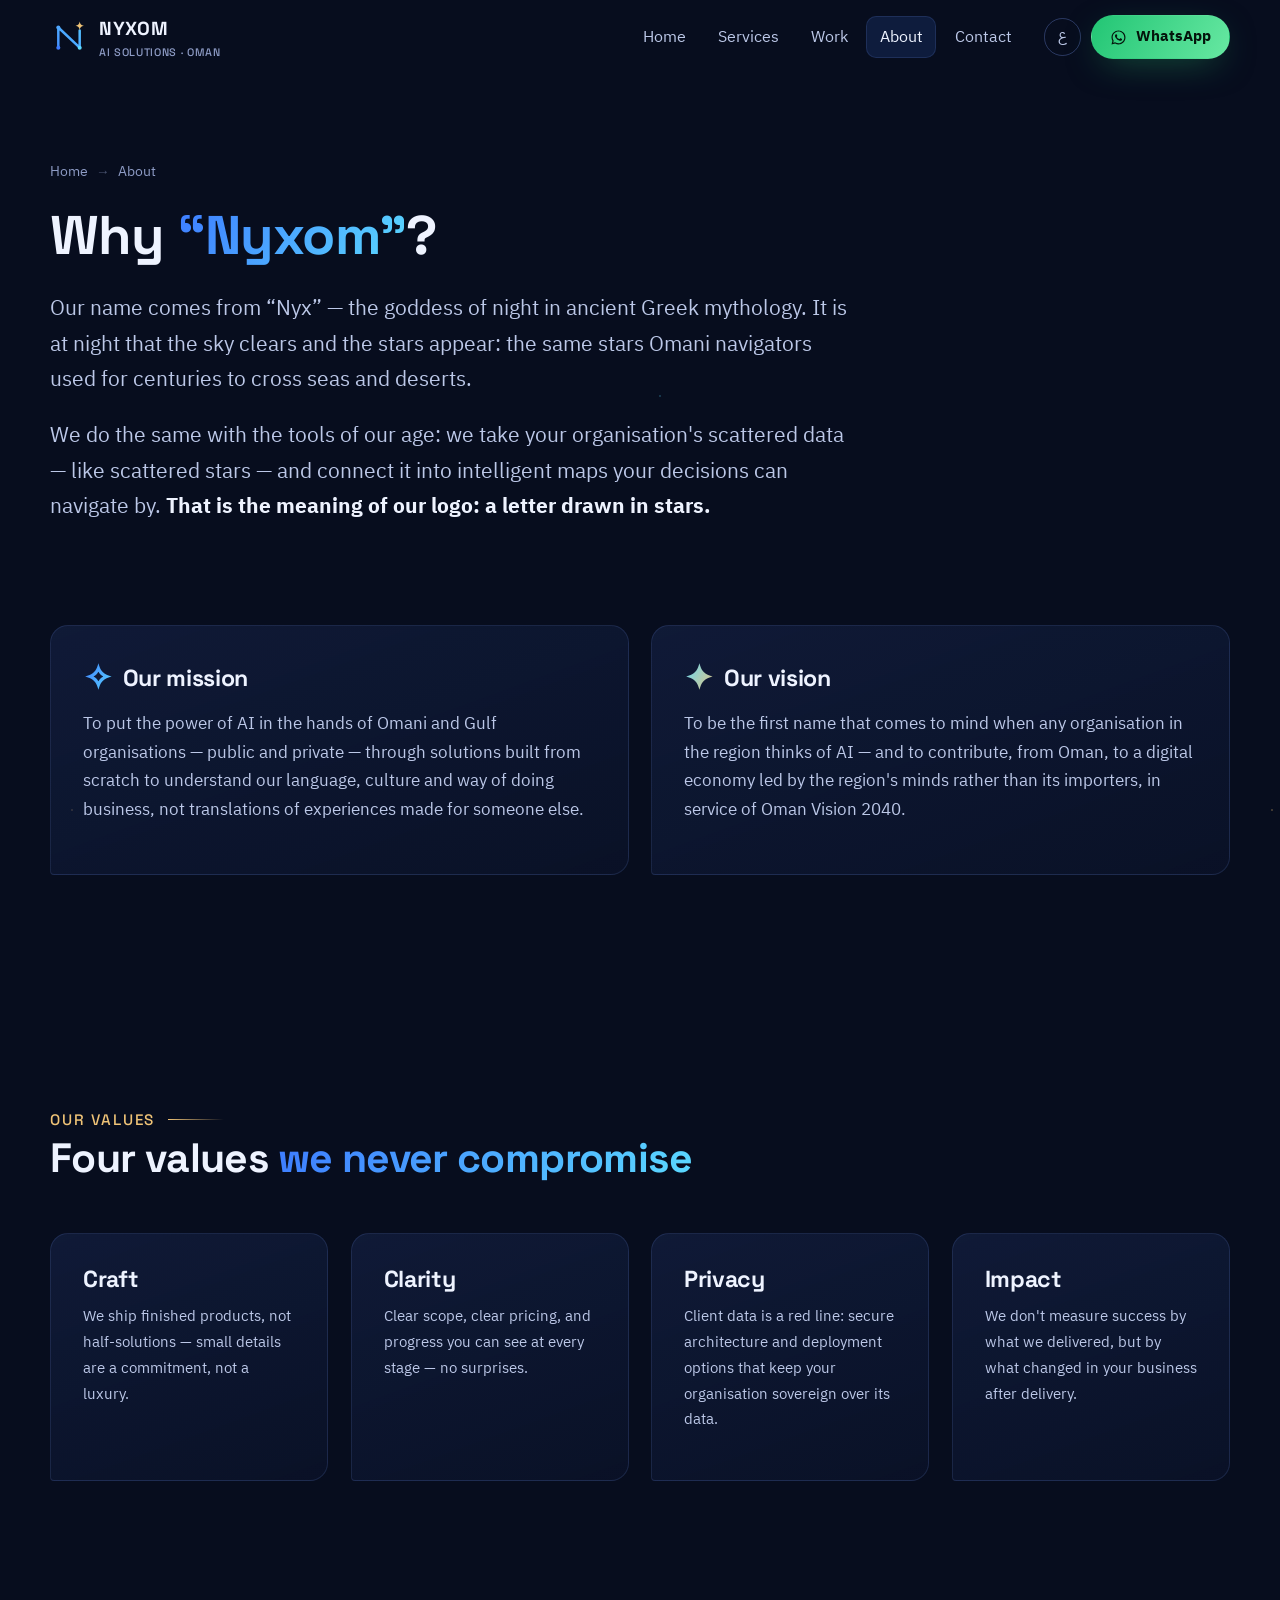
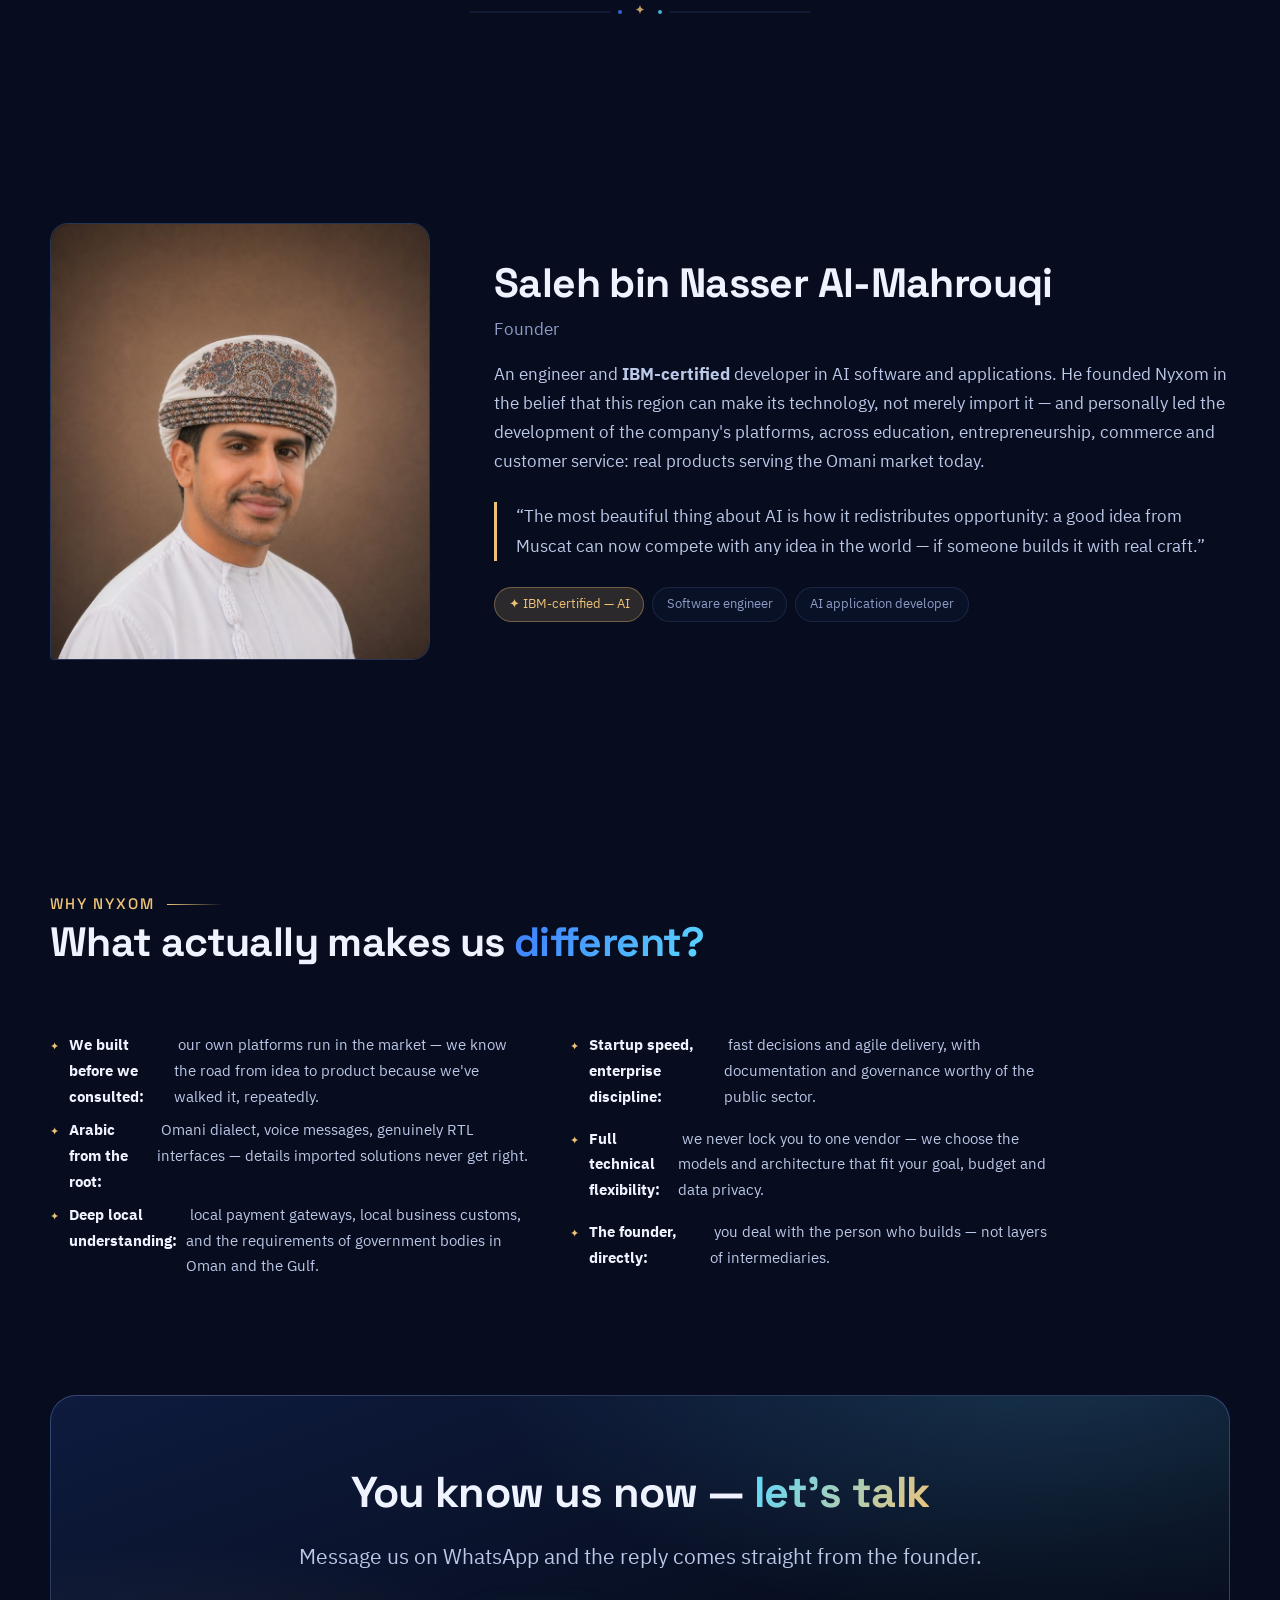
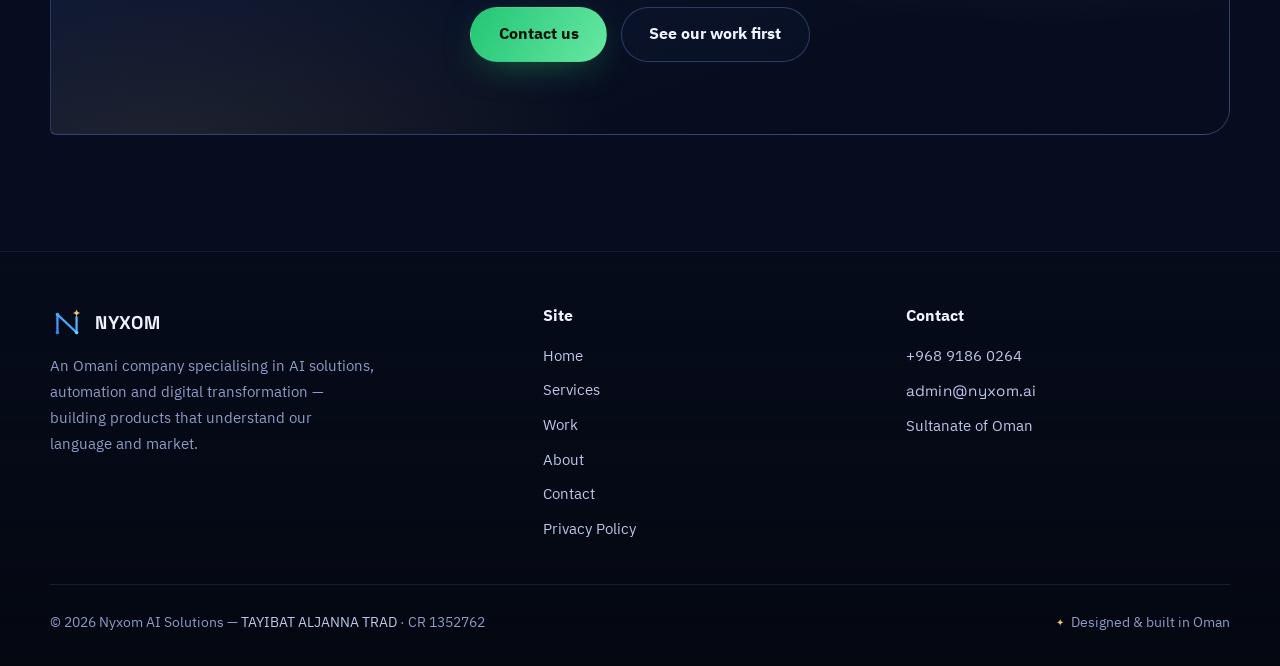
<file: en/about.html>
<!DOCTYPE html>
<html lang="en" dir="ltr">
<head>
  <meta charset="utf-8">
  <meta name="viewport" content="width=device-width, initial-scale=1">
  <title>About Nyxom — An Omani AI Solutions Company</title>
  <meta name="description" content="The story of Nyxom: an Omani company founded by engineer Saleh bin Nasser Al-Mahrouqi, IBM-certified in AI software and applications — building solutions that understand our language and market.">
  <meta name="theme-color" content="#070D1E">
  <link rel="icon" type="image/svg+xml" href="../favicon.svg">
  <link rel="canonical" href="https://nyxom.ai/en/about.html">
  <link rel="alternate" hreflang="ar" href="https://nyxom.ai/about.html">
  <link rel="alternate" hreflang="en" href="https://nyxom.ai/en/about.html">
  <meta property="og:type" content="website">
  <meta property="og:title" content="About Nyxom">
  <meta property="og:description" content="An Omani AI solutions company — building products that understand our language and market.">
  <meta property="og:image" content="https://nyxom.ai/assets/img/og.png">
  <link rel="preload" href="../assets/fonts/space-grotesk-var-latin.woff2" as="font" type="font/woff2" crossorigin>
  <link rel="preload" href="../assets/fonts/plex-arabic-400-latin.woff2" as="font" type="font/woff2" crossorigin>
  <link rel="stylesheet" href="../assets/css/style.css?v=4">
</head>
<body>

<header class="site-header">
  <div class="container nav">
    <a class="brand" href="index.html" aria-label="Nyxom — Home">
      <svg viewBox="0 0 64 64" aria-hidden="true"><defs><linearGradient id="lgN1" x1="0" y1="64" x2="64" y2="0" gradientUnits="userSpaceOnUse"><stop offset="0" stop-color="#3D7BFF"/><stop offset="1" stop-color="#5BD9FF"/></linearGradient></defs><path d="M14 50V16l36 34V21" fill="none" stroke="url(#lgN1)" stroke-width="4.2" stroke-linecap="round" stroke-linejoin="round"/><circle cx="14" cy="50" r="3.4" fill="#3D7BFF"/><circle cx="14" cy="16" r="3.4" fill="#4FA6FF"/><circle cx="50" cy="50" r="3.4" fill="#5BD9FF"/><path d="M50 6c.8 4.4 2.6 6.2 7 7-4.4.8-6.2 2.6-7 7-.8-4.4-2.6-6.2-7-7 4.4-.8 6.2-2.6 7-7Z" fill="#EFC377"/></svg>
      <span class="latin">NYXOM<span class="brand-sub">AI SOLUTIONS · OMAN</span></span>
    </a>
    <nav aria-label="Main navigation">
      <ul class="nav-links" id="nav-links">
        <li><a href="index.html">Home</a></li>
        <li><a href="services.html">Services</a></li>
        <li><a href="projects.html">Work</a></li>
        <li><a href="about.html" aria-current="page">About</a></li>
        <li><a href="contact.html">Contact</a></li>
      </ul>
    </nav>
    <div class="nav-cta">
      <a class="lang-switch" href="../about.html" hreflang="ar" lang="ar">ع</a>
      <a class="btn btn-whatsapp btn-sm" href="https://wa.me/96891860264" target="_blank" rel="noopener">
        <svg viewBox="0 0 24 24" fill="currentColor" aria-hidden="true"><path d="M12.04 2c-5.46 0-9.91 4.45-9.91 9.91 0 1.75.46 3.45 1.32 4.95L2.05 22l5.25-1.38a9.87 9.87 0 0 0 4.74 1.21h.01c5.46 0 9.9-4.45 9.9-9.91 0-2.65-1.03-5.14-2.9-7.01A9.82 9.82 0 0 0 12.04 2Zm0 18.15h-.01a8.2 8.2 0 0 1-4.18-1.15l-.3-.18-3.12.82.83-3.04-.2-.31a8.26 8.26 0 0 1-1.26-4.38c0-4.54 3.7-8.24 8.24-8.24 2.2 0 4.27.86 5.82 2.42a8.18 8.18 0 0 1 2.41 5.83c0 4.54-3.7 8.23-8.23 8.23Zm4.52-6.16c-.25-.12-1.47-.72-1.69-.81-.23-.08-.39-.12-.56.13-.17.25-.64.81-.78.97-.14.17-.29.19-.54.06-.25-.12-1.05-.39-1.99-1.23-.74-.66-1.23-1.47-1.38-1.72-.14-.25-.02-.38.11-.51.11-.11.25-.29.37-.43.12-.14.17-.25.25-.41.08-.17.04-.31-.02-.43-.06-.12-.56-1.34-.76-1.84-.2-.48-.41-.42-.56-.43h-.48c-.17 0-.43.06-.66.31-.22.25-.86.85-.86 2.07 0 1.22.89 2.4 1.01 2.56.12.17 1.75 2.67 4.23 3.74.59.26 1.05.41 1.41.52.59.19 1.13.16 1.56.1.48-.07 1.47-.6 1.67-1.18.21-.58.21-1.07.15-1.18-.06-.1-.23-.16-.48-.28Z"/></svg>
        WhatsApp
      </a>
      <button class="nav-toggle" aria-expanded="false" aria-controls="nav-links" aria-label="Open menu">
        <svg viewBox="0 0 24 24" fill="none" stroke="currentColor" stroke-width="2" stroke-linecap="round" aria-hidden="true"><path d="M4 7h16M4 12h16M4 17h16"/></svg>
      </button>
    </div>
  </div>
</header>

<main>
  <section class="page-hero">
    <div class="container">
      <nav class="breadcrumbs reveal" aria-label="Breadcrumb"><a href="index.html">Home</a><span class="sep">→</span><span>About</span></nav>
      <h1 class="display reveal" style="--d:.06s">Why <span class="g-text">“Nyxom”</span>?</h1>
      <p class="lead reveal" style="--d:.14s">Our name comes from “Nyx” — the goddess of night in ancient Greek mythology. It is at night that the sky clears and the stars appear: the same stars Omani navigators used for centuries to cross seas and deserts.</p>
      <p class="lead reveal" style="--d:.2s">We do the same with the tools of our age: we take your organisation's scattered data — like scattered stars — and connect it into intelligent maps your decisions can navigate by. <b style="color:var(--t-0)">That is the meaning of our logo: a letter drawn in stars.</b></p>
    </div>
  </section>

  <section class="section" style="padding-block-start:1.5rem">
    <div class="container">
      <div class="grid grid-2">
        <article class="card reveal">
          <h3><span class="g-text" style="font-size:1.5em">✧</span> Our mission</h3>
          <p>To put the power of AI in the hands of Omani and Gulf organisations — public and private — through solutions built from scratch to understand our language, culture and way of doing business, not translations of experiences made for someone else.</p>
        </article>
        <article class="card reveal" style="--d:.08s">
          <h3><span class="g-gold" style="font-size:1.5em">✦</span> Our vision</h3>
          <p>To be the first name that comes to mind when any organisation in the region thinks of AI — and to contribute, from Oman, to a digital economy led by the region's minds rather than its importers, in service of Oman Vision 2040.</p>
        </article>
      </div>
    </div>
  </section>

  <section class="section">
    <div class="container">
      <div class="section-head reveal">
        <span class="sec-num latin">OUR VALUES</span>
        <h2>Four values <span class="g-text">we never compromise</span></h2>
      </div>
      <div class="grid grid-4">
        <article class="card reveal">
          <h3>Craft</h3>
          <p style="font-size:.95rem">We ship finished products, not half-solutions — small details are a commitment, not a luxury.</p>
        </article>
        <article class="card reveal" style="--d:.07s">
          <h3>Clarity</h3>
          <p style="font-size:.95rem">Clear scope, clear pricing, and progress you can see at every stage — no surprises.</p>
        </article>
        <article class="card reveal" style="--d:.14s">
          <h3>Privacy</h3>
          <p style="font-size:.95rem">Client data is a red line: secure architecture and deployment options that keep your organisation sovereign over its data.</p>
        </article>
        <article class="card reveal" style="--d:.21s">
          <h3>Impact</h3>
          <p style="font-size:.95rem">We don't measure success by what we delivered, but by what changed in your business after delivery.</p>
        </article>
      </div>
    </div>
  </section>

  <div class="star-divider" aria-hidden="true">
    <svg viewBox="0 0 340 18" fill="none"><path d="M0 9h140M200 9h140" stroke="rgba(125,160,255,.25)"/><circle cx="150" cy="9" r="2" fill="#3D7BFF"/><circle cx="190" cy="9" r="2" fill="#5BD9FF"/><path d="M170 2c.5 2.8 1.7 4 4.5 4.5-2.8.5-4 1.7-4.5 4.5-.5-2.8-1.7-4-4.5-4.5 2.8-.5 4-1.7 4.5-4.5Z" fill="#EFC377"/></svg>
  </div>

  <section class="section" id="founder">
    <div class="container">
      <div class="section-head reveal">
        <span class="sec-num latin">THE FOUNDER</span>
      </div>
      <div class="founder">
        <div class="founder-portrait reveal">
          <img src="../assets/img/founder.jpg" alt="Saleh bin Nasser Al-Mahrouqi — Founder of Nyxom" width="900" height="900" decoding="async">
        </div>
        <div class="reveal" style="--d:.1s">
          <h2 style="margin-bottom:.2em">Saleh bin Nasser Al-Mahrouqi</h2>
          <p class="muted" style="font-size:1.05rem">Founder</p>
          <p>An engineer and <b>IBM-certified</b> developer in AI software and applications. He founded Nyxom in the belief that this region can make its technology, not merely import it — and personally led the development of the company's platforms, across education, entrepreneurship, commerce and customer service: real products serving the Omani market today.</p>
          <blockquote class="founder-quote">“The most beautiful thing about AI is how it redistributes opportunity: a good idea from Muscat can now compete with any idea in the world — if someone builds it with real craft.”</blockquote>
          <div class="cred-chips">
            <span class="chip gold">✦ IBM-certified — AI</span>
            <span class="chip">Software engineer</span>
            <span class="chip">AI application developer</span>
          </div>
        </div>
      </div>
    </div>
  </section>

  <section class="section">
    <div class="container">
      <div class="section-head reveal">
        <span class="sec-num latin">WHY NYXOM</span>
        <h2>What actually makes us <span class="g-text">different?</span></h2>
      </div>
      <div class="grid grid-2" style="gap:1rem 2.5rem;max-width:1000px">
        <ul class="tick-list reveal" style="font-size:1.02rem">
          <li><b style="color:var(--t-0)">We built before we consulted:</b>&nbsp;our own platforms run in the market — we know the road from idea to product because we've walked it, repeatedly.</li>
          <li><b style="color:var(--t-0)">Arabic from the root:</b>&nbsp;Omani dialect, voice messages, genuinely RTL interfaces — details imported solutions never get right.</li>
          <li><b style="color:var(--t-0)">Deep local understanding:</b>&nbsp;local payment gateways, local business customs, and the requirements of government bodies in Oman and the Gulf.</li>
        </ul>
        <ul class="tick-list reveal" style="--d:.1s;font-size:1.02rem">
          <li><b style="color:var(--t-0)">Startup speed, enterprise discipline:</b>&nbsp;fast decisions and agile delivery, with documentation and governance worthy of the public sector.</li>
          <li><b style="color:var(--t-0)">Full technical flexibility:</b>&nbsp;we never lock you to one vendor — we choose the models and architecture that fit your goal, budget and data privacy.</li>
          <li><b style="color:var(--t-0)">The founder, directly:</b>&nbsp;you deal with the person who builds — not layers of intermediaries.</li>
        </ul>
      </div>
    </div>
  </section>

  <section class="section" style="padding-block-start:0">
    <div class="container">
      <div class="cta-band reveal">
        <h2>You know us now — <span class="g-gold">let's talk</span></h2>
        <p class="lead">Message us on WhatsApp and the reply comes straight from the founder.</p>
        <div class="hero-actions">
          <a class="btn btn-whatsapp" href="contact.html">Contact us</a>
          <a class="btn btn-ghost" href="projects.html">See our work first</a>
        </div>
      </div>
    </div>
  </section>
</main>

<footer class="site-footer">
  <div class="container">
    <div class="footer-grid">
      <div>
        <div class="footer-brand">
          <svg viewBox="0 0 64 64" aria-hidden="true"><defs><linearGradient id="lgN2" x1="0" y1="64" x2="64" y2="0" gradientUnits="userSpaceOnUse"><stop offset="0" stop-color="#3D7BFF"/><stop offset="1" stop-color="#5BD9FF"/></linearGradient></defs><path d="M14 50V16l36 34V21" fill="none" stroke="url(#lgN2)" stroke-width="4.2" stroke-linecap="round" stroke-linejoin="round"/><circle cx="14" cy="50" r="3.4" fill="#3D7BFF"/><circle cx="14" cy="16" r="3.4" fill="#4FA6FF"/><circle cx="50" cy="50" r="3.4" fill="#5BD9FF"/><path d="M50 6c.8 4.4 2.6 6.2 7 7-4.4.8-6.2 2.6-7 7-.8-4.4-2.6-6.2-7-7 4.4-.8 6.2-2.6 7-7Z" fill="#EFC377"/></svg>
          <span class="latin">NYXOM</span>
        </div>
        <p class="muted" style="max-width:36ch">An Omani company specialising in AI solutions, automation and digital transformation — building products that understand our language and market.</p>
      </div>
      <div>
        <h4>Site</h4>
        <ul>
          <li><a href="index.html">Home</a></li>
          <li><a href="services.html">Services</a></li>
          <li><a href="projects.html">Work</a></li>
          <li><a href="about.html">About</a></li>
          <li><a href="contact.html">Contact</a></li>
          <li><a href="/privacy">Privacy Policy</a></li>
        </ul>
      </div>
      <div>
        <h4>Contact</h4>
        <ul>
          <li><a href="https://wa.me/96891860264" target="_blank" rel="noopener">+968 9186 0264</a></li>
          <li><a href="mailto:admin@nyxom.ai" class="latin">admin@nyxom.ai</a></li>
          <li>Sultanate of Oman</li>
        </ul>
      </div>
    </div>
    <div class="footer-bottom">
      <span>© <span data-year>2026</span> Nyxom AI Solutions — <span class="reg">TAYIBAT ALJANNA TRAD</span> · CR <span class="cr" dir="ltr">1352762</span></span>
      <span class="made-in">Designed & built in Oman</span>
    </div>
  </div>
</footer>

<script src="../assets/js/main.js?v=4"></script>
</body>
</html>
</file>
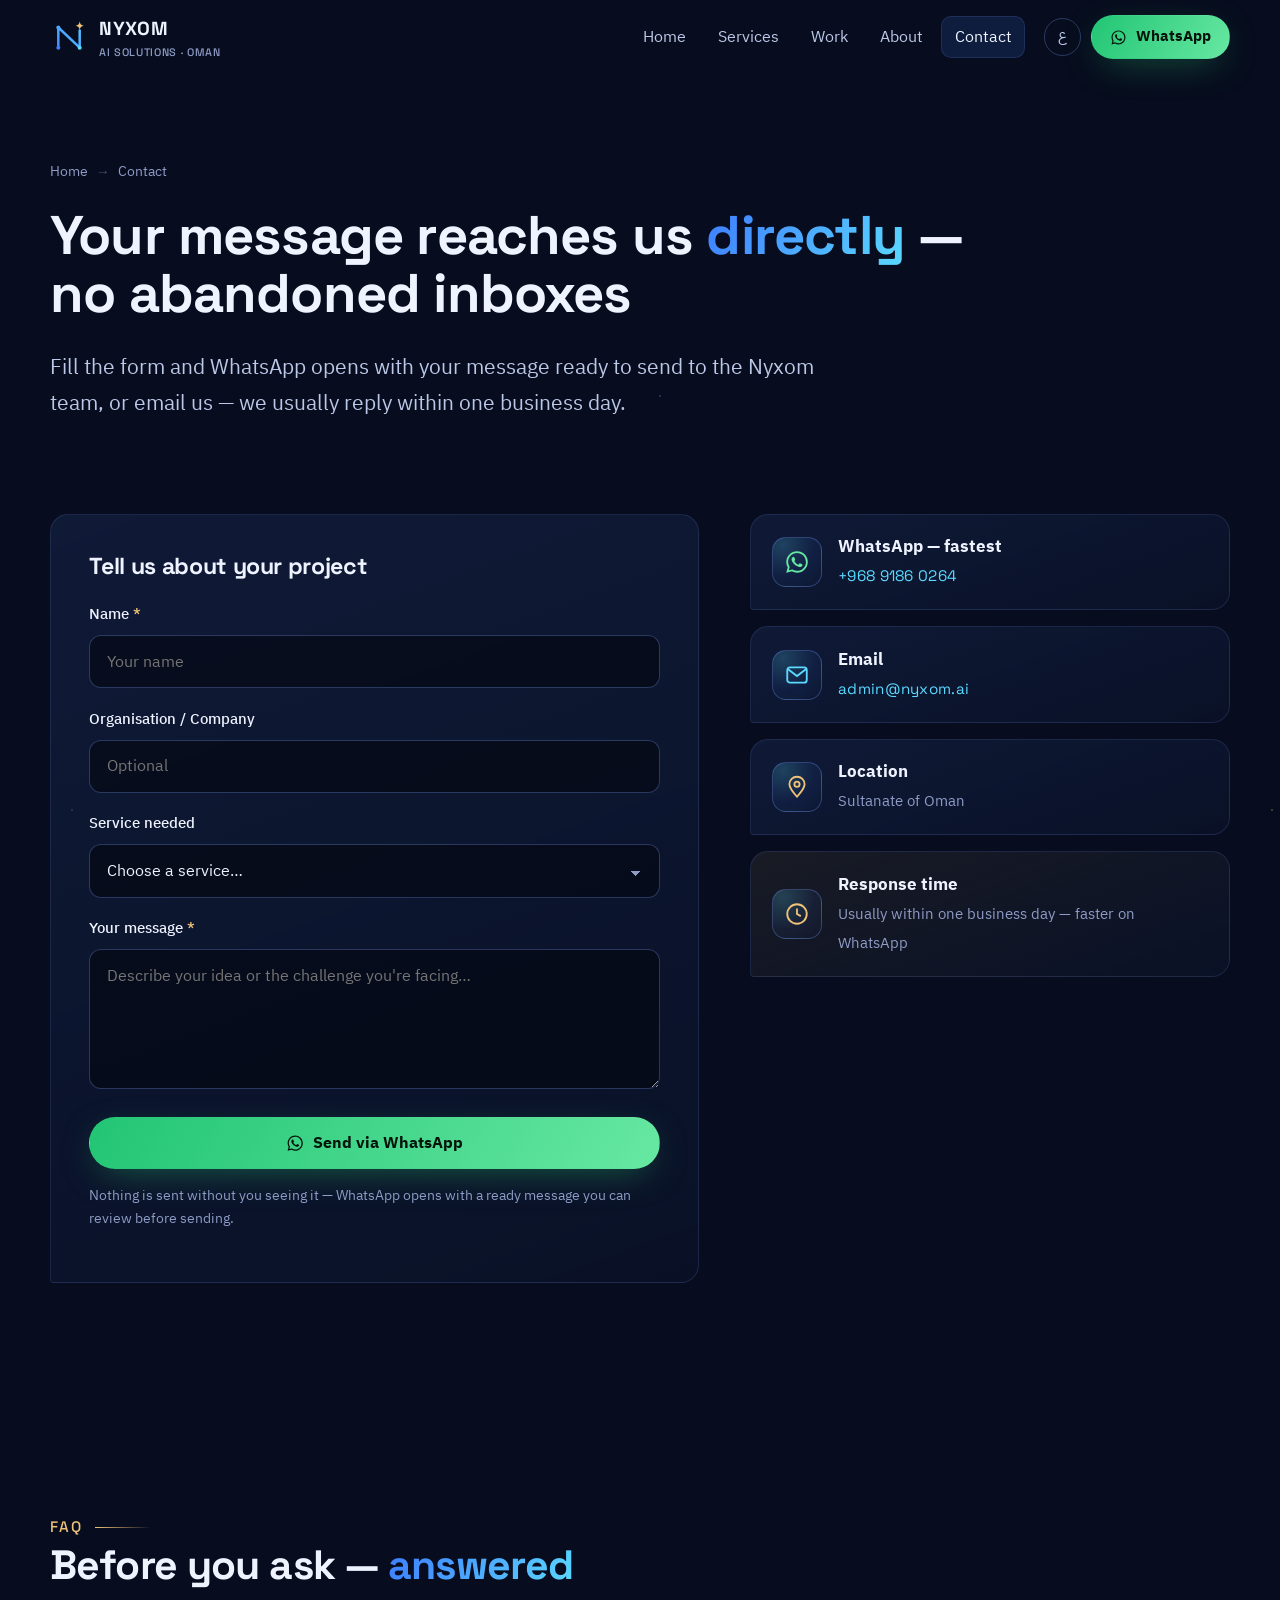
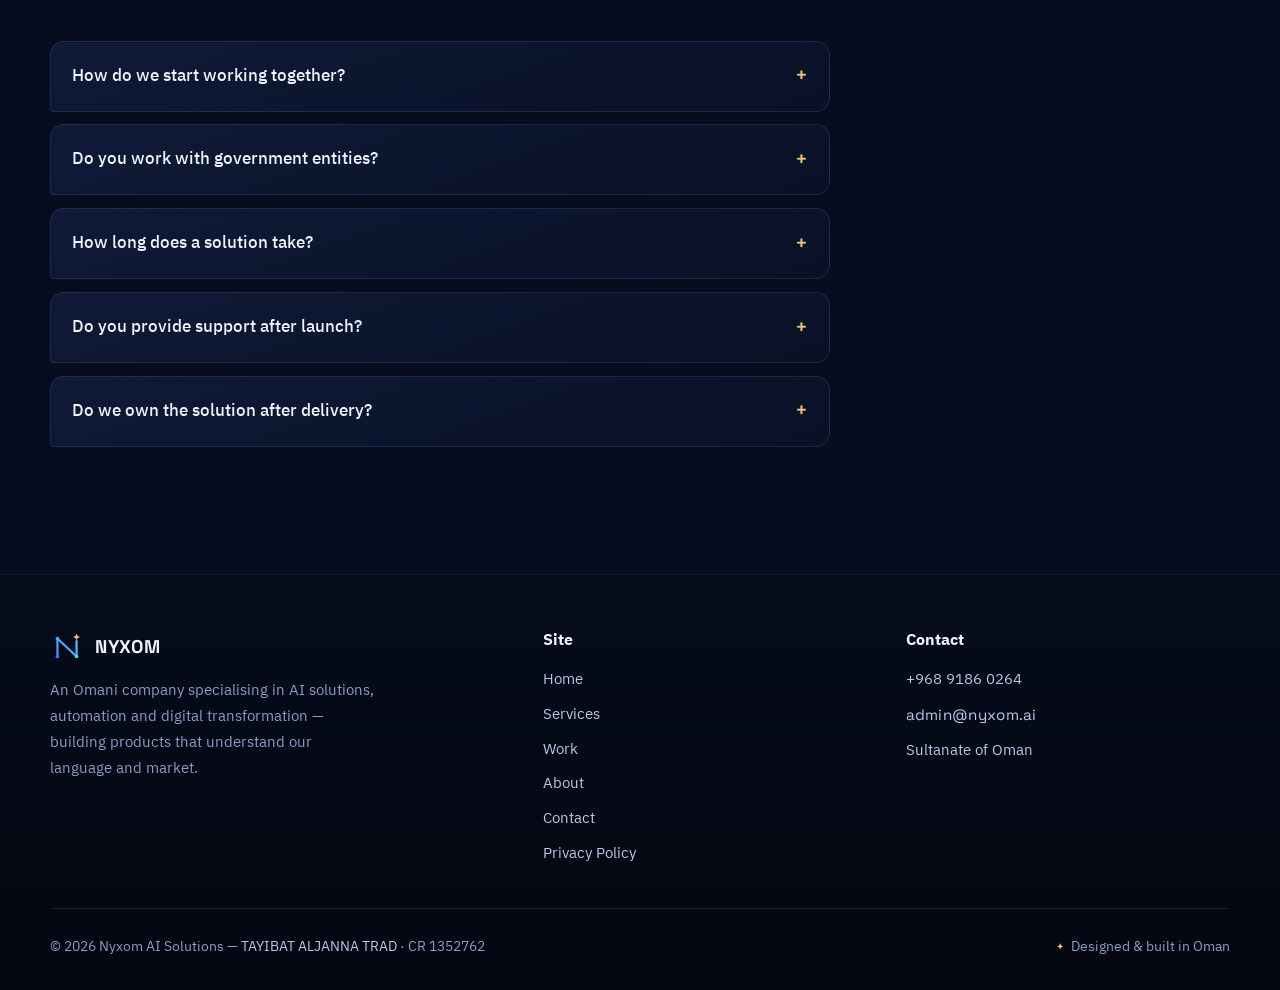
<file: en/contact.html>
<!DOCTYPE html>
<html lang="en" dir="ltr">
<head>
  <meta charset="utf-8">
  <meta name="viewport" content="width=device-width, initial-scale=1">
  <title>Contact — Nyxom AI Solutions</title>
  <meta name="description" content="Contact Nyxom on WhatsApp +968 9186 0264 or email admin@nyxom.ai — your message reaches us directly and we reply within one business day.">
  <meta name="theme-color" content="#070D1E">
  <link rel="icon" type="image/svg+xml" href="../favicon.svg">
  <link rel="canonical" href="https://nyxom.ai/en/contact.html">
  <link rel="alternate" hreflang="ar" href="https://nyxom.ai/contact.html">
  <link rel="alternate" hreflang="en" href="https://nyxom.ai/en/contact.html">
  <meta property="og:type" content="website">
  <meta property="og:title" content="Contact — Nyxom">
  <meta property="og:description" content="Message us on WhatsApp — replies come directly.">
  <meta property="og:image" content="https://nyxom.ai/assets/img/og.png">
  <link rel="preload" href="../assets/fonts/space-grotesk-var-latin.woff2" as="font" type="font/woff2" crossorigin>
  <link rel="preload" href="../assets/fonts/plex-arabic-400-latin.woff2" as="font" type="font/woff2" crossorigin>
  <link rel="stylesheet" href="../assets/css/style.css?v=4">
  <script type="application/ld+json">
  {
    "@context": "https://schema.org",
    "@type": "ContactPage",
    "name": "Contact Nyxom",
    "url": "https://nyxom.ai/en/contact.html",
    "about": {
      "@type": "Organization",
      "name": "Nyxom AI Solutions",
      "email": "admin@nyxom.ai",
      "telephone": "+96891860264"
    }
  }
  </script>
</head>
<body>

<header class="site-header">
  <div class="container nav">
    <a class="brand" href="index.html" aria-label="Nyxom — Home">
      <svg viewBox="0 0 64 64" aria-hidden="true"><defs><linearGradient id="lgN1" x1="0" y1="64" x2="64" y2="0" gradientUnits="userSpaceOnUse"><stop offset="0" stop-color="#3D7BFF"/><stop offset="1" stop-color="#5BD9FF"/></linearGradient></defs><path d="M14 50V16l36 34V21" fill="none" stroke="url(#lgN1)" stroke-width="4.2" stroke-linecap="round" stroke-linejoin="round"/><circle cx="14" cy="50" r="3.4" fill="#3D7BFF"/><circle cx="14" cy="16" r="3.4" fill="#4FA6FF"/><circle cx="50" cy="50" r="3.4" fill="#5BD9FF"/><path d="M50 6c.8 4.4 2.6 6.2 7 7-4.4.8-6.2 2.6-7 7-.8-4.4-2.6-6.2-7-7 4.4-.8 6.2-2.6 7-7Z" fill="#EFC377"/></svg>
      <span class="latin">NYXOM<span class="brand-sub">AI SOLUTIONS · OMAN</span></span>
    </a>
    <nav aria-label="Main navigation">
      <ul class="nav-links" id="nav-links">
        <li><a href="index.html">Home</a></li>
        <li><a href="services.html">Services</a></li>
        <li><a href="projects.html">Work</a></li>
        <li><a href="about.html">About</a></li>
        <li><a href="contact.html" aria-current="page">Contact</a></li>
      </ul>
    </nav>
    <div class="nav-cta">
      <a class="lang-switch" href="../contact.html" hreflang="ar" lang="ar">ع</a>
      <a class="btn btn-whatsapp btn-sm" href="https://wa.me/96891860264" target="_blank" rel="noopener">
        <svg viewBox="0 0 24 24" fill="currentColor" aria-hidden="true"><path d="M12.04 2c-5.46 0-9.91 4.45-9.91 9.91 0 1.75.46 3.45 1.32 4.95L2.05 22l5.25-1.38a9.87 9.87 0 0 0 4.74 1.21h.01c5.46 0 9.9-4.45 9.9-9.91 0-2.65-1.03-5.14-2.9-7.01A9.82 9.82 0 0 0 12.04 2Zm0 18.15h-.01a8.2 8.2 0 0 1-4.18-1.15l-.3-.18-3.12.82.83-3.04-.2-.31a8.26 8.26 0 0 1-1.26-4.38c0-4.54 3.7-8.24 8.24-8.24 2.2 0 4.27.86 5.82 2.42a8.18 8.18 0 0 1 2.41 5.83c0 4.54-3.7 8.23-8.23 8.23Zm4.52-6.16c-.25-.12-1.47-.72-1.69-.81-.23-.08-.39-.12-.56.13-.17.25-.64.81-.78.97-.14.17-.29.19-.54.06-.25-.12-1.05-.39-1.99-1.23-.74-.66-1.23-1.47-1.38-1.72-.14-.25-.02-.38.11-.51.11-.11.25-.29.37-.43.12-.14.17-.25.25-.41.08-.17.04-.31-.02-.43-.06-.12-.56-1.34-.76-1.84-.2-.48-.41-.42-.56-.43h-.48c-.17 0-.43.06-.66.31-.22.25-.86.85-.86 2.07 0 1.22.89 2.4 1.01 2.56.12.17 1.75 2.67 4.23 3.74.59.26 1.05.41 1.41.52.59.19 1.13.16 1.56.1.48-.07 1.47-.6 1.67-1.18.21-.58.21-1.07.15-1.18-.06-.1-.23-.16-.48-.28Z"/></svg>
        WhatsApp
      </a>
      <button class="nav-toggle" aria-expanded="false" aria-controls="nav-links" aria-label="Open menu">
        <svg viewBox="0 0 24 24" fill="none" stroke="currentColor" stroke-width="2" stroke-linecap="round" aria-hidden="true"><path d="M4 7h16M4 12h16M4 17h16"/></svg>
      </button>
    </div>
  </div>
</header>

<main>
  <section class="page-hero">
    <div class="container">
      <nav class="breadcrumbs reveal" aria-label="Breadcrumb"><a href="index.html">Home</a><span class="sep">→</span><span>Contact</span></nav>
      <h1 class="display reveal" style="--d:.06s">Your message reaches us <span class="g-text">directly</span> —<br>no abandoned inboxes</h1>
      <p class="lead reveal" style="--d:.14s">Fill the form and WhatsApp opens with your message ready to send to the Nyxom team, or email us — we usually reply within one business day.</p>
    </div>
  </section>

  <section class="section" style="padding-block-start:1rem">
    <div class="container contact-grid">
      <form class="card form-card reveal" id="whatsapp-form">
        <h3 style="margin-bottom:1.4rem">Tell us about your project</h3>
        <div class="field">
          <label for="f-name">Name <span class="req">*</span></label>
          <input type="text" id="f-name" name="name" required autocomplete="name" placeholder="Your name">
        </div>
        <div class="field">
          <label for="f-org">Organisation / Company</label>
          <input type="text" id="f-org" name="org" autocomplete="organization" placeholder="Optional">
        </div>
        <div class="field">
          <label for="f-service">Service needed</label>
          <select id="f-service" name="service">
            <option value="">Choose a service…</option>
            <option>Custom AI application</option>
            <option>Intelligent automation</option>
            <option>Digital-transformation consulting</option>
            <option>Marketing & smart analytics</option>
            <option>Other / not sure yet</option>
          </select>
        </div>
        <div class="field">
          <label for="f-msg">Your message <span class="req">*</span></label>
          <textarea id="f-msg" name="message" required placeholder="Describe your idea or the challenge you're facing…"></textarea>
        </div>
        <button type="submit" class="btn btn-whatsapp" style="width:100%">
          <svg viewBox="0 0 24 24" fill="currentColor" aria-hidden="true"><path d="M12.04 2c-5.46 0-9.91 4.45-9.91 9.91 0 1.75.46 3.45 1.32 4.95L2.05 22l5.25-1.38a9.87 9.87 0 0 0 4.74 1.21h.01c5.46 0 9.9-4.45 9.9-9.91 0-2.65-1.03-5.14-2.9-7.01A9.82 9.82 0 0 0 12.04 2Zm0 18.15h-.01a8.2 8.2 0 0 1-4.18-1.15l-.3-.18-3.12.82.83-3.04-.2-.31a8.26 8.26 0 0 1-1.26-4.38c0-4.54 3.7-8.24 8.24-8.24 2.2 0 4.27.86 5.82 2.42a8.18 8.18 0 0 1 2.41 5.83c0 4.54-3.7 8.23-8.23 8.23Zm4.52-6.16c-.25-.12-1.47-.72-1.69-.81-.23-.08-.39-.12-.56.13-.17.25-.64.81-.78.97-.14.17-.29.19-.54.06-.25-.12-1.05-.39-1.99-1.23-.74-.66-1.23-1.47-1.38-1.72-.14-.25-.02-.38.11-.51.11-.11.25-.29.37-.43.12-.14.17-.25.25-.41.08-.17.04-.31-.02-.43-.06-.12-.56-1.34-.76-1.84-.2-.48-.41-.42-.56-.43h-.48c-.17 0-.43.06-.66.31-.22.25-.86.85-.86 2.07 0 1.22.89 2.4 1.01 2.56.12.17 1.75 2.67 4.23 3.74.59.26 1.05.41 1.41.52.59.19 1.13.16 1.56.1.48-.07 1.47-.6 1.67-1.18.21-.58.21-1.07.15-1.18-.06-.1-.23-.16-.48-.28Z"/></svg>
          Send via WhatsApp
        </button>
        <p class="form-note" id="form-status">Nothing is sent without you seeing it — WhatsApp opens with a ready message you can review before sending.</p>
      </form>

      <div class="contact-channels reveal" style="--d:.1s">
        <div class="card channel">
          <div class="icon-orb"><svg viewBox="0 0 24 24" fill="#67e8a2" aria-hidden="true"><path d="M12.04 2c-5.46 0-9.91 4.45-9.91 9.91 0 1.75.46 3.45 1.32 4.95L2.05 22l5.25-1.38a9.87 9.87 0 0 0 4.74 1.21h.01c5.46 0 9.9-4.45 9.9-9.91 0-2.65-1.03-5.14-2.9-7.01A9.82 9.82 0 0 0 12.04 2Zm0 18.15h-.01a8.2 8.2 0 0 1-4.18-1.15l-.3-.18-3.12.82.83-3.04-.2-.31a8.26 8.26 0 0 1-1.26-4.38c0-4.54 3.7-8.24 8.24-8.24 2.2 0 4.27.86 5.82 2.42a8.18 8.18 0 0 1 2.41 5.83c0 4.54-3.7 8.23-8.23 8.23Zm4.52-6.16c-.25-.12-1.47-.72-1.69-.81-.23-.08-.39-.12-.56.13-.17.25-.64.81-.78.97-.14.17-.29.19-.54.06-.25-.12-1.05-.39-1.99-1.23-.74-.66-1.23-1.47-1.38-1.72-.14-.25-.02-.38.11-.51.11-.11.25-.29.37-.43.12-.14.17-.25.25-.41.08-.17.04-.31-.02-.43-.06-.12-.56-1.34-.76-1.84-.2-.48-.41-.42-.56-.43h-.48c-.17 0-.43.06-.66.31-.22.25-.86.85-.86 2.07 0 1.22.89 2.4 1.01 2.56.12.17 1.75 2.67 4.23 3.74.59.26 1.05.41 1.41.52.59.19 1.13.16 1.56.1.48-.07 1.47-.6 1.67-1.18.21-.58.21-1.07.15-1.18-.06-.1-.23-.16-.48-.28Z"/></svg></div>
          <div>
            <b>WhatsApp — fastest</b>
            <a class="val latin" href="https://wa.me/96891860264" target="_blank" rel="noopener">+968 9186 0264</a>
          </div>
        </div>
        <div class="card channel">
          <div class="icon-orb"><svg viewBox="0 0 24 24" fill="none" stroke="#5BD9FF" stroke-width="1.7" aria-hidden="true"><rect x="3" y="5" width="18" height="14" rx="2.5"/><path d="M3.5 6.5L12 13l8.5-6.5"/></svg></div>
          <div>
            <b>Email</b>
            <a class="val latin" href="mailto:admin@nyxom.ai">admin@nyxom.ai</a>
          </div>
        </div>
        <div class="card channel">
          <div class="icon-orb"><svg viewBox="0 0 24 24" fill="none" stroke="#EFC377" stroke-width="1.7" aria-hidden="true"><path d="M12 21c4-4.4 7-8 7-11.5A7 7 0 0 0 5 9.5C5 13 8 16.6 12 21Z"/><circle cx="12" cy="9.5" r="2.4"/></svg></div>
          <div>
            <b>Location</b>
            <span class="muted" style="font-size:.95rem">Sultanate of Oman</span>
          </div>
        </div>
        <div class="card channel" style="background:linear-gradient(160deg, rgba(239,195,119,.08), var(--card-lo))">
          <div class="icon-orb"><svg viewBox="0 0 24 24" fill="none" stroke="#EFC377" stroke-width="1.7" aria-hidden="true"><circle cx="12" cy="12" r="9"/><path d="M12 7v5l3.5 2"/></svg></div>
          <div>
            <b>Response time</b>
            <span class="muted" style="font-size:.95rem">Usually within one business day — faster on WhatsApp</span>
          </div>
        </div>
      </div>
    </div>
  </section>

  <section class="section">
    <div class="container">
      <div class="section-head reveal">
        <span class="sec-num latin">FAQ</span>
        <h2>Before you ask — <span class="g-text">answered</span></h2>
      </div>
      <div class="faq reveal">
        <details>
          <summary>How do we start working together?</summary>
          <p>Message us on WhatsApp or email with a short description of your idea or challenge. We'll schedule a free discovery session to understand your goal, then come back with a clear picture of the solution, scope and cost — you decide after that, with zero obligation.</p>
        </details>
        <details>
          <summary>Do you work with government entities?</summary>
          <p>Yes. We design our solutions to meet public-sector requirements in Oman and the Gulf — from data governance and privacy to hosting options and deployment inside your own environment — and we serve private companies of every size.</p>
        </details>
        <details>
          <summary>How long does a solution take?</summary>
          <p>It depends on scope, but our method relies on short cycles: you see a working prototype within a few weeks, not months — and we commit to a clear timeline from the moment we agree.</p>
        </details>
        <details>
          <summary>Do you provide support after launch?</summary>
          <p>Always. We offer care packages covering monitoring, support and continuous improvement — smart solutions get better with use, and we stay to make sure yours does.</p>
        </details>
        <details>
          <summary>Do we own the solution after delivery?</summary>
          <p>Yes — you receive the code, the documentation and everything needed to be a true owner of what we built, with full freedom to choose who operates and evolves it in the future.</p>
        </details>
      </div>
    </div>
  </section>
</main>

<footer class="site-footer">
  <div class="container">
    <div class="footer-grid">
      <div>
        <div class="footer-brand">
          <svg viewBox="0 0 64 64" aria-hidden="true"><defs><linearGradient id="lgN2" x1="0" y1="64" x2="64" y2="0" gradientUnits="userSpaceOnUse"><stop offset="0" stop-color="#3D7BFF"/><stop offset="1" stop-color="#5BD9FF"/></linearGradient></defs><path d="M14 50V16l36 34V21" fill="none" stroke="url(#lgN2)" stroke-width="4.2" stroke-linecap="round" stroke-linejoin="round"/><circle cx="14" cy="50" r="3.4" fill="#3D7BFF"/><circle cx="14" cy="16" r="3.4" fill="#4FA6FF"/><circle cx="50" cy="50" r="3.4" fill="#5BD9FF"/><path d="M50 6c.8 4.4 2.6 6.2 7 7-4.4.8-6.2 2.6-7 7-.8-4.4-2.6-6.2-7-7 4.4-.8 6.2-2.6 7-7Z" fill="#EFC377"/></svg>
          <span class="latin">NYXOM</span>
        </div>
        <p class="muted" style="max-width:36ch">An Omani company specialising in AI solutions, automation and digital transformation — building products that understand our language and market.</p>
      </div>
      <div>
        <h4>Site</h4>
        <ul>
          <li><a href="index.html">Home</a></li>
          <li><a href="services.html">Services</a></li>
          <li><a href="projects.html">Work</a></li>
          <li><a href="about.html">About</a></li>
          <li><a href="contact.html">Contact</a></li>
          <li><a href="/privacy">Privacy Policy</a></li>
        </ul>
      </div>
      <div>
        <h4>Contact</h4>
        <ul>
          <li><a href="https://wa.me/96891860264" target="_blank" rel="noopener">+968 9186 0264</a></li>
          <li><a href="mailto:admin@nyxom.ai" class="latin">admin@nyxom.ai</a></li>
          <li>Sultanate of Oman</li>
        </ul>
      </div>
    </div>
    <div class="footer-bottom">
      <span>© <span data-year>2026</span> Nyxom AI Solutions — <span class="reg">TAYIBAT ALJANNA TRAD</span> · CR <span class="cr" dir="ltr">1352762</span></span>
      <span class="made-in">Designed & built in Oman</span>
    </div>
  </div>
</footer>

<script src="../assets/js/main.js?v=4"></script>
</body>
</html>
</file>
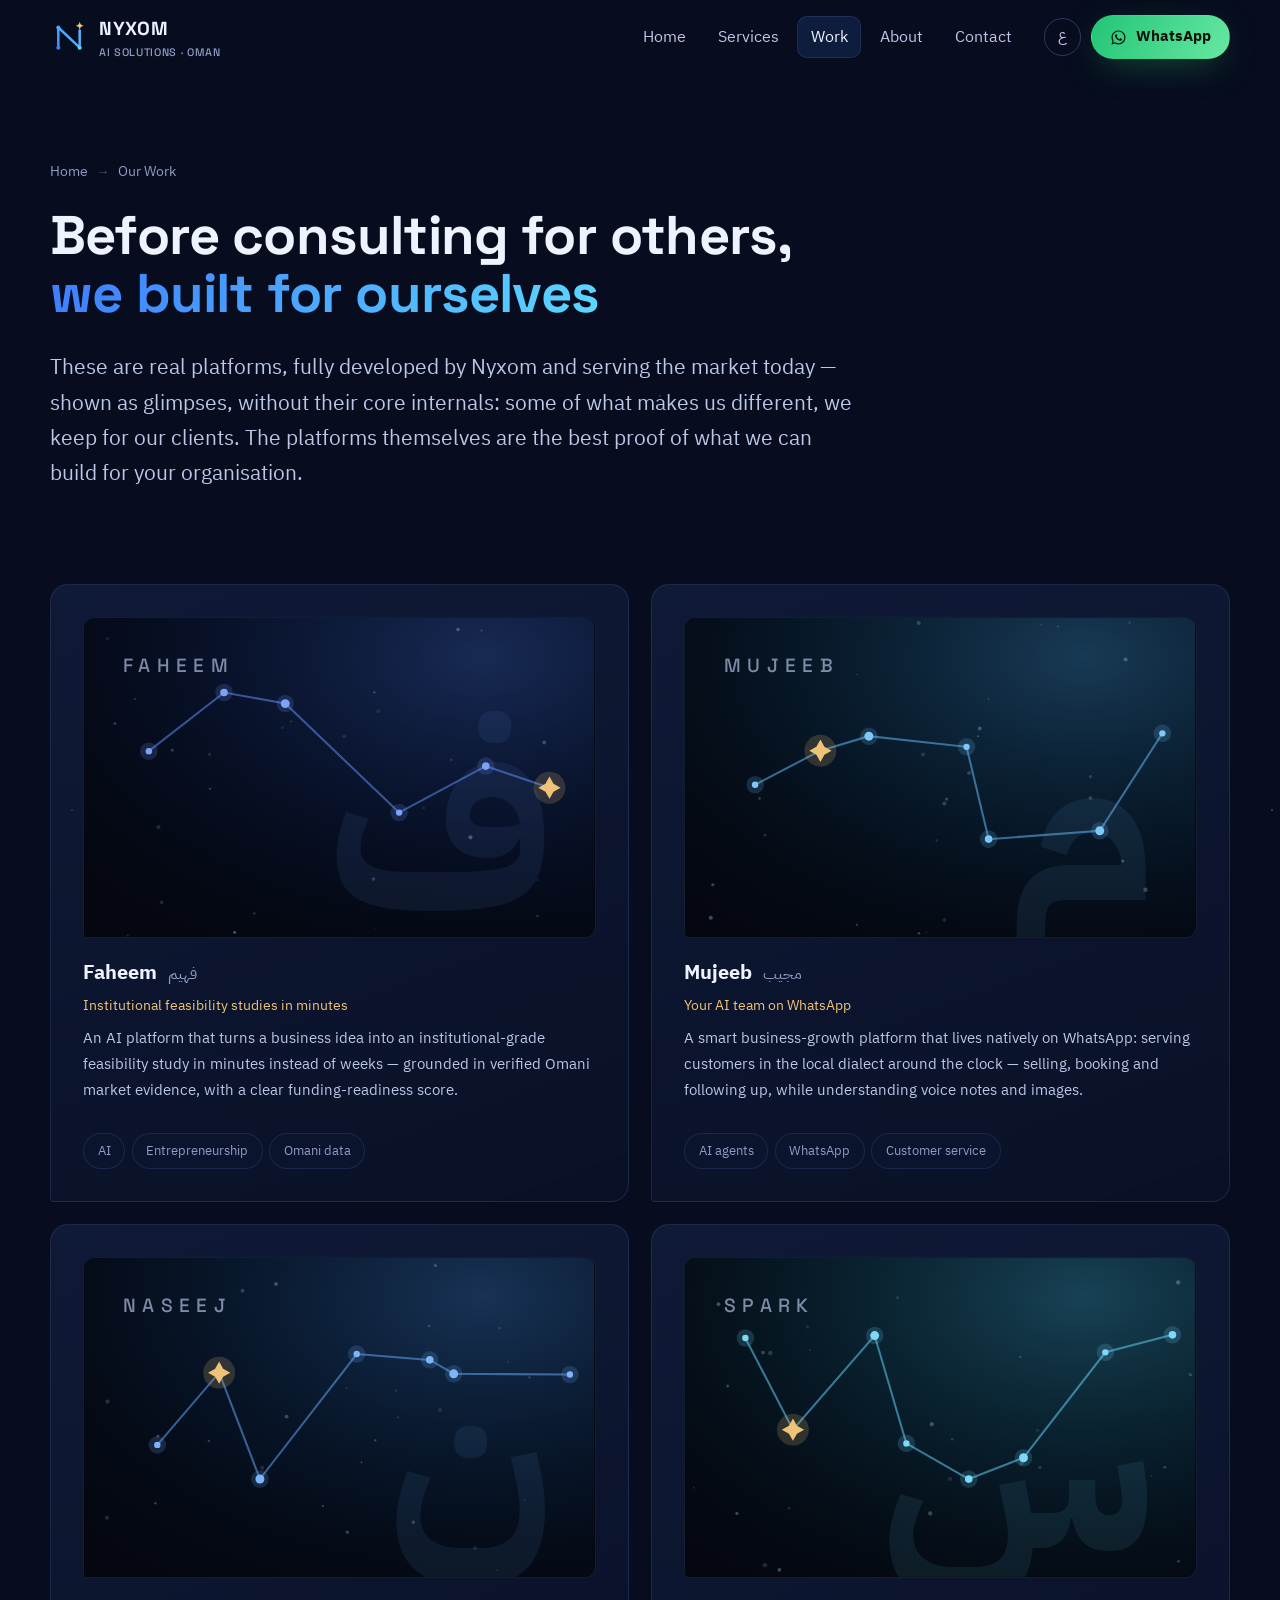
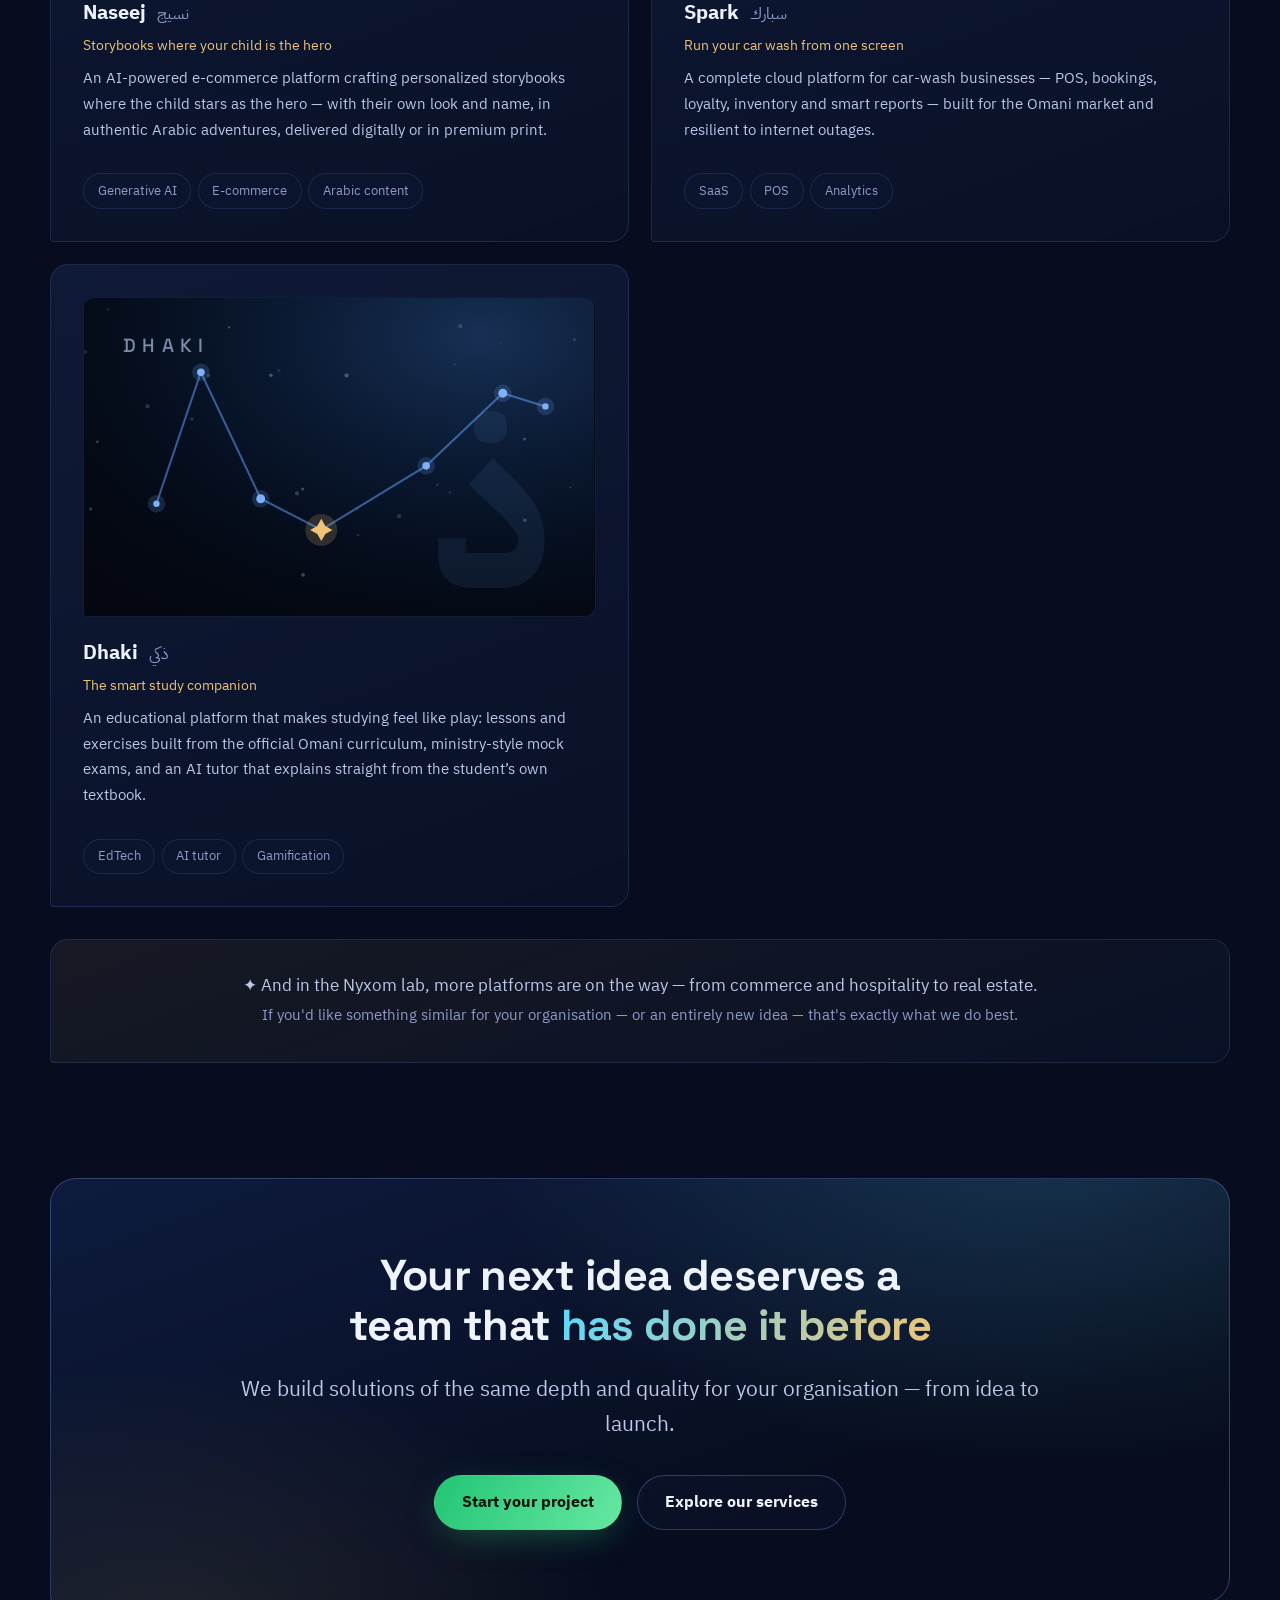
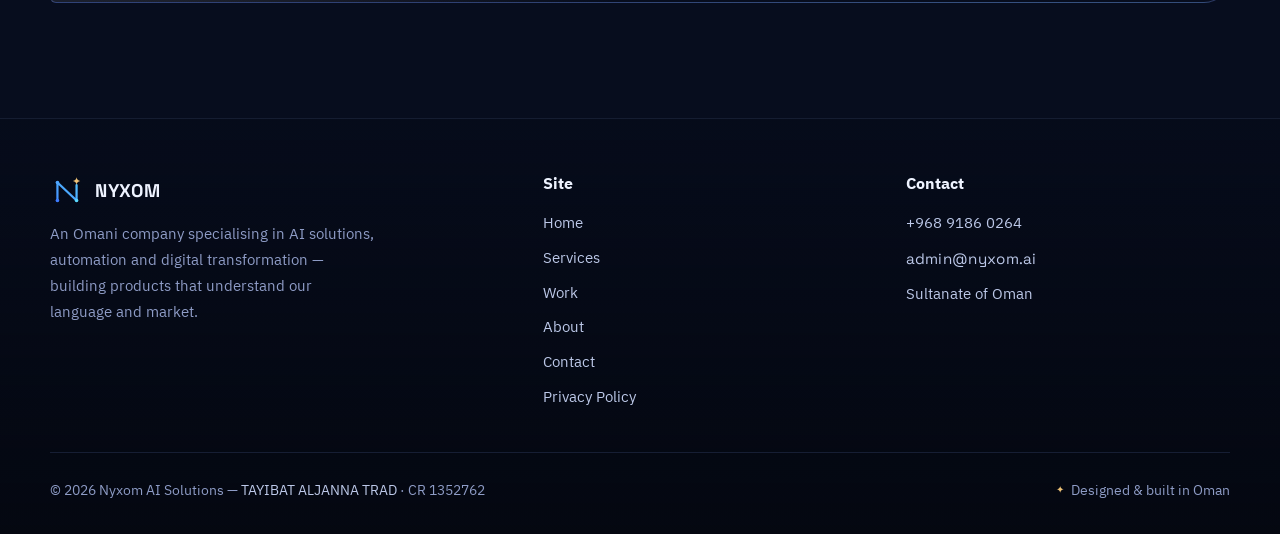
<file: en/projects.html>
<!DOCTYPE html>
<html lang="en" dir="ltr">
<head>
  <meta charset="utf-8">
  <meta name="viewport" content="width=device-width, initial-scale=1">
  <title>Our Work — Nyxom AI Solutions</title>
  <meta name="description" content="Platforms built by Nyxom: Faheem, Mujeeb, Naseej, Spark and Dhaki — real AI products serving the Omani market.">
  <meta name="theme-color" content="#070D1E">
  <link rel="icon" type="image/svg+xml" href="../favicon.svg">
  <link rel="canonical" href="https://nyxom.ai/en/projects.html">
  <link rel="alternate" hreflang="ar" href="https://nyxom.ai/projects.html">
  <link rel="alternate" hreflang="en" href="https://nyxom.ai/en/projects.html">
  <meta property="og:type" content="website">
  <meta property="og:title" content="Our Work — Nyxom">
  <meta property="og:description" content="Real AI platforms built by Nyxom for the Omani market.">
  <meta property="og:image" content="https://nyxom.ai/assets/img/og.png">
  <link rel="preload" href="../assets/fonts/space-grotesk-var-latin.woff2" as="font" type="font/woff2" crossorigin>
  <link rel="preload" href="../assets/fonts/plex-arabic-400-latin.woff2" as="font" type="font/woff2" crossorigin>
  <link rel="stylesheet" href="../assets/css/style.css?v=4">
</head>
<body>

<header class="site-header">
  <div class="container nav">
    <a class="brand" href="index.html" aria-label="Nyxom — Home">
      <svg viewBox="0 0 64 64" aria-hidden="true"><defs><linearGradient id="lgN1" x1="0" y1="64" x2="64" y2="0" gradientUnits="userSpaceOnUse"><stop offset="0" stop-color="#3D7BFF"/><stop offset="1" stop-color="#5BD9FF"/></linearGradient></defs><path d="M14 50V16l36 34V21" fill="none" stroke="url(#lgN1)" stroke-width="4.2" stroke-linecap="round" stroke-linejoin="round"/><circle cx="14" cy="50" r="3.4" fill="#3D7BFF"/><circle cx="14" cy="16" r="3.4" fill="#4FA6FF"/><circle cx="50" cy="50" r="3.4" fill="#5BD9FF"/><path d="M50 6c.8 4.4 2.6 6.2 7 7-4.4.8-6.2 2.6-7 7-.8-4.4-2.6-6.2-7-7 4.4-.8 6.2-2.6 7-7Z" fill="#EFC377"/></svg>
      <span class="latin">NYXOM<span class="brand-sub">AI SOLUTIONS · OMAN</span></span>
    </a>
    <nav aria-label="Main navigation">
      <ul class="nav-links" id="nav-links">
        <li><a href="index.html">Home</a></li>
        <li><a href="services.html">Services</a></li>
        <li><a href="projects.html" aria-current="page">Work</a></li>
        <li><a href="about.html">About</a></li>
        <li><a href="contact.html">Contact</a></li>
      </ul>
    </nav>
    <div class="nav-cta">
      <a class="lang-switch" href="../projects.html" hreflang="ar" lang="ar">ع</a>
      <a class="btn btn-whatsapp btn-sm" href="https://wa.me/96891860264" target="_blank" rel="noopener">
        <svg viewBox="0 0 24 24" fill="currentColor" aria-hidden="true"><path d="M12.04 2c-5.46 0-9.91 4.45-9.91 9.91 0 1.75.46 3.45 1.32 4.95L2.05 22l5.25-1.38a9.87 9.87 0 0 0 4.74 1.21h.01c5.46 0 9.9-4.45 9.9-9.91 0-2.65-1.03-5.14-2.9-7.01A9.82 9.82 0 0 0 12.04 2Zm0 18.15h-.01a8.2 8.2 0 0 1-4.18-1.15l-.3-.18-3.12.82.83-3.04-.2-.31a8.26 8.26 0 0 1-1.26-4.38c0-4.54 3.7-8.24 8.24-8.24 2.2 0 4.27.86 5.82 2.42a8.18 8.18 0 0 1 2.41 5.83c0 4.54-3.7 8.23-8.23 8.23Zm4.52-6.16c-.25-.12-1.47-.72-1.69-.81-.23-.08-.39-.12-.56.13-.17.25-.64.81-.78.97-.14.17-.29.19-.54.06-.25-.12-1.05-.39-1.99-1.23-.74-.66-1.23-1.47-1.38-1.72-.14-.25-.02-.38.11-.51.11-.11.25-.29.37-.43.12-.14.17-.25.25-.41.08-.17.04-.31-.02-.43-.06-.12-.56-1.34-.76-1.84-.2-.48-.41-.42-.56-.43h-.48c-.17 0-.43.06-.66.31-.22.25-.86.85-.86 2.07 0 1.22.89 2.4 1.01 2.56.12.17 1.75 2.67 4.23 3.74.59.26 1.05.41 1.41.52.59.19 1.13.16 1.56.1.48-.07 1.47-.6 1.67-1.18.21-.58.21-1.07.15-1.18-.06-.1-.23-.16-.48-.28Z"/></svg>
        WhatsApp
      </a>
      <button class="nav-toggle" aria-expanded="false" aria-controls="nav-links" aria-label="Open menu">
        <svg viewBox="0 0 24 24" fill="none" stroke="currentColor" stroke-width="2" stroke-linecap="round" aria-hidden="true"><path d="M4 7h16M4 12h16M4 17h16"/></svg>
      </button>
    </div>
  </div>
</header>

<main>
  <section class="page-hero">
    <div class="container">
      <nav class="breadcrumbs reveal" aria-label="Breadcrumb"><a href="index.html">Home</a><span class="sep">→</span><span>Our Work</span></nav>
      <h1 class="display reveal" style="--d:.06s">Before consulting for others,<br><span class="g-text">we built for ourselves</span></h1>
      <p class="lead reveal" style="--d:.14s">These are real platforms, fully developed by Nyxom and serving the market today — shown as glimpses, without their core internals: some of what makes us different, we keep for our clients. The platforms themselves are the best proof of what we can build for your organisation.</p>
    </div>
  </section>

  <section class="section" style="padding-block-start:1rem">
    <div class="container">
      <div class="grid grid-2" id="projects-grid" style="align-items:stretch"></div>
      <div class="card reveal mt-2" style="text-align:center;background:linear-gradient(160deg, rgba(239,195,119,.07), var(--card-lo))">
        <p class="mb-0" style="color:var(--t-1)">✦ And in the Nyxom lab, more platforms are on the way — from commerce and hospitality to real estate.<br><span class="muted" style="font-size:.92rem">If you'd like something similar for your organisation — or an entirely new idea — that's exactly what we do best.</span></p>
      </div>
    </div>
  </section>

  <section class="section" style="padding-block-start:0">
    <div class="container">
      <div class="cta-band reveal">
        <h2>Your next idea deserves a team that <span class="g-gold">has done it before</span></h2>
        <p class="lead">We build solutions of the same depth and quality for your organisation — from idea to launch.</p>
        <div class="hero-actions">
          <a class="btn btn-whatsapp" href="contact.html">Start your project</a>
          <a class="btn btn-ghost" href="services.html">Explore our services</a>
        </div>
      </div>
    </div>
  </section>
</main>

<footer class="site-footer">
  <div class="container">
    <div class="footer-grid">
      <div>
        <div class="footer-brand">
          <svg viewBox="0 0 64 64" aria-hidden="true"><defs><linearGradient id="lgN2" x1="0" y1="64" x2="64" y2="0" gradientUnits="userSpaceOnUse"><stop offset="0" stop-color="#3D7BFF"/><stop offset="1" stop-color="#5BD9FF"/></linearGradient></defs><path d="M14 50V16l36 34V21" fill="none" stroke="url(#lgN2)" stroke-width="4.2" stroke-linecap="round" stroke-linejoin="round"/><circle cx="14" cy="50" r="3.4" fill="#3D7BFF"/><circle cx="14" cy="16" r="3.4" fill="#4FA6FF"/><circle cx="50" cy="50" r="3.4" fill="#5BD9FF"/><path d="M50 6c.8 4.4 2.6 6.2 7 7-4.4.8-6.2 2.6-7 7-.8-4.4-2.6-6.2-7-7 4.4-.8 6.2-2.6 7-7Z" fill="#EFC377"/></svg>
          <span class="latin">NYXOM</span>
        </div>
        <p class="muted" style="max-width:36ch">An Omani company specialising in AI solutions, automation and digital transformation — building products that understand our language and market.</p>
      </div>
      <div>
        <h4>Site</h4>
        <ul>
          <li><a href="index.html">Home</a></li>
          <li><a href="services.html">Services</a></li>
          <li><a href="projects.html">Work</a></li>
          <li><a href="about.html">About</a></li>
          <li><a href="contact.html">Contact</a></li>
          <li><a href="/privacy">Privacy Policy</a></li>
        </ul>
      </div>
      <div>
        <h4>Contact</h4>
        <ul>
          <li><a href="https://wa.me/96891860264" target="_blank" rel="noopener">+968 9186 0264</a></li>
          <li><a href="mailto:admin@nyxom.ai" class="latin">admin@nyxom.ai</a></li>
          <li>Sultanate of Oman</li>
        </ul>
      </div>
    </div>
    <div class="footer-bottom">
      <span>© <span data-year>2026</span> Nyxom AI Solutions — <span class="reg">TAYIBAT ALJANNA TRAD</span> · CR <span class="cr" dir="ltr">1352762</span></span>
      <span class="made-in">Designed & built in Oman</span>
    </div>
  </div>
</footer>

<script src="../assets/js/main.js?v=4"></script>
<script src="../assets/js/projects.js"></script>
<script>NYXOM_PROJECTS.mount('#projects-grid', 'en');</script>
</body>
</html>
</file>
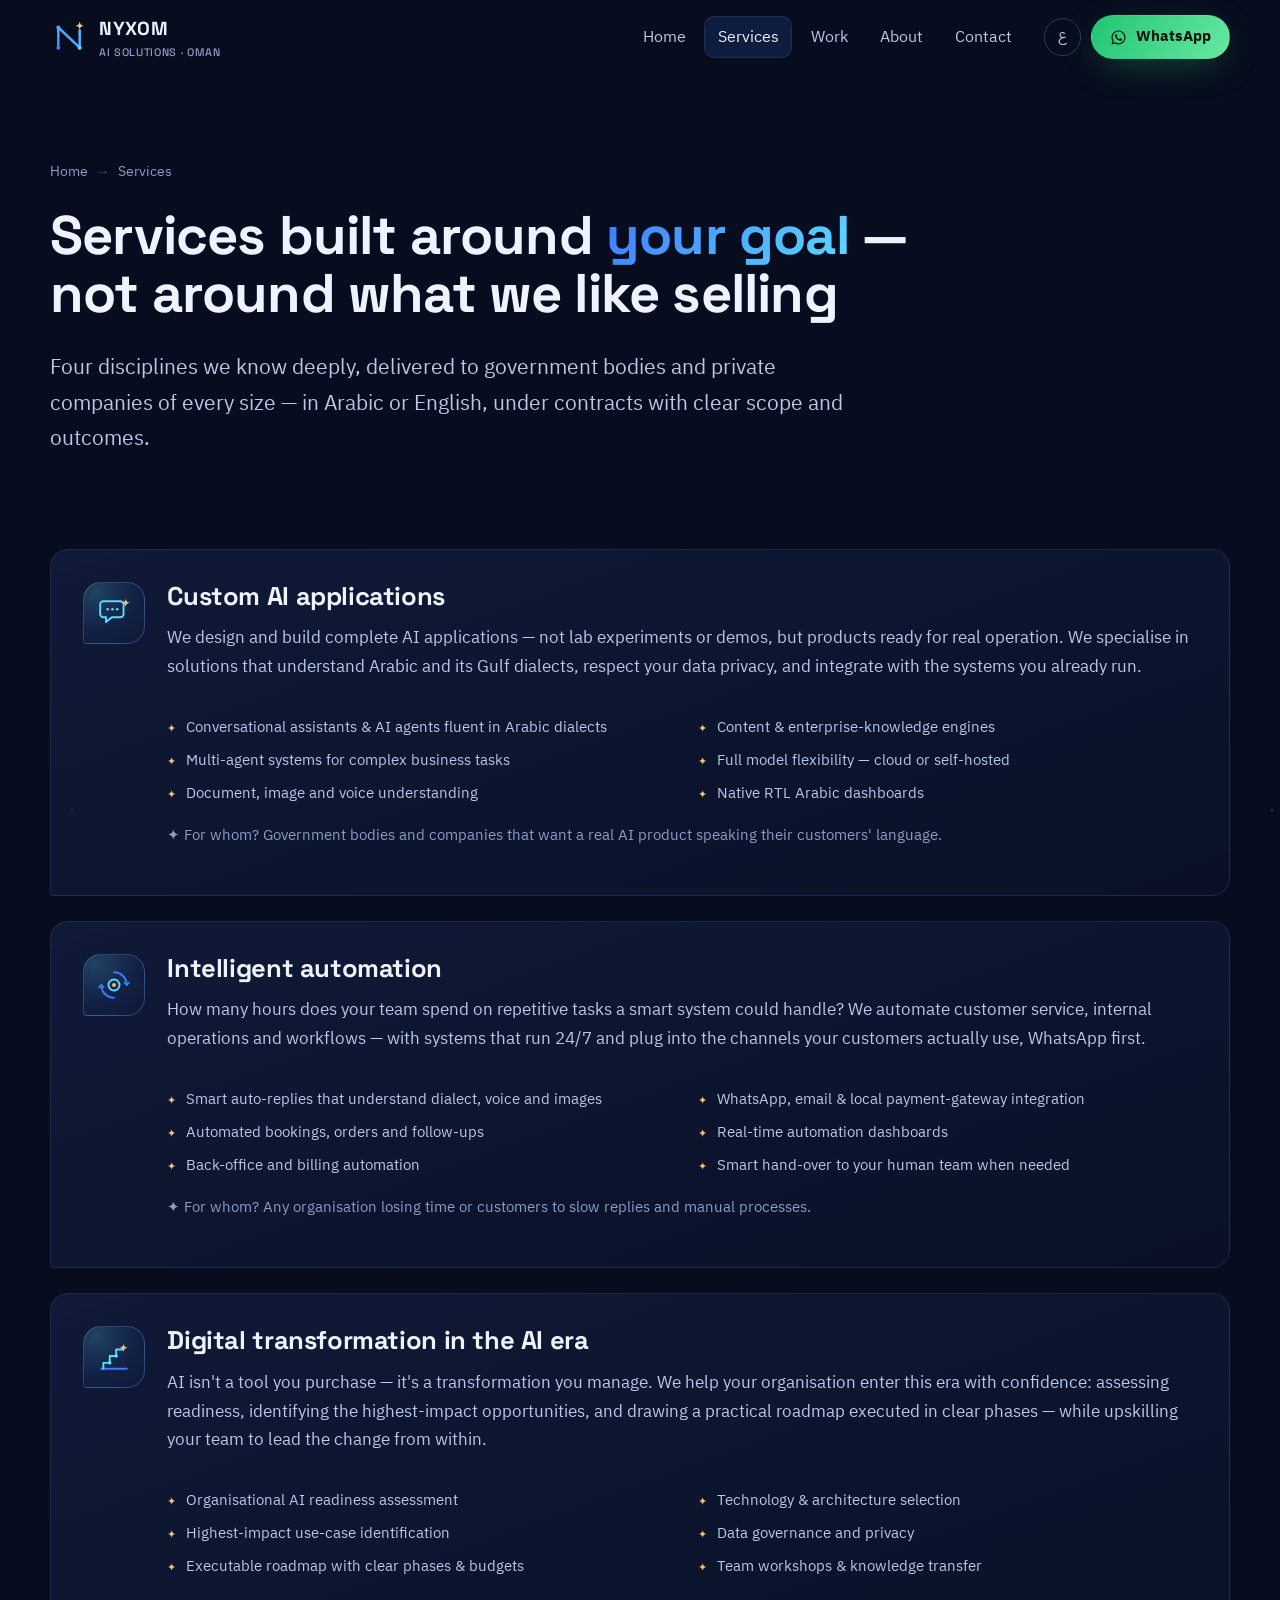
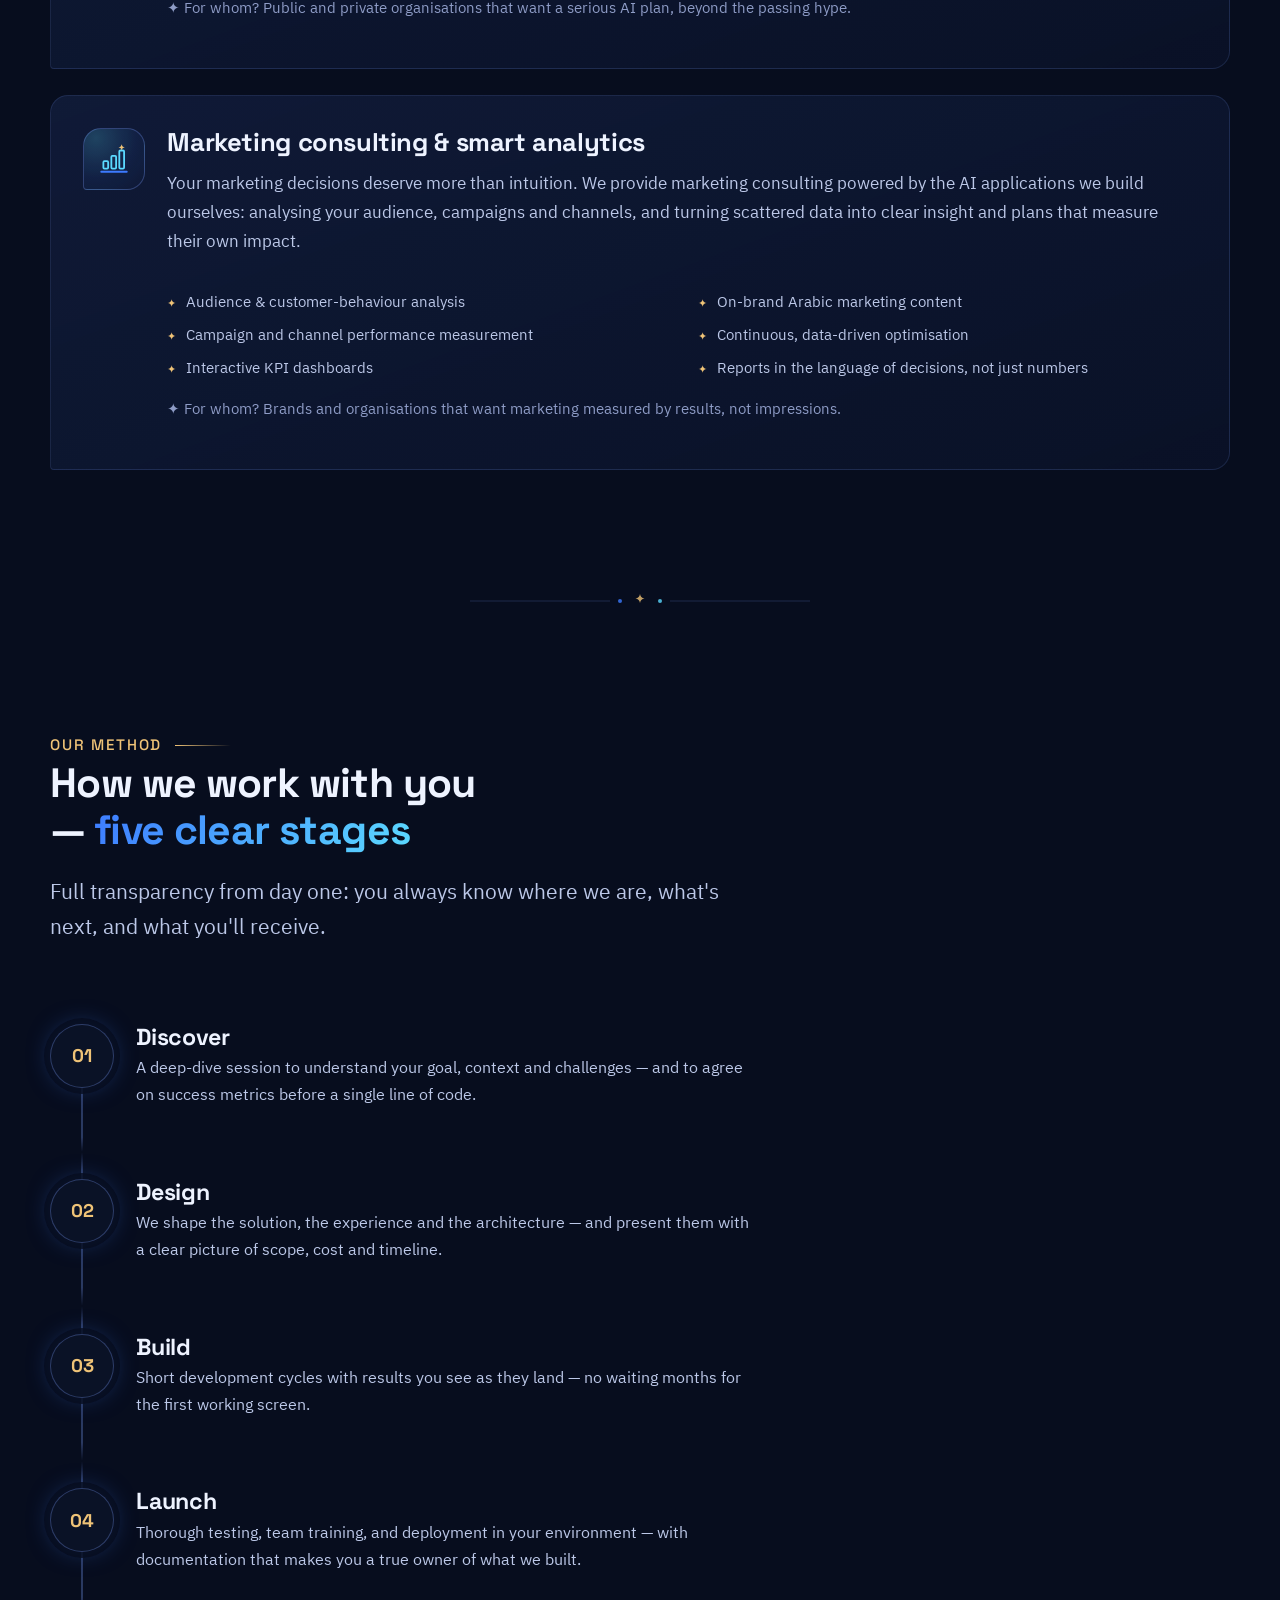
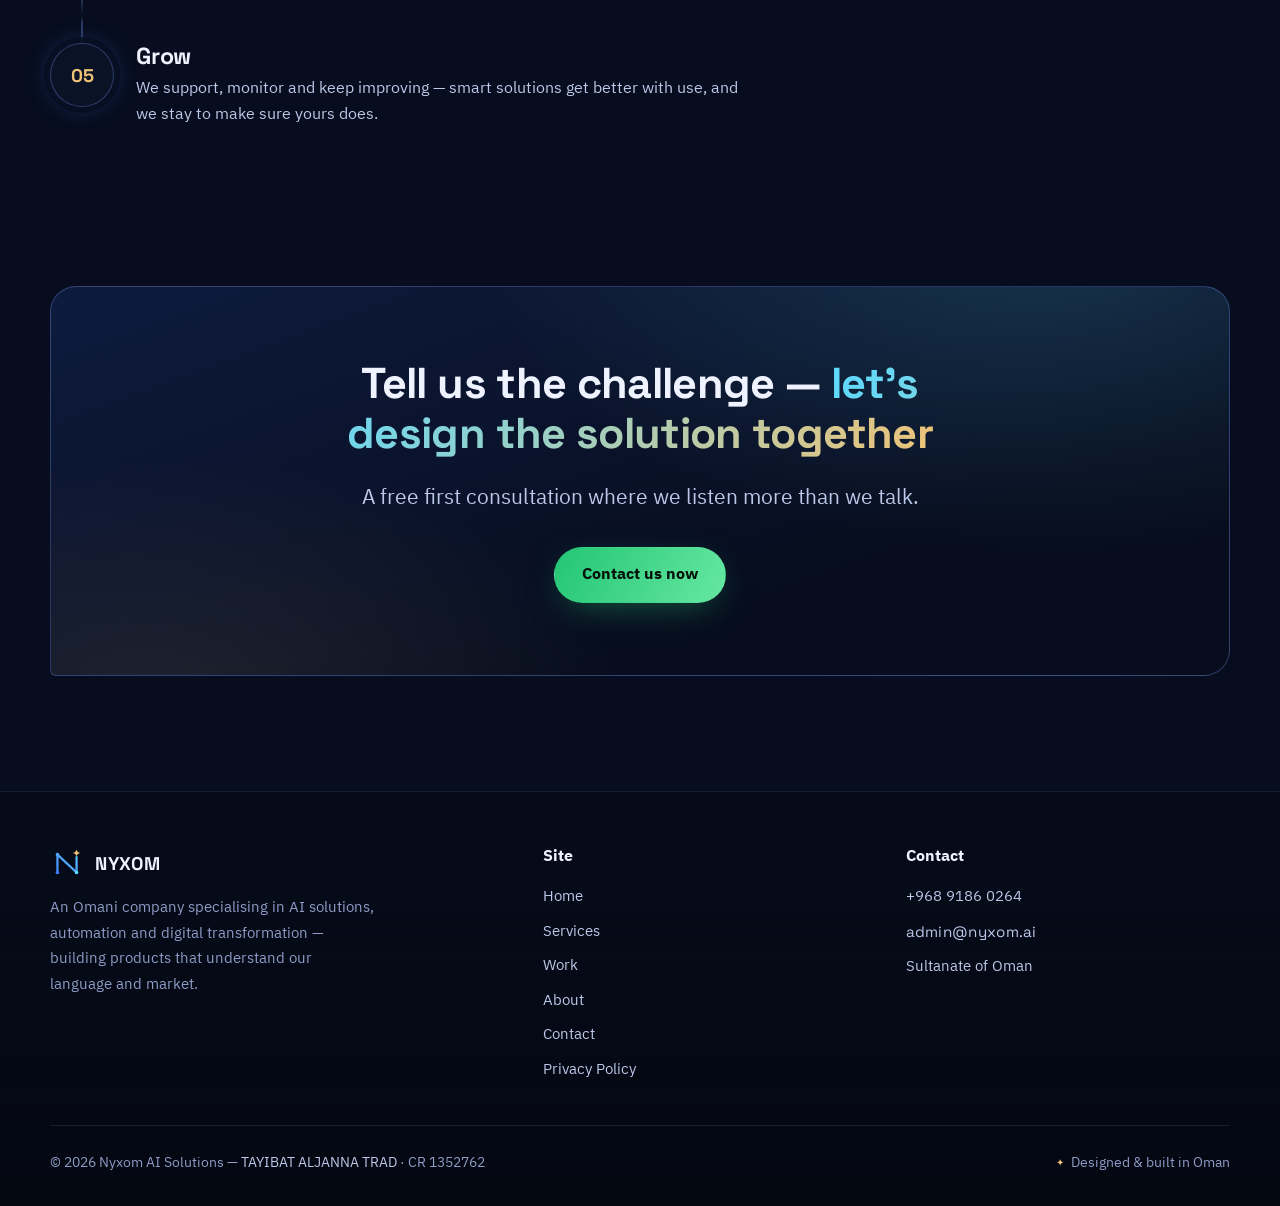
<file: en/services.html>
<!DOCTYPE html>
<html lang="en" dir="ltr">
<head>
  <meta charset="utf-8">
  <meta name="viewport" content="width=device-width, initial-scale=1">
  <title>Services — Nyxom AI Solutions</title>
  <meta name="description" content="Nyxom services: custom AI applications, intelligent automation, digital-transformation consulting, and AI-powered marketing & analytics — for government and private organisations.">
  <meta name="theme-color" content="#070D1E">
  <link rel="icon" type="image/svg+xml" href="../favicon.svg">
  <link rel="canonical" href="https://nyxom.ai/en/services.html">
  <link rel="alternate" hreflang="ar" href="https://nyxom.ai/services.html">
  <link rel="alternate" hreflang="en" href="https://nyxom.ai/en/services.html">
  <meta property="og:type" content="website">
  <meta property="og:title" content="Services — Nyxom">
  <meta property="og:description" content="AI applications, intelligent automation, digital transformation and marketing analytics.">
  <meta property="og:image" content="https://nyxom.ai/assets/img/og.png">
  <link rel="preload" href="../assets/fonts/space-grotesk-var-latin.woff2" as="font" type="font/woff2" crossorigin>
  <link rel="preload" href="../assets/fonts/plex-arabic-400-latin.woff2" as="font" type="font/woff2" crossorigin>
  <link rel="stylesheet" href="../assets/css/style.css?v=4">
</head>
<body>

<header class="site-header">
  <div class="container nav">
    <a class="brand" href="index.html" aria-label="Nyxom — Home">
      <svg viewBox="0 0 64 64" aria-hidden="true"><defs><linearGradient id="lgN1" x1="0" y1="64" x2="64" y2="0" gradientUnits="userSpaceOnUse"><stop offset="0" stop-color="#3D7BFF"/><stop offset="1" stop-color="#5BD9FF"/></linearGradient></defs><path d="M14 50V16l36 34V21" fill="none" stroke="url(#lgN1)" stroke-width="4.2" stroke-linecap="round" stroke-linejoin="round"/><circle cx="14" cy="50" r="3.4" fill="#3D7BFF"/><circle cx="14" cy="16" r="3.4" fill="#4FA6FF"/><circle cx="50" cy="50" r="3.4" fill="#5BD9FF"/><path d="M50 6c.8 4.4 2.6 6.2 7 7-4.4.8-6.2 2.6-7 7-.8-4.4-2.6-6.2-7-7 4.4-.8 6.2-2.6 7-7Z" fill="#EFC377"/></svg>
      <span class="latin">NYXOM<span class="brand-sub">AI SOLUTIONS · OMAN</span></span>
    </a>
    <nav aria-label="Main navigation">
      <ul class="nav-links" id="nav-links">
        <li><a href="index.html">Home</a></li>
        <li><a href="services.html" aria-current="page">Services</a></li>
        <li><a href="projects.html">Work</a></li>
        <li><a href="about.html">About</a></li>
        <li><a href="contact.html">Contact</a></li>
      </ul>
    </nav>
    <div class="nav-cta">
      <a class="lang-switch" href="../services.html" hreflang="ar" lang="ar">ع</a>
      <a class="btn btn-whatsapp btn-sm" href="https://wa.me/96891860264" target="_blank" rel="noopener">
        <svg viewBox="0 0 24 24" fill="currentColor" aria-hidden="true"><path d="M12.04 2c-5.46 0-9.91 4.45-9.91 9.91 0 1.75.46 3.45 1.32 4.95L2.05 22l5.25-1.38a9.87 9.87 0 0 0 4.74 1.21h.01c5.46 0 9.9-4.45 9.9-9.91 0-2.65-1.03-5.14-2.9-7.01A9.82 9.82 0 0 0 12.04 2Zm0 18.15h-.01a8.2 8.2 0 0 1-4.18-1.15l-.3-.18-3.12.82.83-3.04-.2-.31a8.26 8.26 0 0 1-1.26-4.38c0-4.54 3.7-8.24 8.24-8.24 2.2 0 4.27.86 5.82 2.42a8.18 8.18 0 0 1 2.41 5.83c0 4.54-3.7 8.23-8.23 8.23Zm4.52-6.16c-.25-.12-1.47-.72-1.69-.81-.23-.08-.39-.12-.56.13-.17.25-.64.81-.78.97-.14.17-.29.19-.54.06-.25-.12-1.05-.39-1.99-1.23-.74-.66-1.23-1.47-1.38-1.72-.14-.25-.02-.38.11-.51.11-.11.25-.29.37-.43.12-.14.17-.25.25-.41.08-.17.04-.31-.02-.43-.06-.12-.56-1.34-.76-1.84-.2-.48-.41-.42-.56-.43h-.48c-.17 0-.43.06-.66.31-.22.25-.86.85-.86 2.07 0 1.22.89 2.4 1.01 2.56.12.17 1.75 2.67 4.23 3.74.59.26 1.05.41 1.41.52.59.19 1.13.16 1.56.1.48-.07 1.47-.6 1.67-1.18.21-.58.21-1.07.15-1.18-.06-.1-.23-.16-.48-.28Z"/></svg>
        WhatsApp
      </a>
      <button class="nav-toggle" aria-expanded="false" aria-controls="nav-links" aria-label="Open menu">
        <svg viewBox="0 0 24 24" fill="none" stroke="currentColor" stroke-width="2" stroke-linecap="round" aria-hidden="true"><path d="M4 7h16M4 12h16M4 17h16"/></svg>
      </button>
    </div>
  </div>
</header>

<main>
  <section class="page-hero">
    <div class="container">
      <nav class="breadcrumbs reveal" aria-label="Breadcrumb"><a href="index.html">Home</a><span class="sep">→</span><span>Services</span></nav>
      <h1 class="display reveal" style="--d:.06s">Services built around <span class="g-text">your goal</span> —<br>not around what we like selling</h1>
      <p class="lead reveal" style="--d:.14s">Four disciplines we know deeply, delivered to government bodies and private companies of every size — in Arabic or English, under contracts with clear scope and outcomes.</p>
    </div>
  </section>

  <section class="section" style="padding-block-start:1rem">
    <div class="container grid" style="gap:1.6rem">

      <article class="card reveal" id="ai-apps">
        <div style="display:grid;grid-template-columns:auto 1fr;gap:1.4rem;align-items:start">
          <div class="icon-orb"><svg viewBox="0 0 32 32" fill="none" aria-hidden="true"><path d="M6 5h16a3 3 0 0 1 3 3v9a3 3 0 0 1-3 3H14l-5.5 4.5V20H6a3 3 0 0 1-3-3V8a3 3 0 0 1 3-3Z" stroke="#5BD9FF" stroke-width="1.8" stroke-linejoin="round"/><circle cx="10" cy="12.5" r="1.2" fill="#5BD9FF"/><circle cx="14.5" cy="12.5" r="1.2" fill="#5BD9FF"/><circle cx="19" cy="12.5" r="1.2" fill="#5BD9FF"/><path d="M27 2.5c.5 2.4 1.4 3.3 3.8 3.8-2.4.5-3.3 1.4-3.8 3.8-.5-2.4-1.4-3.3-3.8-3.8 2.4-.5 3.3-1.4 3.8-3.8Z" fill="#EFC377"/></svg></div>
          <div>
            <h2 style="font-size:1.6rem">Custom AI applications</h2>
            <p>We design and build complete AI applications — not lab experiments or demos, but products ready for real operation. We specialise in solutions that understand Arabic and its Gulf dialects, respect your data privacy, and integrate with the systems you already run.</p>
            <div class="grid grid-2" style="gap:.4rem 2rem">
              <ul class="tick-list">
                <li>Conversational assistants & AI agents fluent in Arabic dialects</li>
                <li>Multi-agent systems for complex business tasks</li>
                <li>Document, image and voice understanding</li>
              </ul>
              <ul class="tick-list">
                <li>Content & enterprise-knowledge engines</li>
                <li>Full model flexibility — cloud or self-hosted</li>
                <li>Native RTL Arabic dashboards</li>
              </ul>
            </div>
            <p class="muted" style="margin-top:1rem;font-size:.92rem">✦ For whom? Government bodies and companies that want a real AI product speaking their customers' language.</p>
          </div>
        </div>
      </article>

      <article class="card reveal" id="automation">
        <div style="display:grid;grid-template-columns:auto 1fr;gap:1.4rem;align-items:start">
          <div class="icon-orb"><svg viewBox="0 0 32 32" fill="none" aria-hidden="true"><circle cx="16" cy="16" r="5.2" stroke="#5BD9FF" stroke-width="1.8"/><path d="M16 4a12 12 0 0 1 12 12" stroke="#3D7BFF" stroke-width="1.8" stroke-linecap="round"/><path d="M16 28A12 12 0 0 1 4 16" stroke="#3D7BFF" stroke-width="1.8" stroke-linecap="round"/><path d="M28 16l2.2-2.2M28 16l-2.2-2.2" stroke="#3D7BFF" stroke-width="1.6" stroke-linecap="round"/><path d="M4 16l-2.2 2.2M4 16l2.2 2.2" stroke="#3D7BFF" stroke-width="1.6" stroke-linecap="round"/><circle cx="16" cy="16" r="1.8" fill="#EFC377"/></svg></div>
          <div>
            <h2 style="font-size:1.6rem">Intelligent automation</h2>
            <p>How many hours does your team spend on repetitive tasks a smart system could handle? We automate customer service, internal operations and workflows — with systems that run 24/7 and plug into the channels your customers actually use, WhatsApp first.</p>
            <div class="grid grid-2" style="gap:.4rem 2rem">
              <ul class="tick-list">
                <li>Smart auto-replies that understand dialect, voice and images</li>
                <li>Automated bookings, orders and follow-ups</li>
                <li>Back-office and billing automation</li>
              </ul>
              <ul class="tick-list">
                <li>WhatsApp, email & local payment-gateway integration</li>
                <li>Real-time automation dashboards</li>
                <li>Smart hand-over to your human team when needed</li>
              </ul>
            </div>
            <p class="muted" style="margin-top:1rem;font-size:.92rem">✦ For whom? Any organisation losing time or customers to slow replies and manual processes.</p>
          </div>
        </div>
      </article>

      <article class="card reveal" id="transformation">
        <div style="display:grid;grid-template-columns:auto 1fr;gap:1.4rem;align-items:start">
          <div class="icon-orb"><svg viewBox="0 0 32 32" fill="none" aria-hidden="true"><path d="M4 27h24" stroke="#3D7BFF" stroke-width="1.8" stroke-linecap="round"/><path d="M6 27v-5.5h6V15h6V9h6" stroke="#5BD9FF" stroke-width="1.8" stroke-linecap="round" stroke-linejoin="round"/><circle cx="12" cy="21.5" r="1.7" fill="#5BD9FF"/><circle cx="18" cy="15" r="1.7" fill="#5BD9FF"/><path d="M25 3.5c.5 2.4 1.4 3.3 3.8 3.8-2.4.5-3.3 1.4-3.8 3.8-.5-2.4-1.4-3.3-3.8-3.8 2.4-.5 3.3-1.4 3.8-3.8Z" fill="#EFC377"/></svg></div>
          <div>
            <h2 style="font-size:1.6rem">Digital transformation in the AI era</h2>
            <p>AI isn't a tool you purchase — it's a transformation you manage. We help your organisation enter this era with confidence: assessing readiness, identifying the highest-impact opportunities, and drawing a practical roadmap executed in clear phases — while upskilling your team to lead the change from within.</p>
            <div class="grid grid-2" style="gap:.4rem 2rem">
              <ul class="tick-list">
                <li>Organisational AI readiness assessment</li>
                <li>Highest-impact use-case identification</li>
                <li>Executable roadmap with clear phases & budgets</li>
              </ul>
              <ul class="tick-list">
                <li>Technology & architecture selection</li>
                <li>Data governance and privacy</li>
                <li>Team workshops & knowledge transfer</li>
              </ul>
            </div>
            <p class="muted" style="margin-top:1rem;font-size:.92rem">✦ For whom? Public and private organisations that want a serious AI plan, beyond the passing hype.</p>
          </div>
        </div>
      </article>

      <article class="card reveal" id="marketing">
        <div style="display:grid;grid-template-columns:auto 1fr;gap:1.4rem;align-items:start">
          <div class="icon-orb"><svg viewBox="0 0 32 32" fill="none" aria-hidden="true"><path d="M4 28h24" stroke="#3D7BFF" stroke-width="1.8" stroke-linecap="round"/><rect x="6" y="18" width="4.5" height="7" rx="1" stroke="#5BD9FF" stroke-width="1.7"/><rect x="13.5" y="13" width="4.5" height="12" rx="1" stroke="#5BD9FF" stroke-width="1.7"/><rect x="21" y="8" width="4.5" height="17" rx="1" stroke="#5BD9FF" stroke-width="1.7"/><path d="M23.2 2c.4 1.9 1.1 2.6 3 3-1.9.4-2.6 1.1-3 3-.4-1.9-1.1-2.6-3-3 1.9-.4 2.6-1.1 3-3Z" fill="#EFC377"/></svg></div>
          <div>
            <h2 style="font-size:1.6rem">Marketing consulting & smart analytics</h2>
            <p>Your marketing decisions deserve more than intuition. We provide marketing consulting powered by the AI applications we build ourselves: analysing your audience, campaigns and channels, and turning scattered data into clear insight and plans that measure their own impact.</p>
            <div class="grid grid-2" style="gap:.4rem 2rem">
              <ul class="tick-list">
                <li>Audience & customer-behaviour analysis</li>
                <li>Campaign and channel performance measurement</li>
                <li>Interactive KPI dashboards</li>
              </ul>
              <ul class="tick-list">
                <li>On-brand Arabic marketing content</li>
                <li>Continuous, data-driven optimisation</li>
                <li>Reports in the language of decisions, not just numbers</li>
              </ul>
            </div>
            <p class="muted" style="margin-top:1rem;font-size:.92rem">✦ For whom? Brands and organisations that want marketing measured by results, not impressions.</p>
          </div>
        </div>
      </article>
    </div>
  </section>

  <div class="star-divider" aria-hidden="true">
    <svg viewBox="0 0 340 18" fill="none"><path d="M0 9h140M200 9h140" stroke="rgba(125,160,255,.25)"/><circle cx="150" cy="9" r="2" fill="#3D7BFF"/><circle cx="190" cy="9" r="2" fill="#5BD9FF"/><path d="M170 2c.5 2.8 1.7 4 4.5 4.5-2.8.5-4 1.7-4.5 4.5-.5-2.8-1.7-4-4.5-4.5 2.8-.5 4-1.7 4.5-4.5Z" fill="#EFC377"/></svg>
  </div>

  <section class="section">
    <div class="container">
      <div class="section-head reveal">
        <span class="sec-num latin">OUR METHOD</span>
        <h2>How we work with you — <span class="g-text">five clear stages</span></h2>
        <p class="lead">Full transparency from day one: you always know where we are, what's next, and what you'll receive.</p>
      </div>
      <div class="steps">
        <div class="step reveal">
          <span class="step-node" aria-hidden="true"></span>
          <div><h3>Discover</h3><p>A deep-dive session to understand your goal, context and challenges — and to agree on success metrics before a single line of code.</p></div>
        </div>
        <div class="step reveal">
          <span class="step-node" aria-hidden="true"></span>
          <div><h3>Design</h3><p>We shape the solution, the experience and the architecture — and present them with a clear picture of scope, cost and timeline.</p></div>
        </div>
        <div class="step reveal">
          <span class="step-node" aria-hidden="true"></span>
          <div><h3>Build</h3><p>Short development cycles with results you see as they land — no waiting months for the first working screen.</p></div>
        </div>
        <div class="step reveal">
          <span class="step-node" aria-hidden="true"></span>
          <div><h3>Launch</h3><p>Thorough testing, team training, and deployment in your environment — with documentation that makes you a true owner of what we built.</p></div>
        </div>
        <div class="step reveal">
          <span class="step-node" aria-hidden="true"></span>
          <div><h3>Grow</h3><p>We support, monitor and keep improving — smart solutions get better with use, and we stay to make sure yours does.</p></div>
        </div>
      </div>
    </div>
  </section>

  <section class="section" style="padding-block-start:0">
    <div class="container">
      <div class="cta-band reveal">
        <h2>Tell us the challenge — <span class="g-gold">let's design the solution together</span></h2>
        <p class="lead">A free first consultation where we listen more than we talk.</p>
        <div class="hero-actions">
          <a class="btn btn-whatsapp" href="contact.html">Contact us now</a>
        </div>
      </div>
    </div>
  </section>
</main>

<footer class="site-footer">
  <div class="container">
    <div class="footer-grid">
      <div>
        <div class="footer-brand">
          <svg viewBox="0 0 64 64" aria-hidden="true"><defs><linearGradient id="lgN2" x1="0" y1="64" x2="64" y2="0" gradientUnits="userSpaceOnUse"><stop offset="0" stop-color="#3D7BFF"/><stop offset="1" stop-color="#5BD9FF"/></linearGradient></defs><path d="M14 50V16l36 34V21" fill="none" stroke="url(#lgN2)" stroke-width="4.2" stroke-linecap="round" stroke-linejoin="round"/><circle cx="14" cy="50" r="3.4" fill="#3D7BFF"/><circle cx="14" cy="16" r="3.4" fill="#4FA6FF"/><circle cx="50" cy="50" r="3.4" fill="#5BD9FF"/><path d="M50 6c.8 4.4 2.6 6.2 7 7-4.4.8-6.2 2.6-7 7-.8-4.4-2.6-6.2-7-7 4.4-.8 6.2-2.6 7-7Z" fill="#EFC377"/></svg>
          <span class="latin">NYXOM</span>
        </div>
        <p class="muted" style="max-width:36ch">An Omani company specialising in AI solutions, automation and digital transformation — building products that understand our language and market.</p>
      </div>
      <div>
        <h4>Site</h4>
        <ul>
          <li><a href="index.html">Home</a></li>
          <li><a href="services.html">Services</a></li>
          <li><a href="projects.html">Work</a></li>
          <li><a href="about.html">About</a></li>
          <li><a href="contact.html">Contact</a></li>
          <li><a href="/privacy">Privacy Policy</a></li>
        </ul>
      </div>
      <div>
        <h4>Contact</h4>
        <ul>
          <li><a href="https://wa.me/96891860264" target="_blank" rel="noopener">+968 9186 0264</a></li>
          <li><a href="mailto:admin@nyxom.ai" class="latin">admin@nyxom.ai</a></li>
          <li>Sultanate of Oman</li>
        </ul>
      </div>
    </div>
    <div class="footer-bottom">
      <span>© <span data-year>2026</span> Nyxom AI Solutions — <span class="reg">TAYIBAT ALJANNA TRAD</span> · CR <span class="cr" dir="ltr">1352762</span></span>
      <span class="made-in">Designed & built in Oman</span>
    </div>
  </div>
</footer>

<script src="../assets/js/main.js?v=4"></script>
</body>
</html>
</file>
<file: assets/css/style.css>
/* ============================================================
   NYXOM — نكسوم لحلول الذكاء الاصطناعي
   Design system: "Omani night sky" — deep indigo, electric blue,
   rare gold. RTL-first with logical properties; one sheet serves
   Arabic (rtl) and English (ltr) pages.
   ============================================================ */

/* ---------- Fonts (self-hosted) ---------- */
@font-face {
  font-family: 'IBM Plex Sans Arabic';
  font-style: normal; font-weight: 400; font-display: swap;
  src: url('../fonts/plex-arabic-400-arabic.woff2') format('woff2');
  unicode-range: U+0600-06FF, U+0750-077F, U+0870-088E, U+08E3-08FF, U+200C-200E, U+2010-2011, U+FB50-FDFF, U+FE70-FEFC;
}
@font-face {
  font-family: 'IBM Plex Sans Arabic';
  font-style: normal; font-weight: 400; font-display: swap;
  src: url('../fonts/plex-arabic-400-latin.woff2') format('woff2');
  unicode-range: U+0000-00FF, U+0131, U+0152-0153, U+2000-206F, U+20AC, U+2122;
}
@font-face {
  font-family: 'IBM Plex Sans Arabic';
  font-style: normal; font-weight: 500; font-display: swap;
  src: url('../fonts/plex-arabic-500-arabic.woff2') format('woff2');
  unicode-range: U+0600-06FF, U+0750-077F, U+0870-088E, U+08E3-08FF, U+200C-200E, U+2010-2011, U+FB50-FDFF, U+FE70-FEFC;
}
@font-face {
  font-family: 'IBM Plex Sans Arabic';
  font-style: normal; font-weight: 500; font-display: swap;
  src: url('../fonts/plex-arabic-500-latin.woff2') format('woff2');
  unicode-range: U+0000-00FF, U+0131, U+0152-0153, U+2000-206F, U+20AC, U+2122;
}
@font-face {
  font-family: 'IBM Plex Sans Arabic';
  font-style: normal; font-weight: 700; font-display: swap;
  src: url('../fonts/plex-arabic-700-arabic.woff2') format('woff2');
  unicode-range: U+0600-06FF, U+0750-077F, U+0870-088E, U+08E3-08FF, U+200C-200E, U+2010-2011, U+FB50-FDFF, U+FE70-FEFC;
}
@font-face {
  font-family: 'IBM Plex Sans Arabic';
  font-style: normal; font-weight: 700; font-display: swap;
  src: url('../fonts/plex-arabic-700-latin.woff2') format('woff2');
  unicode-range: U+0000-00FF, U+0131, U+0152-0153, U+2000-206F, U+20AC, U+2122;
}
@font-face {
  font-family: 'Space Grotesk';
  font-style: normal; font-weight: 300 700; font-display: swap;
  src: url('../fonts/space-grotesk-var-latin.woff2') format('woff2');
  unicode-range: U+0000-00FF, U+0131, U+0152-0153, U+2000-206F, U+20AC, U+2122;
}

/* ---------- Tokens ---------- */
:root {
  /* night palette */
  --bg-0: #04070F;
  --bg-1: #070D1E;
  --bg-2: #0A1226;
  --panel: #0D1730;
  --card-hi: rgba(30, 48, 96, .38);
  --card-lo: rgba(12, 21, 46, .55);

  --primary: #3D7BFF;
  --primary-deep: #2757C9;
  --cyan: #5BD9FF;
  --gold: #EFC377;
  --gold-soft: rgba(239, 195, 119, .16);

  --t-0: #EEF3FF;
  --t-1: #BCC8E8;
  --t-2: #8E9CC6;

  --line: rgba(125, 160, 255, .14);
  --line-strong: rgba(125, 160, 255, .30);

  --grad-star: linear-gradient(120deg, #3D7BFF 0%, #5BD9FF 100%);
  --grad-dawn: linear-gradient(120deg, #5BD9FF 0%, #EFC377 100%);

  --font-ar: 'IBM Plex Sans Arabic', 'Segoe UI', Tahoma, sans-serif;
  --font-display: 'Space Grotesk', 'IBM Plex Sans Arabic', sans-serif;

  --radius-card: 18px;
  --radius-cut: 4px;   /* the "star facet" cut corner */
  --container: 1180px;

  --shadow-glow: 0 10px 40px -12px rgba(61, 123, 255, .45);
  --ease-out: cubic-bezier(.22, .8, .3, 1);
}

/* ---------- Reset / base ---------- */
*, *::before, *::after { box-sizing: border-box; }
html { scroll-behavior: smooth; -webkit-text-size-adjust: 100%; }
body {
  margin: 0;
  background: var(--bg-1);
  color: var(--t-1);
  font-family: var(--font-ar);
  font-size: 17px;
  line-height: 1.85;
  overflow-x: hidden;
  -webkit-font-smoothing: antialiased;
}
html[lang="en"] body { line-height: 1.7; }
img, svg, canvas { max-width: 100%; height: auto; display: block; }
a { color: inherit; text-decoration: none; }
a:focus-visible, button:focus-visible, input:focus-visible, textarea:focus-visible, select:focus-visible, summary:focus-visible {
  outline: 2px solid var(--cyan);
  outline-offset: 3px;
  border-radius: 4px;
}
::selection { background: rgba(61, 123, 255, .45); color: #fff; }

/* faint star specks over the whole page */
body::before {
  content: "";
  position: fixed; inset: 0;
  pointer-events: none; z-index: 0;
  background-image:
    radial-gradient(1px 1px at 12% 22%, rgba(238,243,255,.35) 49%, transparent 51%),
    radial-gradient(1px 1px at 78% 8%,  rgba(238,243,255,.28) 49%, transparent 51%),
    radial-gradient(1.5px 1.5px at 55% 44%, rgba(91,217,255,.25) 49%, transparent 51%),
    radial-gradient(1px 1px at 30% 72%, rgba(238,243,255,.22) 49%, transparent 51%),
    radial-gradient(1px 1px at 90% 60%, rgba(238,243,255,.25) 49%, transparent 51%),
    radial-gradient(1.5px 1.5px at 6% 90%, rgba(239,195,119,.30) 49%, transparent 51%),
    radial-gradient(1px 1px at 66% 88%, rgba(238,243,255,.20) 49%, transparent 51%);
  background-size: 1200px 900px;
  opacity: .8;
}
main, header, footer { position: relative; z-index: 1; }

/* ---------- Typography ---------- */
h1, h2, h3, h4 {
  color: var(--t-0);
  font-weight: 700;
  line-height: 1.35;
  margin: 0 0 .5em;
  text-wrap: balance;
}
html[lang="en"] h1, html[lang="en"] h2, html[lang="en"] h3, html[lang="en"] .display {
  font-family: var(--font-display);
  letter-spacing: -.015em;
  line-height: 1.15;
}
.display {
  font-size: clamp(2.3rem, 5.4vw, 4.2rem);
  line-height: 1.28;
}
html[lang="en"] .display { line-height: 1.08; }
h2 { font-size: clamp(1.7rem, 3.2vw, 2.6rem); }
h3 { font-size: clamp(1.15rem, 2vw, 1.45rem); }
p { margin: 0 0 1em; }
.lead {
  font-size: clamp(1.05rem, 1.7vw, 1.3rem);
  color: var(--t-1);
  max-width: 62ch;
}
.muted { color: var(--t-2); }
.g-text {
  background: var(--grad-star);
  -webkit-background-clip: text;
  background-clip: text;
  color: transparent;
}
.g-gold {
  background: var(--grad-dawn);
  -webkit-background-clip: text;
  background-clip: text;
  color: transparent;
}
.latin { font-family: var(--font-display); letter-spacing: .02em; }

/* eyebrow: small label above headings, with a gold star */
.eyebrow {
  display: inline-flex; align-items: center; gap: .55rem;
  font-size: .85rem; font-weight: 500;
  color: var(--cyan);
  letter-spacing: .08em;
  margin-bottom: 1.1rem;
}
.eyebrow::before {
  content: "✦";
  color: var(--gold);
  font-size: .8em;
}

/* catalog number, like a star chart index */
.sec-num {
  font-family: var(--font-display);
  font-weight: 500;
  color: var(--gold);
  font-size: .95rem;
  letter-spacing: .12em;
  display: inline-flex; align-items: center; gap: .8rem;
}
.sec-num::after {
  content: "";
  width: 56px; height: 1px;
  background: linear-gradient(to var(--flow-end, left), var(--gold), transparent);
}
html[dir="rtl"] { --flow-end: left; }
html[dir="ltr"] { --flow-end: right; }

/* ---------- Layout helpers ---------- */
.container {
  width: min(var(--container), 100% - 2.5rem);
  margin-inline: auto;
}
.section { padding-block: clamp(4.5rem, 9vw, 7.5rem); position: relative; }
.section-head { max-width: 720px; margin-bottom: clamp(2.2rem, 4vw, 3.4rem); }
.grid { display: grid; gap: 1.4rem; }
.grid-2 { grid-template-columns: repeat(2, 1fr); }
.grid-3 { grid-template-columns: repeat(3, 1fr); }
.grid-4 { grid-template-columns: repeat(4, 1fr); }
@media (max-width: 940px) {
  .grid-3, .grid-4 { grid-template-columns: repeat(2, 1fr); }
}
@media (max-width: 640px) {
  .grid-2, .grid-3, .grid-4 { grid-template-columns: 1fr; }
}

/* constellation divider between sections */
.star-divider {
  display: flex; justify-content: center; align-items: center;
  padding-block: .4rem;
  opacity: .8;
}
.star-divider svg { width: min(340px, 60vw); height: 18px; }

/* ---------- Header / nav ---------- */
.site-header {
  position: fixed; inset-block-start: 0; inset-inline: 0;
  z-index: 50;
  transition: background .35s var(--ease-out), border-color .35s, backdrop-filter .35s;
  border-block-end: 1px solid transparent;
}
.site-header.scrolled {
  background: rgba(5, 9, 22, .78);
  -webkit-backdrop-filter: blur(14px);
  backdrop-filter: blur(14px);
  border-color: var(--line);
}
.nav {
  display: flex; align-items: center; gap: 1.2rem;
  min-height: 74px;
}
.brand {
  display: inline-flex; align-items: center; gap: .7rem;
  color: var(--t-0); font-weight: 700; font-size: 1.18rem;
  margin-inline-end: auto;
}
.brand svg { width: 38px; height: 38px; flex: none; }
.brand .brand-sub {
  display: block;
  font-size: .68rem; font-weight: 500;
  color: var(--t-2); letter-spacing: .06em;
  margin-top: -2px;
}
.nav-links {
  display: flex; align-items: center; gap: .3rem;
  list-style: none; margin: 0; padding: 0;
}
.nav-links a {
  display: inline-block;
  padding: .5rem .85rem;
  border-radius: 10px;
  color: var(--t-1);
  font-size: .98rem;
  transition: color .2s, background .2s;
}
.nav-links a:hover { color: var(--t-0); background: rgba(125,160,255,.08); }
.nav-links a[aria-current="page"] {
  color: var(--t-0);
  background: rgba(61,123,255,.14);
  box-shadow: inset 0 0 0 1px var(--line);
}
.nav-cta { display: flex; align-items: center; gap: .6rem; }
.lang-switch {
  font-family: var(--font-display);
  font-size: .85rem; font-weight: 500;
  padding: .42rem .8rem;
  border: 1px solid var(--line-strong);
  border-radius: 999px;
  color: var(--t-1);
  transition: border-color .2s, color .2s, background .2s;
}
.lang-switch:hover { border-color: var(--cyan); color: var(--t-0); background: rgba(91,217,255,.08); }

/* burger */
.nav-toggle {
  display: none;
  background: none; border: 1px solid var(--line-strong);
  border-radius: 10px;
  width: 44px; height: 44px;
  cursor: pointer; color: var(--t-0);
  align-items: center; justify-content: center;
}
.nav-toggle svg { width: 22px; height: 22px; }
@media (max-width: 920px) {
  .nav-toggle { display: inline-flex; }
  .nav-links {
    position: fixed; inset-block-start: 74px; inset-inline: 0;
    flex-direction: column; align-items: stretch;
    background: rgba(5, 9, 22, .97);
    border-block: 1px solid var(--line);
    padding: 1rem 1.4rem 1.4rem;
    gap: .35rem;
    transform: translateY(-12px);
    opacity: 0; visibility: hidden;
    transition: .3s var(--ease-out);
  }
  .nav-links.open { transform: none; opacity: 1; visibility: visible; }
  .nav-links a { padding: .8rem 1rem; font-size: 1.05rem; }
  .nav-cta .btn { display: none; }
}

/* ---------- Buttons ---------- */
.btn {
  display: inline-flex; align-items: center; justify-content: center; gap: .55rem;
  padding: .82rem 1.7rem;
  border-radius: 999px;
  font-family: inherit;
  font-size: 1rem; font-weight: 700;
  cursor: pointer;
  border: 1px solid transparent;
  transition: transform .25s var(--ease-out), box-shadow .25s, border-color .2s, background .2s, color .2s;
}
.btn svg { width: 1.15em; height: 1.15em; flex: none; }
.btn-primary {
  background: var(--grad-star);
  color: #051024;
  box-shadow: var(--shadow-glow);
}
.btn-primary:hover { transform: translateY(-2px); box-shadow: 0 16px 46px -12px rgba(91,217,255,.55); }
.btn-ghost {
  border-color: var(--line-strong);
  color: var(--t-0);
  background: rgba(13, 23, 48, .4);
}
.btn-ghost:hover { border-color: var(--cyan); background: rgba(91,217,255,.08); transform: translateY(-2px); }
.btn-whatsapp {
  background: linear-gradient(120deg, #22c574, #67e8a2);
  color: #04140b;
  box-shadow: 0 10px 36px -12px rgba(46, 204, 113, .5);
}
.btn-whatsapp:hover { transform: translateY(-2px); box-shadow: 0 16px 44px -12px rgba(103, 232, 162, .55); }
.btn-sm { padding: .55rem 1.15rem; font-size: .92rem; }

/* ---------- Chips ---------- */
.chip {
  display: inline-flex; align-items: center; gap: .45rem;
  padding: .35rem .85rem;
  border: 1px solid var(--line);
  border-radius: 999px;
  background: rgba(13, 23, 48, .5);
  color: var(--t-2);
  font-size: .82rem;
}
.chip.gold { color: var(--gold); border-color: rgba(239,195,119,.35); background: var(--gold-soft); }

/* ---------- Cards ---------- */
.card {
  position: relative;
  padding: clamp(1.4rem, 2.6vw, 2rem);
  background: linear-gradient(160deg, var(--card-hi), var(--card-lo));
  border: 1px solid var(--line);
  border-radius: var(--radius-card);
  border-end-start-radius: var(--radius-cut); /* star-facet cut, auto-flips in LTR */
  transition: transform .35s var(--ease-out), border-color .3s, box-shadow .35s;
  overflow: hidden;
}
.card::after { /* faint corner glow */
  content: "";
  position: absolute; inset-block-start: -60px; inset-inline-end: -60px;
  width: 160px; height: 160px;
  background: radial-gradient(circle, rgba(61,123,255,.22), transparent 65%);
  pointer-events: none;
  transition: opacity .35s;
  opacity: 0;
}
.card:hover { transform: translateY(-5px); border-color: var(--line-strong); box-shadow: 0 22px 50px -22px rgba(4, 10, 30, .9); }
.card:hover::after { opacity: 1; }
.card h3 { display: flex; align-items: center; gap: .7rem; }

/* service icon bubble */
.icon-orb {
  width: 62px; height: 62px;
  display: grid; place-items: center;
  border-radius: 18px;
  border-end-start-radius: var(--radius-cut);
  background: radial-gradient(120% 120% at 20% 15%, rgba(91,217,255,.22), rgba(61,123,255,.08) 55%, transparent);
  border: 1px solid var(--line-strong);
  margin-bottom: 1.2rem;
}
.icon-orb svg { width: 34px; height: 34px; }

/* feature list inside cards */
.tick-list { list-style: none; margin: 1rem 0 0; padding: 0; display: grid; gap: .45rem; }
.tick-list li { display: flex; gap: .6rem; align-items: baseline; color: var(--t-1); font-size: .95rem; }
.tick-list li::before { content: "✦"; color: var(--gold); font-size: .7em; flex: none; }

/* ---------- Hero ---------- */
.hero {
  position: relative;
  min-height: 100svh;
  display: flex; align-items: center;
  padding-block: 9rem 4rem;
  isolation: isolate;
  overflow: hidden;
}
#sky {
  position: absolute; inset: 0; z-index: -2;
  width: 100%; height: 100%;
}
.hero::before { /* horizon glow */
  content: "";
  position: absolute; inset: auto 0 -40% 0; height: 80%;
  background: radial-gradient(58% 55% at 50% 100%, rgba(39, 87, 201, .34), rgba(13, 23, 48, 0) 70%);
  z-index: -1; pointer-events: none;
}
.hero::after { /* vignette to keep text readable */
  content: "";
  position: absolute; inset: 0; z-index: -1; pointer-events: none;
  background: radial-gradient(90% 70% at 50% 40%, transparent 55%, rgba(4, 7, 15, .55) 100%);
}
.hero-inner { max-width: 880px; }
.hero .display { margin-bottom: 1.1rem; }
.hero .lead { margin-bottom: 2.2rem; }
.hero-badge {
  display: inline-flex; align-items: center; gap: .6rem;
  padding: .45rem 1.05rem;
  border-radius: 999px;
  border: 1px solid var(--line-strong);
  background: rgba(7, 13, 30, .6);
  color: var(--t-1);
  font-size: .88rem;
  margin-bottom: 1.6rem;
  -webkit-backdrop-filter: blur(6px);
  backdrop-filter: blur(6px);
}
.hero-badge .dot {
  width: 8px; height: 8px; border-radius: 50%;
  background: var(--gold);
  box-shadow: 0 0 12px 2px rgba(239,195,119,.7);
}
.hero-actions { display: flex; flex-wrap: wrap; gap: .9rem; margin-bottom: 3rem; }

/* orbit strip: fields of work under hero CTAs */
.orbit-strip {
  display: flex; flex-wrap: wrap; align-items: center;
  gap: .5rem 1.6rem;
  padding-block-start: 1.6rem;
  border-block-start: 1px solid var(--line);
  color: var(--t-2);
  font-size: .95rem;
}
.orbit-strip span { display: inline-flex; align-items: center; gap: .6rem; }
.orbit-strip span::before { content: ""; width: 5px; height: 5px; border-radius: 50%; background: var(--primary); box-shadow: 0 0 8px 1px rgba(61,123,255,.8); }

/* scroll hint */
.scroll-hint {
  position: absolute; inset-block-end: 1.6rem; inset-inline-start: 50%;
  translate: -50% 0;
  color: var(--t-2); font-size: .8rem;
  display: flex; flex-direction: column; align-items: center; gap: .4rem;
  animation: floaty 2.8s ease-in-out infinite;
}
html[dir="rtl"] .scroll-hint { translate: 50% 0; }
@keyframes floaty { 50% { transform: translateY(6px); } }

/* ---------- Pillars strip ---------- */
.pillars { border-block: 1px solid var(--line); background: rgba(7, 13, 30, .45); }
.pillars .grid { gap: 0; }
.pillar {
  padding: 1.6rem 1.4rem;
  display: flex; gap: .9rem; align-items: flex-start;
  border-inline-start: 1px solid var(--line);
}
.pillar:first-child { border-inline-start: none; }
.pillar svg { width: 26px; height: 26px; flex: none; margin-top: .35rem; }
.pillar b { color: var(--t-0); display: block; font-size: 1.02rem; }
.pillar span { font-size: .88rem; color: var(--t-2); line-height: 1.7; }
@media (max-width: 940px) {
  .pillar { border-inline-start: none; border-block-start: 1px solid var(--line); }
  .pillar:first-child { border-block-start: none; }
}

/* ---------- Projects rail ---------- */
.rail-wrap { position: relative; }
.rail {
  display: grid;
  grid-auto-flow: column;
  grid-auto-columns: clamp(280px, 30vw, 360px);
  gap: 1.2rem;
  overflow-x: auto;
  scroll-snap-type: x proximity;
  padding: .5rem .2rem 1.4rem;
  scrollbar-width: thin;
  scrollbar-color: var(--primary-deep) transparent;
}
.rail::-webkit-scrollbar { height: 6px; }
.rail::-webkit-scrollbar-thumb { background: var(--primary-deep); border-radius: 3px; }
.rail > * { scroll-snap-align: start; }
.rail-fade {
  position: absolute; inset-block: 0; width: 70px;
  pointer-events: none; z-index: 2;
}
.rail-fade.start { inset-inline-start: 0; background: linear-gradient(to var(--flow-end), transparent, var(--bg-1)); transform: scaleX(-1); }
.rail-fade.end { inset-inline-end: 0; background: linear-gradient(to var(--flow-end), var(--bg-1), transparent); transform: scaleX(-1); }

.project-card { display: flex; flex-direction: column; }
.project-emblem {
  aspect-ratio: 16 / 10;
  border-radius: 12px;
  border-end-start-radius: var(--radius-cut);
  border: 1px solid var(--line);
  margin-bottom: 1.15rem;
  background: var(--bg-0);
  overflow: hidden;
  position: relative;
}
.project-emblem svg { width: 100%; height: 100%; }
.project-card .p-name {
  display: flex; align-items: baseline; gap: .7rem; flex-wrap: wrap;
  margin-bottom: .3rem;
}
.project-card .p-name b { color: var(--t-0); font-size: 1.22rem; }
.project-card .p-name span { font-family: var(--font-display); color: var(--t-2); font-size: .85rem; letter-spacing: .1em; text-transform: uppercase; }
.project-card p { font-size: .95rem; color: var(--t-1); flex: 1; }
.project-card .p-tags { display: flex; flex-wrap: wrap; gap: .4rem; margin-top: .9rem; }

/* ---------- Founder ---------- */
.founder {
  display: grid;
  grid-template-columns: minmax(260px, 380px) 1fr;
  gap: clamp(2rem, 5vw, 4.5rem);
  align-items: center;
}
@media (max-width: 860px) { .founder { grid-template-columns: 1fr; } }
.founder-portrait {
  position: relative;
  aspect-ratio: 4 / 4.6;
  border-radius: var(--radius-card);
  border-end-start-radius: var(--radius-cut);
  border: 1px solid var(--line-strong);
  overflow: hidden;
  background: var(--bg-0);
}
.founder-portrait svg, .founder-portrait img {
  position: absolute; inset: 0;
  width: 100%; height: 100%;
  object-fit: cover;
  object-position: center 20%;
}
.founder-quote {
  border-inline-start: 3px solid var(--gold);
  padding-inline-start: 1.2rem;
  margin: 1.6rem 0;
  color: var(--t-1);
  font-size: 1.08rem;
}
.cred-chips { display: flex; flex-wrap: wrap; gap: .5rem; margin-top: 1.4rem; }

/* ---------- Steps (methodology) ---------- */
.steps { display: grid; gap: 0; counter-reset: step; }
.step {
  position: relative;
  display: grid;
  grid-template-columns: 64px 1fr;
  gap: 1.4rem;
  padding-block: 1.7rem;
}
.step::before { /* vertical constellation line */
  content: "";
  position: absolute;
  inset-block: 0;
  inset-inline-start: 31px;
  width: 2px;
  background: linear-gradient(to bottom, transparent, var(--line-strong) 12%, var(--line-strong) 88%, transparent);
}
.step:first-child::before { inset-block-start: 2rem; }
.step:last-child::before { inset-block-end: calc(100% - 3.4rem); }
.step-node {
  counter-increment: step;
  position: relative; z-index: 1;
  width: 64px; height: 64px;
  border-radius: 50%;
  display: grid; place-items: center;
  background: var(--bg-2);
  border: 1px solid var(--line-strong);
  color: var(--gold);
  font-family: var(--font-display);
  font-weight: 700; font-size: 1.15rem;
  box-shadow: 0 0 0 6px rgba(7, 13, 30, .8), 0 0 26px -4px rgba(61,123,255,.5);
}
.step-node::after { content: counter(step, decimal-leading-zero); }
.step h3 { margin-bottom: .3rem; }
.step p { max-width: 62ch; color: var(--t-1); font-size: .98rem; }

/* ---------- Contact ---------- */
.contact-grid {
  display: grid;
  grid-template-columns: 1.15fr .85fr;
  gap: clamp(1.6rem, 4vw, 3.4rem);
  align-items: start;
}
@media (max-width: 900px) { .contact-grid { grid-template-columns: 1fr; } }
.form-card { padding: clamp(1.6rem, 3vw, 2.4rem); }
.field { margin-bottom: 1.15rem; }
.field label { display: block; font-weight: 500; color: var(--t-0); margin-bottom: .45rem; font-size: .95rem; }
.field .req { color: var(--gold); }
.field input, .field textarea, .field select {
  width: 100%;
  padding: .85rem 1.05rem;
  background: rgba(4, 7, 15, .6);
  border: 1px solid var(--line-strong);
  border-radius: 12px;
  color: var(--t-0);
  font-family: inherit; font-size: 1rem;
  transition: border-color .2s, box-shadow .2s;
}
.field select { appearance: none; background-image: linear-gradient(45deg, transparent 50%, var(--t-2) 50%), linear-gradient(135deg, var(--t-2) 50%, transparent 50%); background-position: calc(18px) 55%, calc(18px + 5px) 55%; background-size: 5px 5px; background-repeat: no-repeat; }
html[dir="ltr"] .field select { background-position: calc(100% - 23px) 55%, calc(100% - 18px) 55%; }
.field input:focus, .field textarea:focus, .field select:focus {
  outline: none;
  border-color: var(--primary);
  box-shadow: 0 0 0 3px rgba(61, 123, 255, .22);
}
.field textarea { min-height: 140px; resize: vertical; }
.form-note { font-size: .85rem; color: var(--t-2); margin-top: .9rem; }
.contact-channels { display: grid; gap: 1rem; }
.channel {
  display: flex; gap: 1rem; align-items: center;
  padding: 1.15rem 1.3rem;
}
.channel .icon-orb { width: 50px; height: 50px; margin: 0; flex: none; border-radius: 14px; }
.channel .icon-orb svg { width: 26px; height: 26px; }
.channel b { color: var(--t-0); display: block; }
.channel a.val { color: var(--cyan); font-size: .95rem; direction: ltr; unicode-bidi: embed; }
.channel a.val:hover { text-decoration: underline; }

/* ---------- FAQ ---------- */
.faq { max-width: 780px; }
.faq details {
  border: 1px solid var(--line);
  border-radius: 14px;
  border-end-start-radius: var(--radius-cut);
  background: linear-gradient(160deg, var(--card-hi), var(--card-lo));
  padding: 0 1.3rem;
  margin-bottom: .8rem;
  transition: border-color .2s;
}
.faq details[open] { border-color: var(--line-strong); }
.faq summary {
  cursor: pointer;
  list-style: none;
  display: flex; align-items: center; justify-content: space-between; gap: 1rem;
  padding-block: 1.05rem;
  color: var(--t-0); font-weight: 500;
}
.faq summary::-webkit-details-marker { display: none; }
.faq summary::after {
  content: "+";
  font-family: var(--font-display);
  color: var(--gold); font-size: 1.3rem; font-weight: 500;
  transition: rotate .25s var(--ease-out);
  flex: none;
}
.faq details[open] summary::after { rotate: 45deg; }
.faq details p { padding-block-end: 1.15rem; color: var(--t-1); font-size: .97rem; }

/* ---------- CTA band ---------- */
.cta-band {
  position: relative;
  padding: clamp(2.6rem, 6vw, 4.5rem);
  border-radius: 26px;
  border-end-start-radius: 6px;
  border: 1px solid var(--line-strong);
  background:
    radial-gradient(80% 130% at 85% -10%, rgba(91, 217, 255, .16), transparent 60%),
    radial-gradient(70% 120% at 10% 110%, rgba(239, 195, 119, .10), transparent 55%),
    linear-gradient(160deg, #0E1B3E, #070D1E 70%);
  overflow: hidden;
  text-align: center;
}
.cta-band h2 { font-size: clamp(1.7rem, 3.6vw, 2.7rem); }
.cta-band .lead { margin-inline: auto; margin-bottom: 2rem; }
.cta-band .hero-actions { justify-content: center; margin-bottom: 0; }

/* ---------- Footer ---------- */
.site-footer {
  border-block-start: 1px solid var(--line);
  background: linear-gradient(to bottom, rgba(4,7,15,.2), rgba(4,7,15,.85));
  padding-block: 3.4rem 2rem;
  font-size: .95rem;
}
.footer-grid {
  display: grid;
  grid-template-columns: 1.4fr 1fr 1fr;
  gap: 2.4rem;
  margin-bottom: 2.6rem;
}
@media (max-width: 800px) { .footer-grid { grid-template-columns: 1fr; } }
.site-footer h4 { font-size: 1rem; margin-bottom: 1rem; color: var(--t-0); }
.site-footer ul { list-style: none; margin: 0; padding: 0; display: grid; gap: .55rem; }
.site-footer a:hover { color: var(--cyan); }
.footer-bottom {
  border-block-start: 1px solid var(--line);
  padding-block-start: 1.6rem;
  display: flex; flex-wrap: wrap; gap: .8rem;
  justify-content: space-between; align-items: center;
  color: var(--t-2); font-size: .85rem;
}
.footer-bottom .cr { unicode-bidi: isolate; }
.footer-bottom .reg { color: var(--t-1); }
.footer-brand { display: flex; align-items: center; gap: .7rem; color: var(--t-0); font-weight: 700; font-size: 1.15rem; margin-bottom: .9rem; }
.footer-brand svg { width: 34px; height: 34px; }
.made-in { display: inline-flex; align-items: center; gap: .45rem; }
.made-in::before { content: "✦"; color: var(--gold); font-size: .75em; }

/* ---------- Page hero (inner pages) ---------- */
.page-hero {
  padding-block: 10rem 3.5rem;
  position: relative;
  overflow: hidden;
}
.page-hero::before {
  content: "";
  position: absolute; inset: auto 0 -55% 0; height: 90%;
  background: radial-gradient(52% 55% at 50% 100%, rgba(39, 87, 201, .28), transparent 70%);
  pointer-events: none;
}
.page-hero .display { font-size: clamp(2rem, 4.6vw, 3.4rem); }
.breadcrumbs {
  display: flex; align-items: center; gap: .5rem;
  font-size: .85rem; color: var(--t-2);
  margin-bottom: 1.4rem;
}
.breadcrumbs a:hover { color: var(--cyan); }
.breadcrumbs .sep { opacity: .5; }

/* ---------- Reveal animations ---------- */
.reveal {
  opacity: 0;
  transform: translateY(26px);
  transition: opacity .8s var(--ease-out), transform .8s var(--ease-out);
  transition-delay: var(--d, 0s);
}
.reveal.in { opacity: 1; transform: none; }

/* twinkle for decorative stars */
.tw { animation: twinkle 3.2s ease-in-out infinite; transform-origin: center; }
@keyframes twinkle { 50% { opacity: .35; transform: scale(.82); } }

@media (prefers-reduced-motion: reduce) {
  html { scroll-behavior: auto; }
  .reveal { opacity: 1; transform: none; transition: none; }
  .tw, .scroll-hint { animation: none; }
  .card:hover, .btn:hover { transform: none; }
}

/* ---------- Small screens ---------- */
@media (max-width: 640px) {
  body { font-size: 16px; }
  .hero { padding-block-start: 7.5rem; min-height: auto; }
  .hero-actions .btn { width: 100%; }
  .pillars .grid { grid-template-columns: 1fr; }
  .cta-band { padding-inline: 1.4rem; }

  /* Mobile: one consistent alignment — headings, intros, founder and footer centered */
  .hero, .page-hero, .section-head, .founder > div:last-child,
  .site-footer, .footer-grid > div { text-align: center; }
  .hero .lead, .page-hero .lead, .section-head p, .footer-grid p { margin-inline: auto; }
  .breadcrumbs, .hero-actions, .cred-chips, .footer-brand { justify-content: center; }
  .founder-quote { border-inline-start: 0; padding-inline-start: 0; position: relative; padding-block-start: 1.1rem; }
  .founder-quote::before { content: ""; position: absolute; top: 0; inset-inline-start: 50%; width: 56px; height: 3px;
    background: var(--gold); border-radius: 2px; transform: translateX(50%); }
  .founder-portrait { max-width: 320px; margin-inline: auto; width: 100%; }
  .footer-bottom { flex-direction: column; align-items: center; text-align: center; gap: .5rem; font-size: .82rem; }

  /* Cards: everything centered — icon, title, text, features */
  .card { text-align: center; }
  .card > div[style*="grid-template-columns"] { grid-template-columns: 1fr !important; gap: .2rem !important; justify-items: center; }
  .card .grid { gap: .5rem !important; }
  .card h3, .card .p-name, .card .p-tags { justify-content: center; }
  .icon-orb { margin-inline: auto; }
  .tick-list { display: flex; flex-wrap: wrap; justify-content: center; gap: .5rem; }
  .tick-list li { padding: .38rem .8rem; border: 1px solid var(--line); border-radius: 999px;
    background: rgba(255,255,255,.03); font-size: .86rem; line-height: 1.5; }
  .tick-list li::before { display: none; }

  /* Footer: compact two-column layout instead of one long column */
  .site-footer { padding-block: 2.6rem 1.6rem; }
  .footer-grid { grid-template-columns: 1fr 1fr; gap: 1.8rem 1rem; margin-bottom: 1.8rem; }
  .footer-grid > div:first-child { grid-column: 1 / -1; padding-bottom: 1.6rem; border-bottom: 1px solid var(--line); }
  .footer-grid p { font-size: .9rem; margin-bottom: 0; }
  .site-footer h4 { font-size: .8rem; letter-spacing: .08em; color: var(--gold); margin-bottom: .8rem; }
  .site-footer ul { gap: .45rem; font-size: .9rem; }
}

/* ---------- Utility ---------- */
.center { text-align: center; }
.mt-2 { margin-top: 2rem; }
.mb-0 { margin-bottom: 0; }
.visually-hidden {
  position: absolute; width: 1px; height: 1px;
  clip-path: inset(50%); overflow: hidden; white-space: nowrap;
}
</file>
